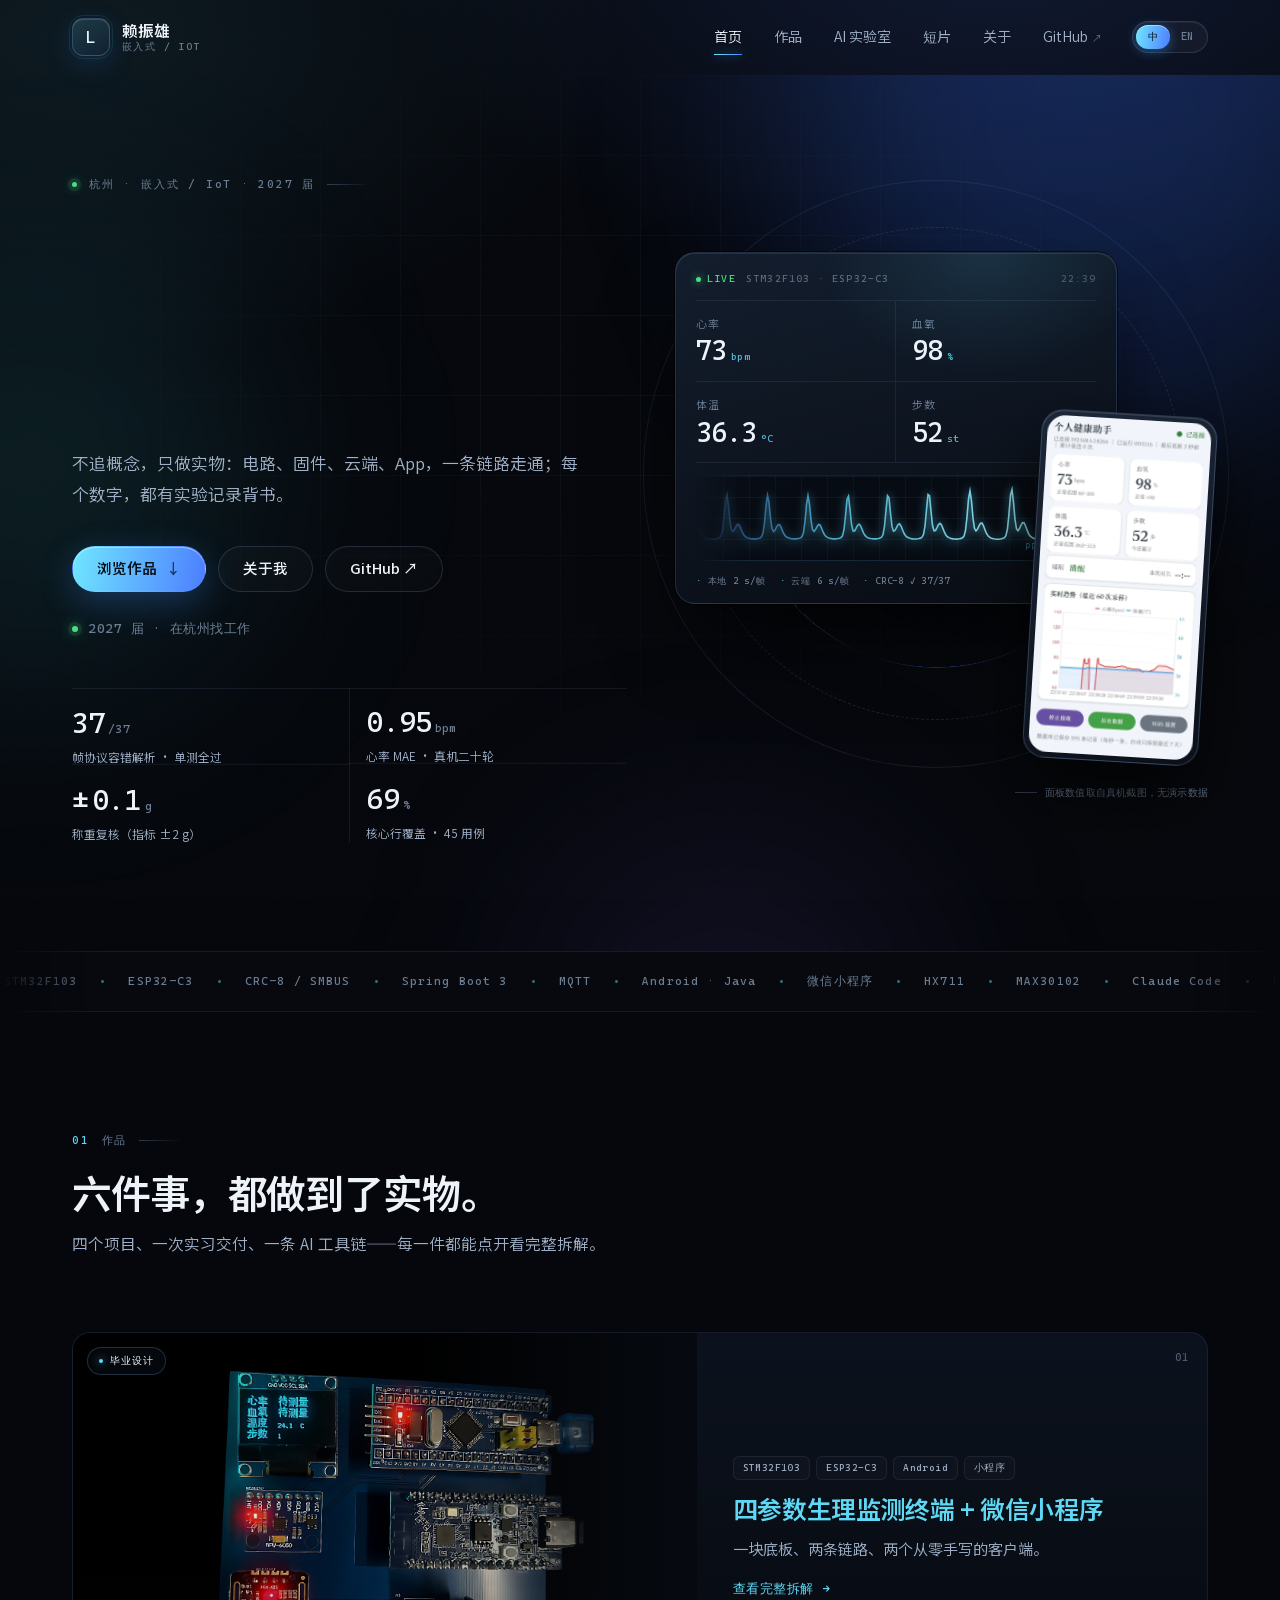
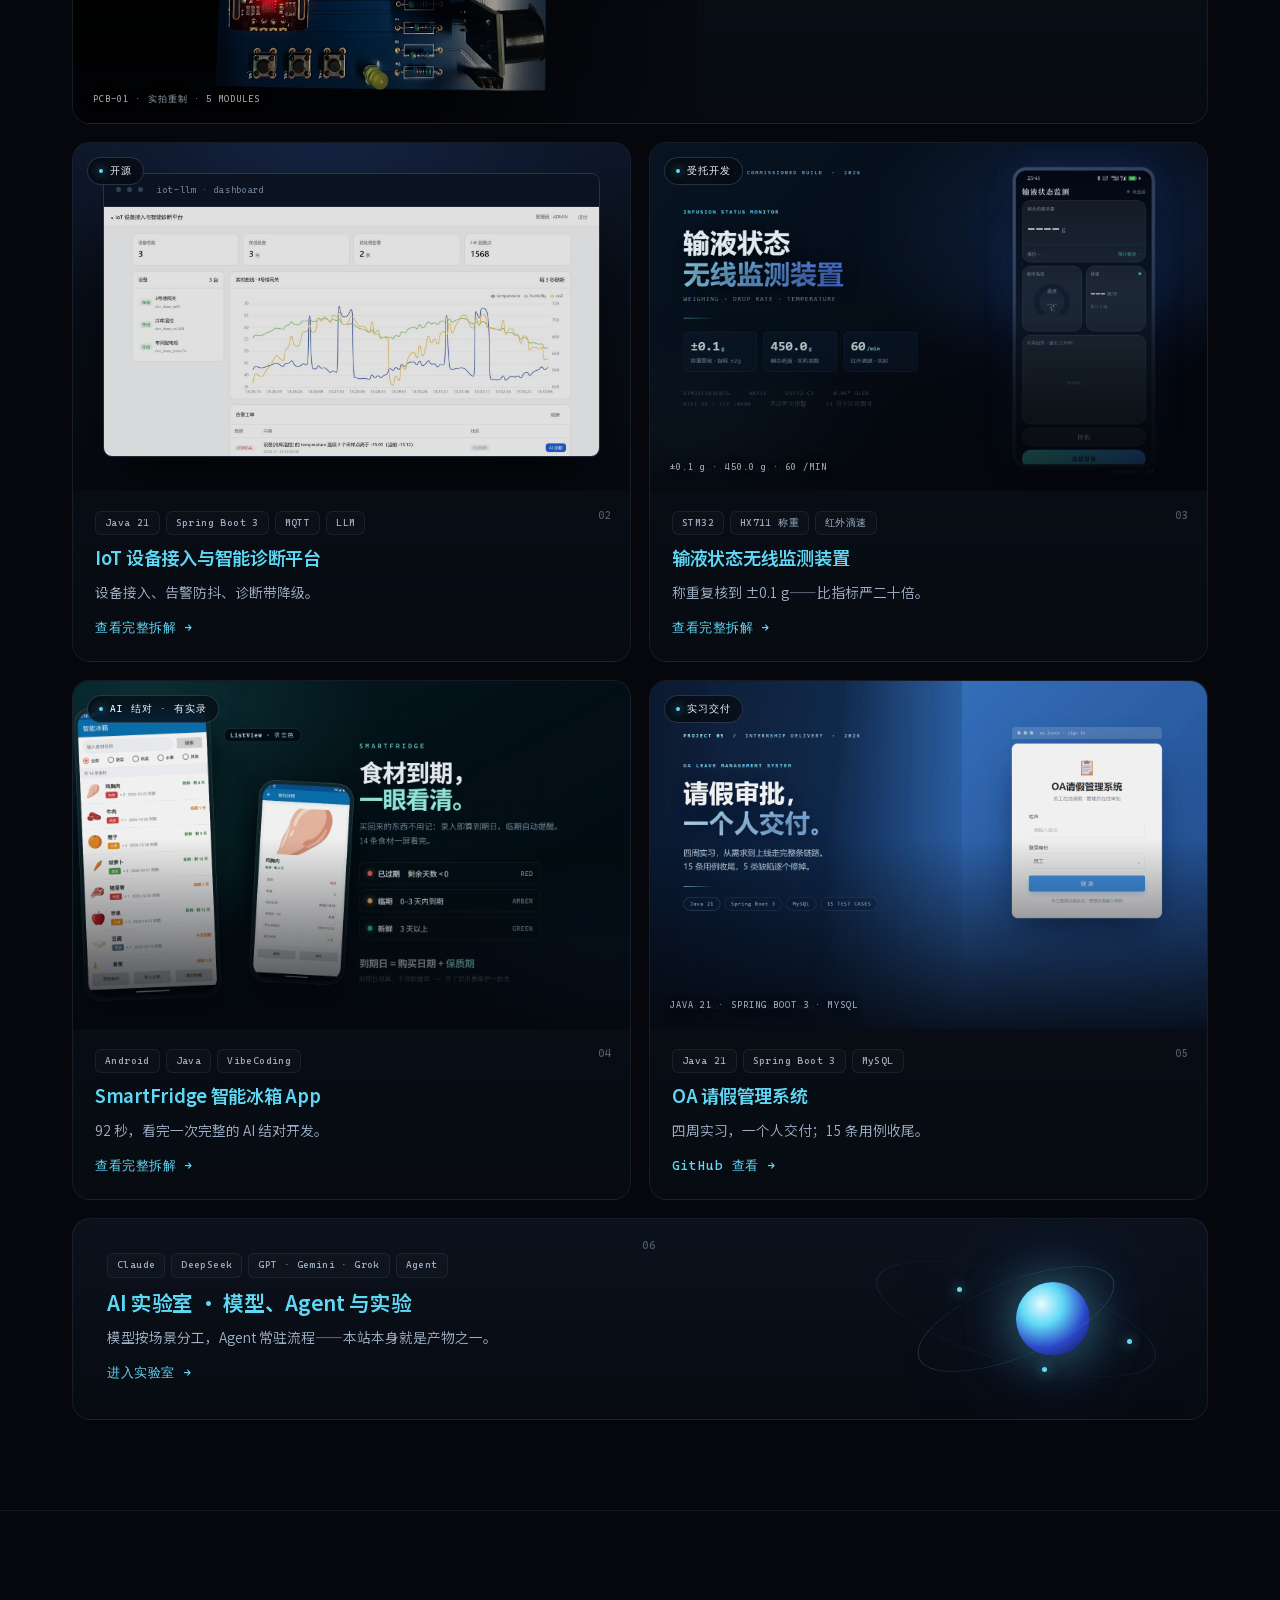
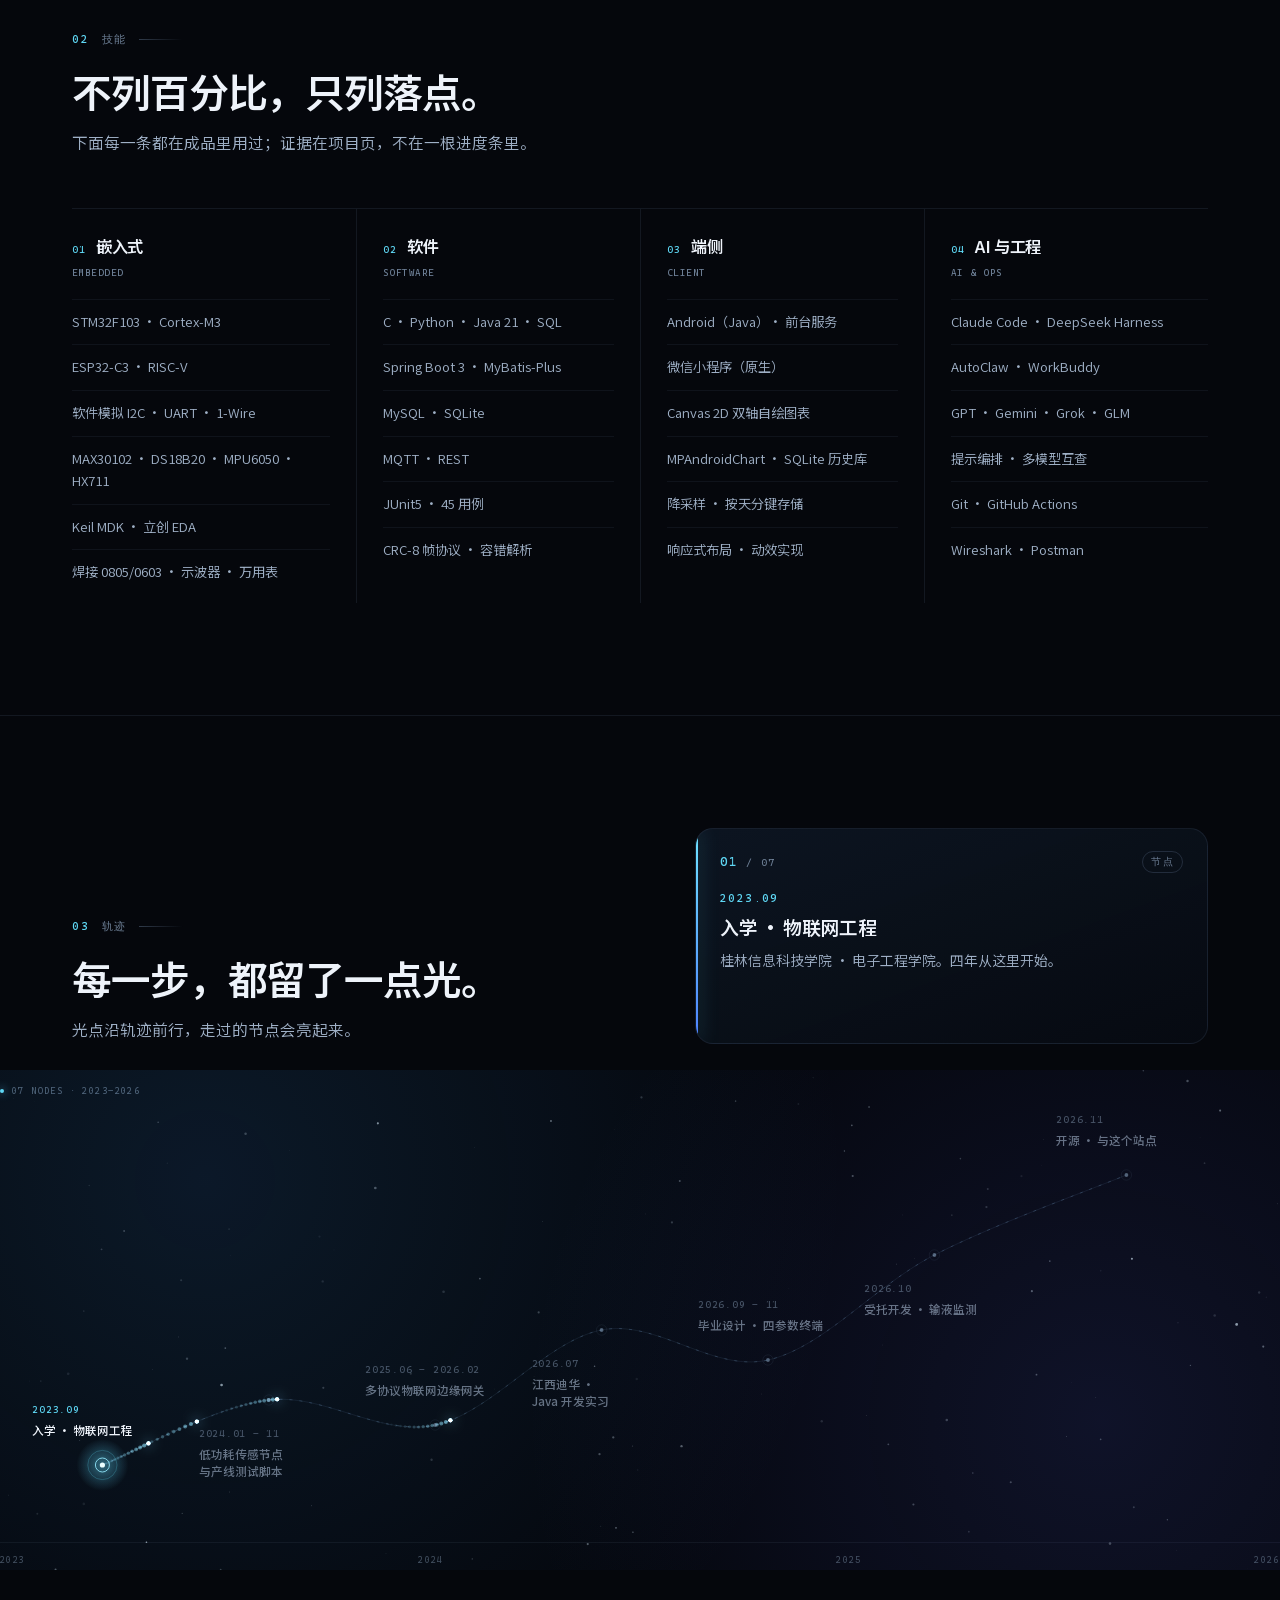
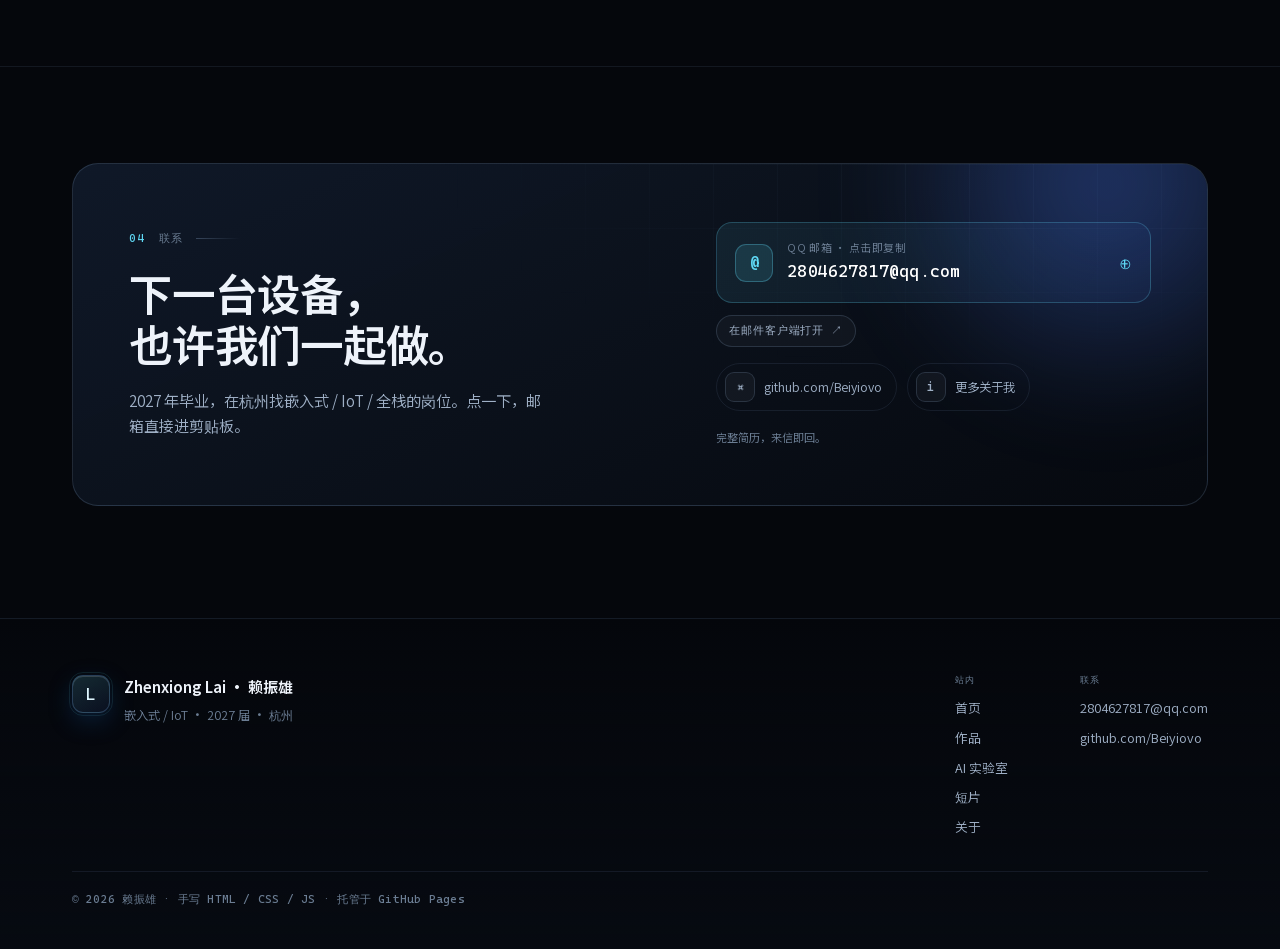
<file: index.html>
<!DOCTYPE html>
<html lang="zh-CN" data-lang="zh">
<head>
<meta charset="utf-8">
<meta name="viewport" content="width=device-width, initial-scale=1">
<title>赖振雄 · 嵌入式 / IoT 全栈作品集</title>
<meta name="description" content="赖振雄的个人作品集：四参数生理监测终端、IoT+LLM 开源平台、输液监测装置、智能冰箱 App。2027 届，求职杭州。从电路与固件到云端与 App，所有数据可溯源。">
<meta property="og:type" content="website">
<meta property="og:site_name" content="Zhenxiong Lai · 赖振雄">
<meta property="og:title" content="赖振雄 · 嵌入式 / IoT 全栈作品集">
<meta property="og:description" content="真实项目 · 可核验数据 · STM32 / ESP32 / Spring Boot / 小程序。四参数生理监测终端、IoT+LLM 平台、输液监测装置、智能冰箱 App。">
<meta property="og:image" content="https://beiyiovo.github.io/assets/media/og.jpg">
<meta name="twitter:card" content="summary_large_image">
<meta name="twitter:image" content="https://beiyiovo.github.io/assets/media/og.jpg">
<link rel="canonical" href="https://beiyiovo.github.io/">
<meta property="og:url" content="https://beiyiovo.github.io/">
<link rel="icon" href="assets/favicon.svg" type="image/svg+xml">
<meta name="theme-color" content="#05070c">
<link rel="preload" as="font" type="font/woff2" href="assets/fonts/noto-sans-sc-vf.woff2" crossorigin>
<link rel="stylesheet" href="assets/css/main.css?v=25">
<script>document.documentElement.classList.add('js');try{var l=localStorage.getItem('site-lang');if(l){document.documentElement.dataset.lang=l;}}catch(e){}</script>
<script>
var _hmt = _hmt || [];
(function() {
var hm = document.createElement("script");
hm.src = "https://hm.baidu.com/hm.js?393ff6473192b2e45f8393059de52e67";
var s = document.getElementsByTagName("script")[0];
s.parentNode.insertBefore(hm, s);
})();
</script>
</head>
<body>

<header class="nav">
  <div class="container nav-inner">
    <a class="logo" href="index.html" aria-label="赖振雄 · 首页">
      <span class="logo-mark">L</span>
      <span class="logo-text"><b data-i18n data-en="Zhenxiong Lai">赖振雄</b><i data-i18n data-en="Embedded / IoT">嵌入式 / IoT</i></span>
    </a>
    <nav class="nav-links" id="menu">
      <a href="index.html" class="active" data-i18n data-en="Home">首页</a>
      <a href="#projects" data-i18n data-en="Work">作品</a>
      <a href="lab.html" data-i18n data-en="AI Lab">AI 实验室</a>
      <a href="shorts.html" data-i18n data-en="Shorts">短片</a>
      <a href="about.html" data-i18n data-en="About">关于</a>
      <a href="https://github.com/Beiyiovo" target="_blank" rel="noopener" class="nav-ext">GitHub<i>↗</i></a>
      <div class="lang-switch" role="group" aria-label="Language / 语言">
        <button class="ls-btn" type="button" data-lang-set="zh" aria-pressed="true">中</button>
        <button class="ls-btn" type="button" data-lang-set="en" aria-pressed="false">EN</button>
        <span class="ls-pill" aria-hidden="true"></span>
      </div>
    </nav>
    <button class="burger" aria-label="Menu" aria-expanded="false"><span></span><span></span></button>
  </div>
</header>

<main>
  <!-- ================= HERO ================= -->
  <section class="hero">
    <div class="hero-bg" aria-hidden="true">
      <span class="glow g1"></span><span class="glow g2"></span><span class="glow g3"></span>
      <span class="hero-grid-lines"></span>
    </div>

    <div class="container hero-grid">
      <div class="hero-copy">
        <p class="kicker reveal"><span class="k-dot"></span><span data-i18n data-en="Hangzhou · Embedded / IoT · Class of 2027">杭州 · 嵌入式 / IoT · 2027 届</span></p>
        <h1 class="reveal" data-delay="0.04s" data-i18n data-en='Measured.<br>Delivered.<br><span class="grad-text">Reproducible.</span>'>测得准。<br>传得稳。<br><span class="grad-text">可复现。</span></h1>
        <p class="lead reveal" data-delay="0.1s" data-i18n data-en="No buzzwords — just working devices. One person carries the pipeline from schematic to app, with lab records behind every number.">不追概念，只做实物：电路、固件、云端、App，一条链路走通；每个数字，都有实验记录背书。</p>
        <div class="cta-row reveal" data-delay="0.16s">
          <a class="btn primary" href="#projects"><span data-i18n data-en="Browse work">浏览作品</span><i>↓</i></a>
          <a class="btn ghost" href="about.html" data-i18n data-en="About me">关于我</a>
          <a class="btn ghost" href="https://github.com/Beiyiovo" target="_blank" rel="noopener" data-i18n data-en="GitHub ↗">GitHub ↗</a>
        </div>
        <p class="status reveal" data-delay="0.2s"><span class="dot"></span><span data-i18n data-en="Class of 2027 — job hunting in Hangzhou">2027 届 · 在杭州找工作</span></p>

        <div class="stats reveal" data-delay="0.24s">
          <div class="stat">
            <div class="num"><span data-count="37">37</span><small>/37</small></div>
            <div class="lbl" data-i18n data-en="Frame-parser unit tests, all passing">帧协议容错解析 · 单测全过</div>
          </div>
          <div class="stat">
            <div class="num"><span data-count="0.95" data-dec="2">0.95</span><small>bpm</small></div>
            <div class="lbl" data-i18n data-en="Heart-rate MAE, 20 real trials">心率 MAE · 真机二十轮</div>
          </div>
          <div class="stat">
            <div class="num">±<span data-count="0.1" data-dec="1">0.1</span><small>g</small></div>
            <div class="lbl" data-i18n data-en="Weighing re-check vs ±2 g spec">称重复核（指标 ±2 g）</div>
          </div>
          <div class="stat">
            <div class="num"><span data-count="69">69</span><small>%</small></div>
            <div class="lbl" data-i18n data-en="Core line coverage, 45 tests">核心行覆盖 · 45 用例</div>
          </div>
        </div>
      </div>

      <!-- 主视觉：实机仪表 -->
      <div class="hero-visual reveal" data-delay="0.14s">
        <div class="hv-stage" id="hvStage">
          <div class="hv-rings" aria-hidden="true">
            <span class="ring r1"></span>
            <span class="ring r2"></span>
            <span class="ring r3"></span>
            <span class="ring-tick"></span>
          </div>
          <div class="hv-panel" id="hvPanel">
            <div class="hp-top">
              <span class="hp-live"><i></i>LIVE</span>
              <span class="hp-id">STM32F103 · ESP32-C3</span>
              <span class="hp-time">22:39</span>
            </div>
            <div class="hp-metrics">
              <div class="hp-m"><span class="hp-k" data-i18n data-en="Heart rate">心率</span><span class="hp-v">73<em>bpm</em></span></div>
              <div class="hp-m"><span class="hp-k" data-i18n data-en="SpO₂">血氧</span><span class="hp-v">98<em>%</em></span></div>
              <div class="hp-m"><span class="hp-k" data-i18n data-en="Temp">体温</span><span class="hp-v">36.3<em>°C</em></span></div>
              <div class="hp-m"><span class="hp-k" data-i18n data-en="Steps">步数</span><span class="hp-v">52<em>st</em></span></div>
            </div>
            <div class="hp-wave">
              <canvas id="hvWave" aria-hidden="true"></canvas>
              <span class="hp-wave-lbl">PPG · 60 s</span>
            </div>
            <div class="hp-foot">
              <span data-i18n data-en="Local 2 s/frame">本地 2 s/帧</span>
              <span data-i18n data-en="Cloud 6 s/frame">云端 6 s/帧</span>
              <span>CRC-8 ✓ 37/37</span>
            </div>
          </div>

          <div class="hv-phone"><img src="assets/media/p1-app-hero.webp" alt="个人健康助手 Android App 实机界面" width="480" height="1067"></div>
        </div>
        <p class="hv-cap"><i></i><span data-i18n data-en="Panel values from the real device screenshots — no mock data.">面板数值取自真机截图，无演示数据</span></p>
      </div>
    </div>
  </section>

  <!-- ================= 技术带 ================= -->
  <div class="ticker" aria-hidden="true">
    <div class="ticker-track">
      <span>STM32F103</span><i>·</i><span>ESP32-C3</span><i>·</i><span>CRC-8 / SMBUS</span><i>·</i><span>Spring Boot 3</span><i>·</i><span>MQTT</span><i>·</i><span>Android · Java</span><i>·</i><span data-i18n data-en="WeChat Mini Program">微信小程序</span><i>·</i><span>HX711</span><i>·</i><span>MAX30102</span><i>·</i><span>Claude Code</span><i>·</i><span>DeepSeek</span><i>·</i><span>GitHub Actions</span><i>·</i>
      <span>STM32F103</span><i>·</i><span>ESP32-C3</span><i>·</i><span>CRC-8 / SMBUS</span><i>·</i><span>Spring Boot 3</span><i>·</i><span>MQTT</span><i>·</i><span>Android · Java</span><i>·</i><span data-i18n data-en="WeChat Mini Program">微信小程序</span><i>·</i><span>HX711</span><i>·</i><span>MAX30102</span><i>·</i><span>Claude Code</span><i>·</i><span>DeepSeek</span><i>·</i><span>GitHub Actions</span><i>·</i>
    </div>
  </div>

  <!-- ================= 作品 ================= -->
  <section class="sec" id="projects">
    <div class="container">
      <div class="sec-head reveal">
        <p class="kicker"><b>01</b><span data-i18n data-en="Selected work">作品</span></p>
        <h2 data-i18n data-en="Six things, built end to end.">六件事，都做到了实物。</h2>
        <p class="sub" data-i18n data-en="Four projects, one internship delivery, one AI toolchain — each opens into a full breakdown.">四个项目、一次实习交付、一条 AI 工具链——每一件都能点开看完整拆解。</p>
      </div>

      <div class="cards">
        <a class="pcard featured reveal" href="projects/health-assistant.html">
          <div class="pcard-media photo">
            <img class="pcard-cover" src="assets/media/p1-device-hero.jpg" alt="四参数生理监测终端整机产品图（基于实拍重制）" loading="lazy">
            <span class="plate-cap on-photo">PCB-01 · 实拍重制 · 5 MODULES</span>
            <span class="pc-badge"><i></i><span data-i18n data-en="Thesis project">毕业设计</span></span>
          </div>
          <div class="pcard-body">
            <div class="pc-index">01</div>
            <div class="tags"><span class="tag">STM32F103</span><span class="tag">ESP32-C3</span><span class="tag">Android</span><span class="tag" data-i18n data-en="Mini Program">小程序</span></div>
            <h3 data-i18n data-en="Four-parameter Health Monitor + WeChat Mini Program">四参数生理监测终端 + 微信小程序</h3>
            <p data-i18n data-en="One carrier board, two uplinks, two clients written from scratch.">一块底板、两条链路、两个从零手写的客户端。</p>
            <span class="more" data-i18n data-en="Read the breakdown"><span>查看完整拆解</span><i>→</i></span>
          </div>
        </a>

        <a class="pcard reveal" href="projects/iot-llm-platform.html">
          <div class="pcard-media frame">
            <div class="browser">
              <div class="browser-bar"><i></i><i></i><i></i><span>iot-llm · dashboard</span></div>
              <img class="pcard-cover" src="assets/media/iot-dashboard.jpg" alt="IoT 平台仪表盘" loading="lazy">
            </div>
            <span class="pc-badge"><i></i><span data-i18n data-en="Open source">开源</span></span>
          </div>
          <div class="pcard-body">
            <div class="pc-index">02</div>
            <div class="tags"><span class="tag">Java 21</span><span class="tag">Spring Boot 3</span><span class="tag">MQTT</span><span class="tag">LLM</span></div>
            <h3 data-i18n data-en="IoT Access and AI Diagnosis Platform">IoT 设备接入与智能诊断平台</h3>
            <p data-i18n data-en="Devices onboard, debounced alerts, diagnosis with a graceful fallback.">设备接入、告警防抖、诊断带降级。</p>
            <span class="more" data-i18n data-en="Read the breakdown"><span>查看完整拆解</span><i>→</i></span>
          </div>
        </a>

        <a class="pcard reveal" href="projects/infusion-monitor.html">
          <div class="pcard-media photo">
            <img class="pcard-cover" src="assets/media/p2-cover.jpg" alt="输液状态无线监测装置 · 真机 App 界面与实测指标" loading="lazy">
            <span class="plate-cap on-photo">±0.1 g · 450.0 g · 60 /MIN</span>
            <span class="pc-badge"><i></i><span data-i18n data-en="Commissioned">受托开发</span></span>
          </div>
          <div class="pcard-body">
            <div class="pc-index">03</div>
            <div class="tags"><span class="tag">STM32</span><span class="tag" data-i18n data-en="HX711 weighing">HX711 称重</span><span class="tag" data-i18n data-en="IR drop rate">红外滴速</span></div>
            <h3 data-i18n data-en="Infusion Status Monitor">输液状态无线监测装置</h3>
            <p data-i18n data-en="Weighing re-checked to ±0.1 g — twenty times tighter than spec.">称重复核到 ±0.1 g——比指标严二十倍。</p>
            <span class="more" data-i18n data-en="Read the breakdown"><span>查看完整拆解</span><i>→</i></span>
          </div>
        </a>

        <a class="pcard reveal" href="projects/smart-fridge.html">
          <div class="pcard-media">
            <img class="pcard-cover" src="assets/media/sf-cover.jpg" alt="SmartFridge App" loading="lazy">
            <span class="pc-badge"><i></i><span data-i18n data-en="AI pairing · video">AI 结对 · 有实录</span></span>
          </div>
          <div class="pcard-body">
            <div class="pc-index">04</div>
            <div class="tags"><span class="tag">Android</span><span class="tag">Java</span><span class="tag">VibeCoding</span></div>
            <h3 data-i18n data-en="SmartFridge — Food Management App">SmartFridge 智能冰箱 App</h3>
            <p data-i18n data-en="Ninety-two seconds to watch a full AI pair-programming session.">92 秒，看完一次完整的 AI 结对开发。</p>
            <span class="more" data-i18n data-en="Read the breakdown"><span>查看完整拆解</span><i>→</i></span>
          </div>
        </a>

        <a class="pcard reveal" href="https://github.com/Beiyiovo/leave-management" target="_blank" rel="noopener">
          <div class="pcard-media photo">
            <img class="pcard-cover" src="assets/media/oa-cover.jpg" alt="OA 请假管理系统 · 登录页与项目概览" loading="lazy">
            <span class="plate-cap on-photo">JAVA 21 · SPRING BOOT 3 · MYSQL</span>
            <span class="pc-badge"><i></i><span data-i18n data-en="Internship">实习交付</span></span>
          </div>
          <div class="pcard-body">
            <div class="pc-index">05</div>
            <div class="tags"><span class="tag">Java 21</span><span class="tag">Spring Boot 3</span><span class="tag">MySQL</span></div>
            <h3 data-i18n data-en="OA Leave Management System">OA 请假管理系统</h3>
            <p data-i18n data-en="Four weeks, one person, end to end — verified by 15 test cases.">四周实习，一个人交付；15 条用例收尾。</p>
            <span class="more" data-i18n data-en="View on GitHub"><span>GitHub 查看</span><i>→</i></span>
          </div>
        </a>

        <a class="pcard wide lab-card reveal" href="lab.html">
          <div class="pcard-body">
            <div class="pc-index">06</div>
            <div class="tags"><span class="tag">Claude</span><span class="tag">DeepSeek</span><span class="tag">GPT · Gemini · Grok</span><span class="tag">Agent</span></div>
            <h3 data-i18n data-en="AI Lab — models, agents, experiments">AI 实验室 · 模型、Agent 与实验</h3>
            <p data-i18n data-en="Models split by strength, agents in the pipeline — this site itself is one of the artifacts.">模型按场景分工，Agent 常驻流程——本站本身就是产物之一。</p>
            <span class="more" data-i18n data-en="Enter the lab"><span>进入实验室</span><i>→</i></span>
          </div>
          <div class="lab-visual" aria-hidden="true">
            <span class="lv-core"></span><span class="lv-ring a"></span><span class="lv-ring b"></span>
            <span class="lv-dot d1"></span><span class="lv-dot d2"></span><span class="lv-dot d3"></span>
          </div>
        </a>
      </div>
    </div>
  </section>

  <!-- ================= 技能 ================= -->
  <section class="sec sec-skills" id="skills">
    <div class="container">
      <div class="sec-head reveal">
        <p class="kicker"><b>02</b><span data-i18n data-en="Skills">技能</span></p>
        <h2 data-i18n data-en="No percentages. Point at the project.">不列百分比，只列落点。</h2>
        <p class="sub" data-i18n data-en="Every line below appears in a shipped project — the links are the proof, not a bar chart.">下面每一条都在成品里用过；证据在项目页，不在一根进度条里。</p>
      </div>

      <div class="skill-matrix">
        <div class="sk-col reveal">
          <div class="sk-head"><span class="sk-no">01</span><h3 data-i18n data-en="Embedded">嵌入式</h3><span class="sk-en">Embedded</span></div>
          <ul>
            <li><span>STM32F103 · Cortex-M3</span></li>
            <li><span>ESP32-C3 · RISC-V</span></li>
            <li data-i18n data-en="Bit-banged I2C · UART · 1-Wire"><span>软件模拟 I2C · UART · 1-Wire</span></li>
            <li><span>MAX30102 · DS18B20 · MPU6050 · HX711</span></li>
            <li><span>Keil MDK · <span data-i18n data-en="EasyEDA">立创 EDA</span></span></li>
            <li data-i18n data-en="Soldering 0805/0603 · scope · multimeter"><span>焊接 0805/0603 · 示波器 · 万用表</span></li>
          </ul>
        </div>
        <div class="sk-col reveal" data-delay="0.06s">
          <div class="sk-head"><span class="sk-no">02</span><h3 data-i18n data-en="Software">软件</h3><span class="sk-en">Software</span></div>
          <ul>
            <li><span>C · Python · Java 21 · SQL</span></li>
            <li><span>Spring Boot 3 · MyBatis-Plus</span></li>
            <li><span>MySQL · SQLite</span></li>
            <li><span>MQTT · REST</span></li>
            <li><span>JUnit5 · 45 <span data-i18n data-en="test cases">用例</span></span></li>
            <li data-i18n data-en="CRC-8 framing · protocol tolerance"><span>CRC-8 帧协议 · 容错解析</span></li>
          </ul>
        </div>
        <div class="sk-col reveal" data-delay="0.12s">
          <div class="sk-head"><span class="sk-no">03</span><h3 data-i18n data-en="Client">端侧</h3><span class="sk-en">Client</span></div>
          <ul>
            <li data-i18n data-en="Android (Java) · foreground service"><span>Android（Java）· 前台服务</span></li>
            <li data-i18n data-en="Native WeChat Mini Program"><span>微信小程序（原生）</span></li>
            <li data-i18n data-en="Canvas 2D dual-axis charts"><span>Canvas 2D 双轴自绘图表</span></li>
            <li data-i18n data-en="MPAndroidChart · SQLite history"><span>MPAndroidChart · SQLite 历史库</span></li>
            <li data-i18n data-en="Downsampling · day-keyed storage"><span>降采样 · 按天分键存储</span></li>
            <li data-i18n data-en="Responsive layout · motion"><span>响应式布局 · 动效实现</span></li>
          </ul>
        </div>
        <div class="sk-col reveal" data-delay="0.18s">
          <div class="sk-head"><span class="sk-no">04</span><h3 data-i18n data-en="AI &amp; Ops">AI 与工程</h3><span class="sk-en">AI &amp; Ops</span></div>
          <ul>
            <li><span>Claude Code · DeepSeek Harness</span></li>
            <li><span>AutoClaw · WorkBuddy</span></li>
            <li><span>GPT · Gemini · Grok · GLM</span></li>
            <li data-i18n data-en="Prompt orchestration · review loop"><span>提示编排 · 多模型互查</span></li>
            <li><span>Git · GitHub Actions</span></li>
            <li><span>Wireshark · Postman</span></li>
          </ul>
        </div>
      </div>
    </div>
  </section>

  <!-- ================= 轨迹 ================= -->
  <section class="sec sec-trace" id="trace">
    <div class="container">
      <div class="trace-head">
        <div class="sec-head reveal">
          <p class="kicker"><b>03</b><span data-i18n data-en="Trace">轨迹</span></p>
          <h2 data-i18n data-en="Every point left a light.">每一步，都留了一点光。</h2>
          <p class="sub" data-i18n data-en="A light runs the path — each milestone lights up as it passes.">光点沿轨迹前行，走过的节点会亮起来。</p>
        </div>

        <div class="trace-reader reveal" data-delay="0.08s" id="traceReader">
          <div class="tr-meta"><span class="tr-count"><b>01</b> / 07</span><span class="tr-flag" data-i18n data-en="Milestone">节点</span></div>
          <div class="tr-panel">
            <span class="tr-date">2023.09</span>
            <h3 data-i18n data-en="Enrolled — IoT Engineering">入学 · 物联网工程</h3>
            <p data-i18n data-en="Guilin University of Information Technology, School of Electronic Engineering. Four years begin here.">桂林信息科技学院 · 电子工程学院。四年从这里开始。</p>
          </div>
        </div>
      </div>
    </div>

    <div class="trace-stage" id="traceStage">
      <canvas id="traceCanvas" aria-hidden="true"></canvas>
      <div class="trace-nodes" id="traceNodes">
        <article class="tr-node" style="left:8%;top:79%" data-t="0.045" data-x="8" data-y="79" data-side="up">
          <span class="tr-year">2023.09</span>
          <h3 data-i18n data-en="Enrolled — IoT Engineering">入学 · 物联网工程</h3>
          <p data-i18n data-en="Guilin University of Information Technology, School of Electronic Engineering. Four years begin here.">桂林信息科技学院 · 电子工程学院。四年从这里开始。</p>
        </article>
        <article class="tr-node" style="left:21%;top:66%" data-t="0.19" data-x="21" data-y="66" data-side="down">
          <span class="tr-year">2024.01 – 11</span>
          <h3 data-i18n data-en="Sensor nodes &amp; line-test scripts">低功耗传感节点与产线测试脚本</h3>
          <p data-i18n data-en="Python/PySerial automated test scripts; MQTT uplink frames verified packet by packet in Wireshark.">Python/PySerial 自动化测试脚本；用 Wireshark 逐包核对 MQTT 上行报文。</p>
        </article>
        <article class="tr-node" style="left:34%;top:71%" data-t="0.33" data-x="34" data-y="71" data-side="up">
          <span class="tr-year">2025.06 – 2026.02</span>
          <h3 data-i18n data-en="Multi-protocol edge gateway">多协议物联网边缘网关</h3>
          <p data-i18n data-en="ESP8266 and ZigBee CC2530 access, power design and bring-up on embedded Linux.">ESP8266 与 ZigBee CC2530 接入、供电设计，在嵌入式 Linux 上跑通。</p>
        </article>
        <article class="tr-node" style="left:47%;top:52%" data-t="0.47" data-x="47" data-y="52" data-side="down">
          <span class="tr-year">2026.07</span>
          <h3 data-i18n data-en="Java intern — Dihua, 4 weeks">江西迪华 · Java 开发实习</h3>
          <p data-i18n data-en="Delivered an OA leave-management system solo; fixed 5 defect classes; 15 test cases executed.">独立交付 OA 请假系统；修 5 类缺陷；15 条用例全部执行。</p>
        </article>
        <article class="tr-node" style="left:60%;top:58%" data-t="0.61" data-x="60" data-y="58" data-side="up">
          <span class="tr-year">2026.09 – 11</span>
          <h3 data-i18n data-en="Thesis — health monitor">毕业设计 · 四参数终端</h3>
          <p data-i18n data-en="Hardware, firmware, cloud link, Android app and mini program — all verified on real devices.">硬件 → 固件 → 云端 → Android + 小程序，全部实机跑通并实测验证。</p>
        </article>
        <article class="tr-node" style="left:73%;top:37%" data-t="0.75" data-x="73" data-y="37" data-side="down">
          <span class="tr-year">2026.10</span>
          <h3 data-i18n data-en="Commissioned — infusion monitor">受托开发 · 输液监测</h3>
          <p data-i18n data-en="Weighing plus drop-rate sensing; calibration re-checked to ±0.1 g across 13 firmware builds.">称重加滴速检测；13 段固件迭代后，标定复核到 ±0.1 g。</p>
        </article>
        <article class="tr-node" style="left:88%;top:21%" data-t="0.9" data-x="88" data-y="21" data-side="up">
          <span class="tr-year">2026.11</span>
          <h3 data-i18n data-en="Open source &amp; this site">开源 · 与这个站点</h3>
          <p data-i18n data-en="iot-llm-platform goes open source; the portfolio you are reading ships in the same session.">iot-llm-platform 开源；你正在读的这个站点，也在同一条流水线里上线。</p>
        </article>
      </div>
      <span class="trace-tag" aria-hidden="true"><i></i>07 NODES · 2023—2026</span>
      <div class="trace-axis" aria-hidden="true"><span>2023</span><span>2024</span><span>2025</span><span>2026</span></div>
    </div>
  </section>

  <!-- ================= 联系 ================= -->
  <section class="sec sec-contact" id="contact">
    <div class="container">
      <div class="contact-card reveal">
        <span class="cc-glow" aria-hidden="true"></span>
        <div class="cc-main">
          <p class="kicker"><b>04</b><span data-i18n data-en="Contact">联系</span></p>
          <h2 data-i18n data-en="The next device could be ours.">下一台设备，<br>也许我们一起做。</h2>
          <p class="sub" data-i18n data-en="Graduating in 2027, looking for embedded / IoT / full-stack roles in Hangzhou. One click copies my mail address.">2027 年毕业，在杭州找嵌入式 / IoT / 全栈的岗位。点一下，邮箱直接进剪贴板。</p>
        </div>
        <div class="cc-links">
          <button class="cc-mail" type="button" data-copy="2804627817@qq.com">
            <span class="cc-ico" aria-hidden="true">@</span>
            <span class="cc-txt"><i data-i18n data-en="QQ Mail — click to copy">QQ 邮箱 · 点击即复制</i><b>2804627817@qq.com</b></span>
            <span class="cc-arrow" aria-hidden="true">⊕</span>
          </button>
          <a class="cc-copy" href="mailto:2804627817@qq.com?subject=Hello%20from%20your%20portfolio" data-i18n data-en="Open in mail app ↗">在邮件客户端打开 ↗</a>
          <div class="cc-alt">
            <a href="https://github.com/Beiyiovo" target="_blank" rel="noopener"><span class="cc-ico sm" aria-hidden="true">⌘</span><span>github.com/Beiyiovo</span></a>
            <a href="about.html"><span class="cc-ico sm" aria-hidden="true">i</span><span data-i18n data-en="More about me">更多关于我</span></a>
          </div>
          <p class="cc-note" data-i18n data-en="A full resume is one reply away — just say hello.">完整简历，来信即回。</p>
        </div>
      </div>
    </div>
  </section>
</main>

<footer class="footer">
  <div class="container footer-inner">
    <div class="f-brand">
      <span class="logo-mark">L</span>
      <div>
        <strong>Zhenxiong Lai · 赖振雄</strong>
        <p data-i18n data-en="Embedded / IoT · Class of 2027 · Hangzhou, China">嵌入式 / IoT · 2027 届 · 杭州</p>
      </div>
    </div>
    <nav class="f-col">
      <h4 data-i18n data-en="Site">站内</h4>
      <a href="index.html" data-i18n data-en="Home">首页</a>
      <a href="index.html#projects" data-i18n data-en="Work">作品</a>
      <a href="lab.html" data-i18n data-en="AI Lab">AI 实验室</a>
      <a href="shorts.html" data-i18n data-en="Shorts">短片</a>
      <a href="about.html" data-i18n data-en="About">关于</a>
    </nav>
    <nav class="f-col">
      <h4 data-i18n data-en="Contact">联系</h4>
      <a href="mailto:2804627817@qq.com">2804627817@qq.com</a>
      <a href="https://github.com/Beiyiovo" target="_blank" rel="noopener">github.com/Beiyiovo</a>
    </nav>
    <p class="fine">© <span class="year">2026</span> 赖振雄 · <span data-i18n data-en="Hand-written HTML / CSS / JS · Hosted on GitHub Pages">手写 HTML / CSS / JS · 托管于 GitHub Pages</span></p>
  </div>
</footer>

<script src="assets/vendor/gsap/gsap.min.js?v=25"></script>
<script src="assets/vendor/gsap/ScrollTrigger.min.js?v=25"></script>
<script src="assets/js/app.js?v=25"></script>
<script src="assets/js/visuals.js?v=25"></script>
<script src="assets/js/analytics.js?v=25"></script>
</body>
</html>
</file>
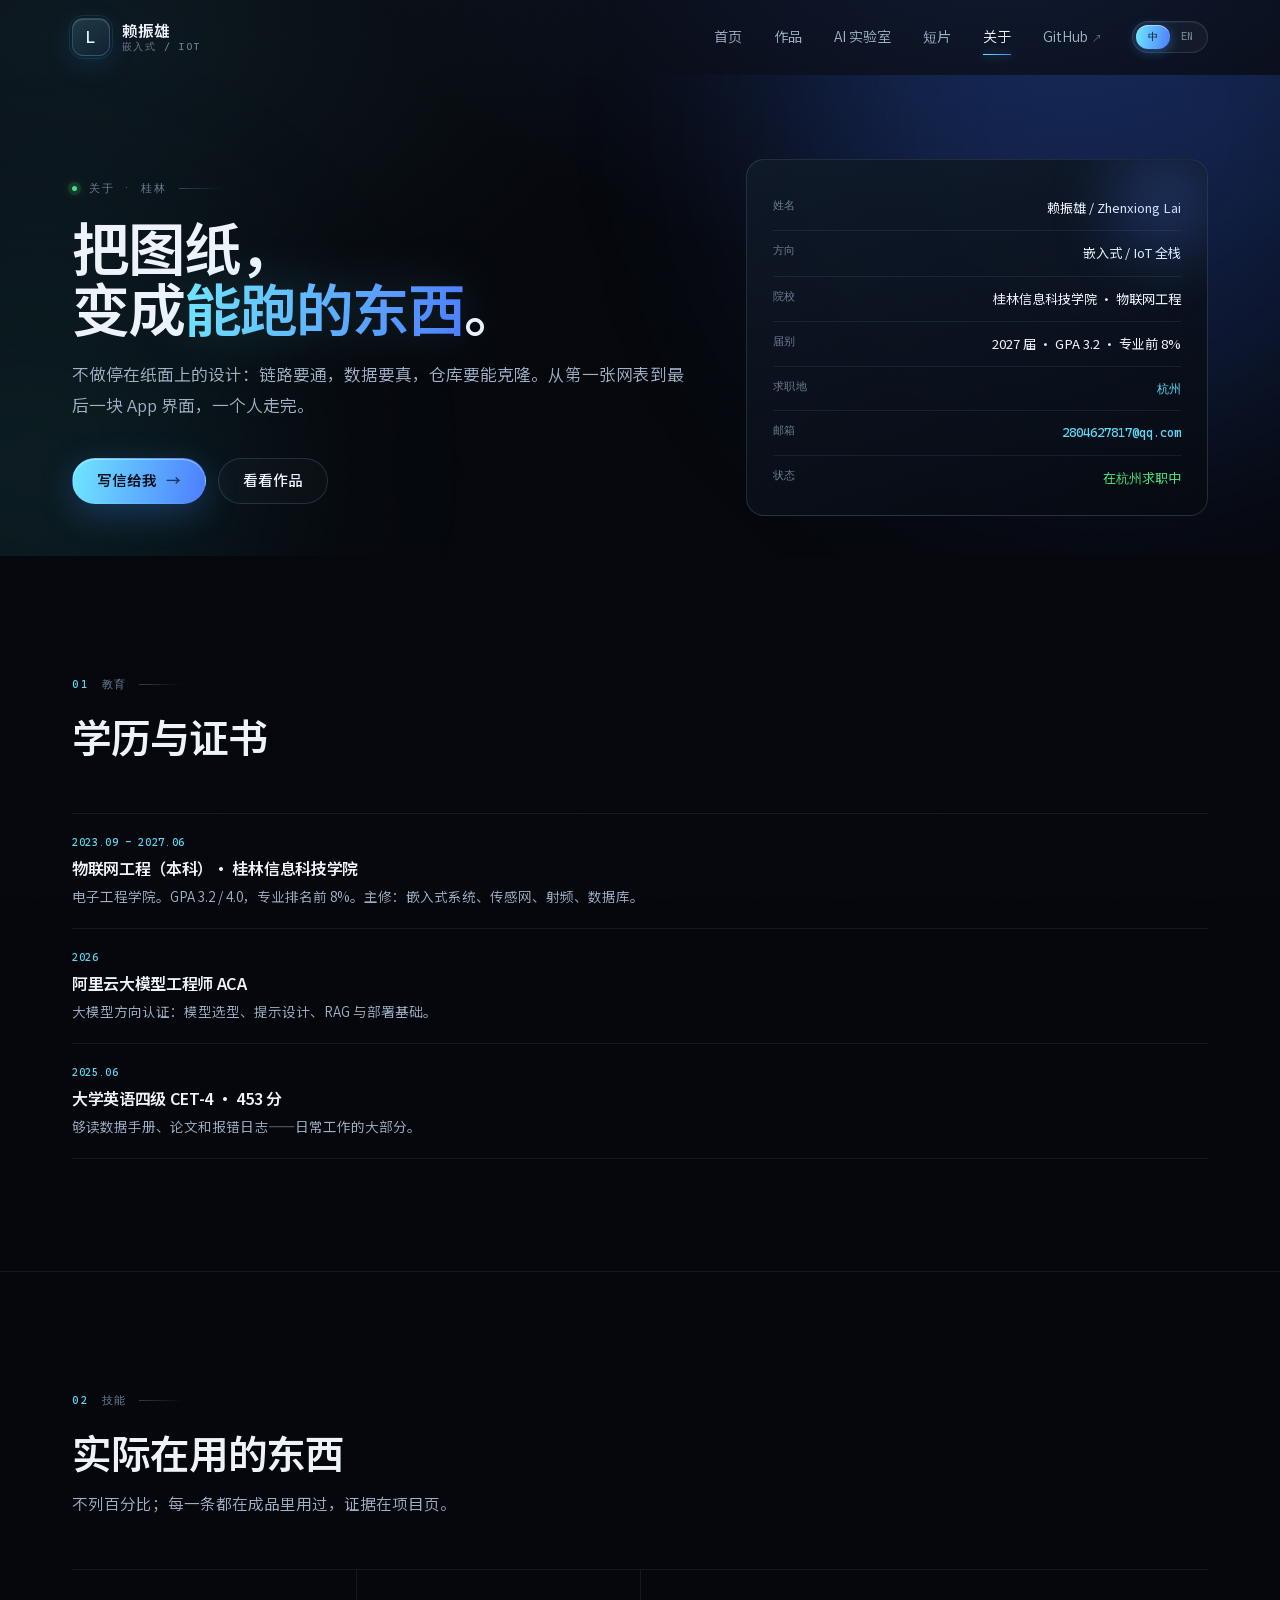
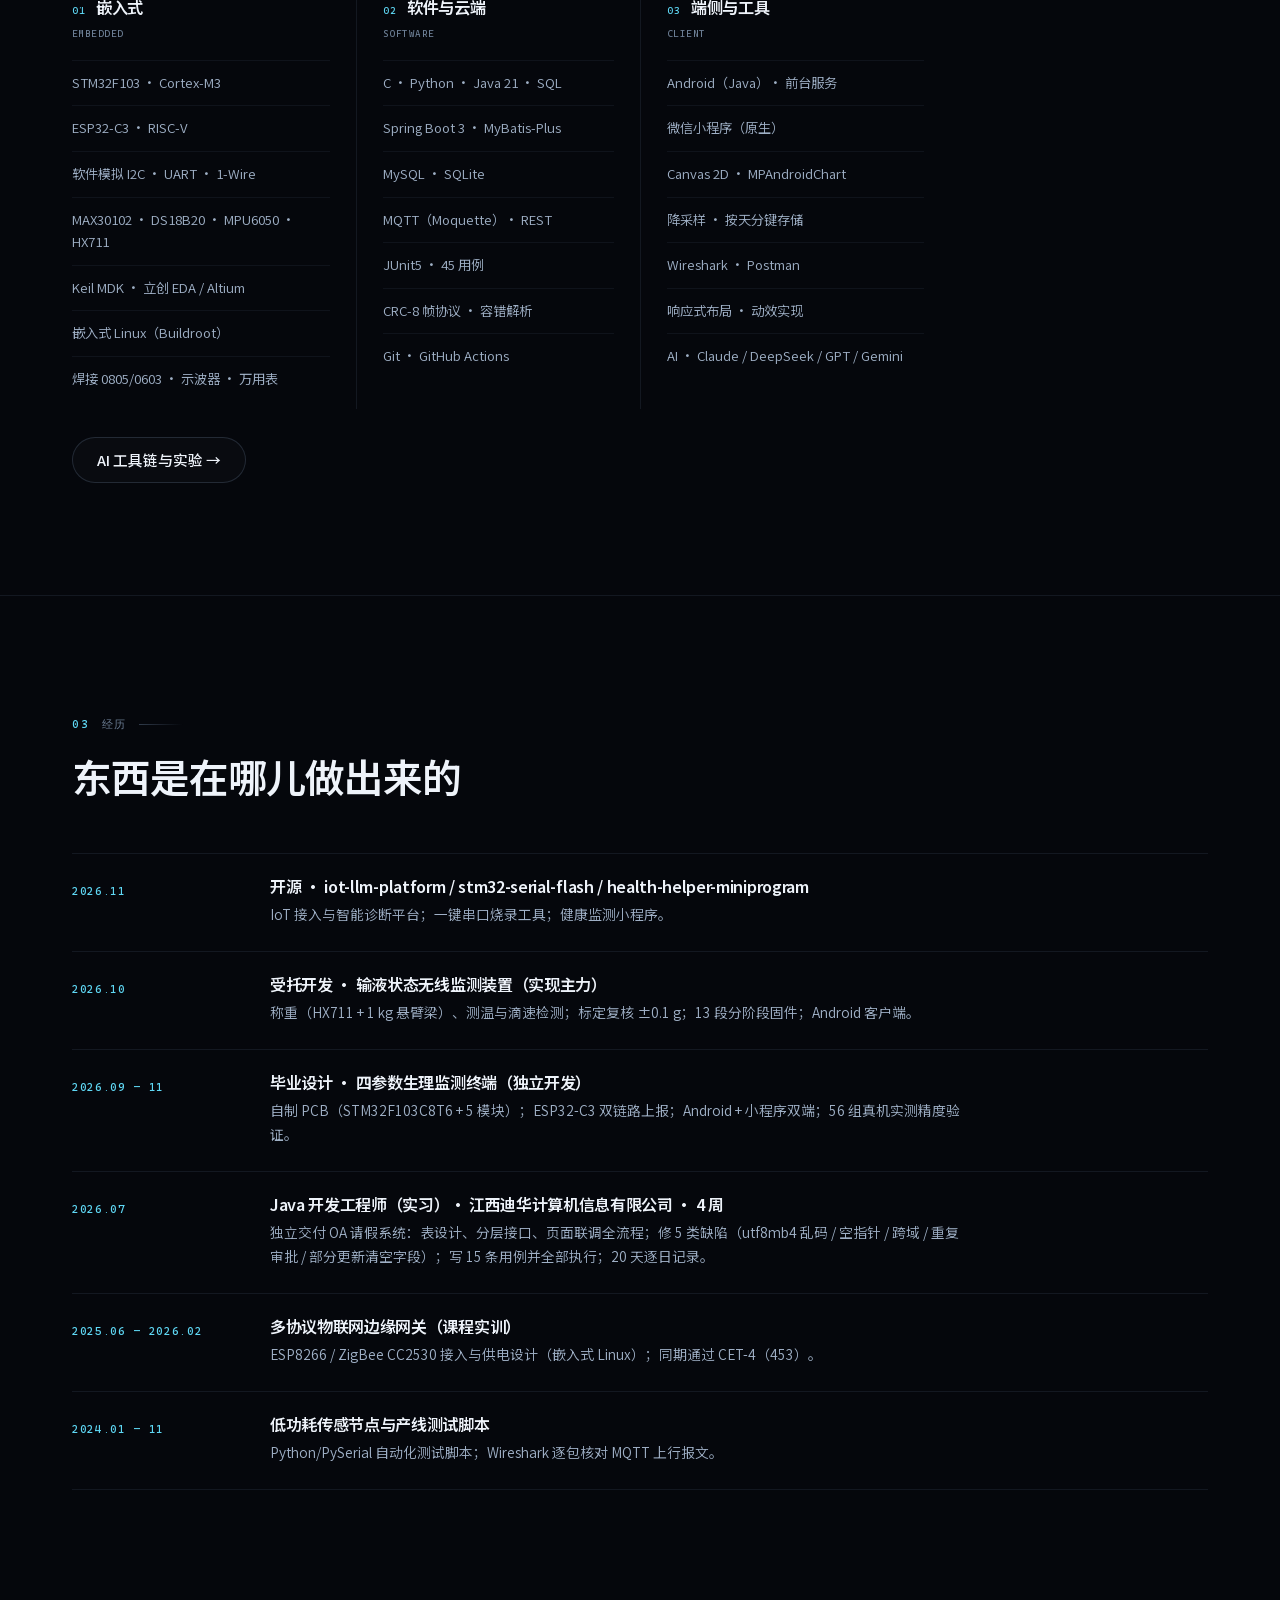
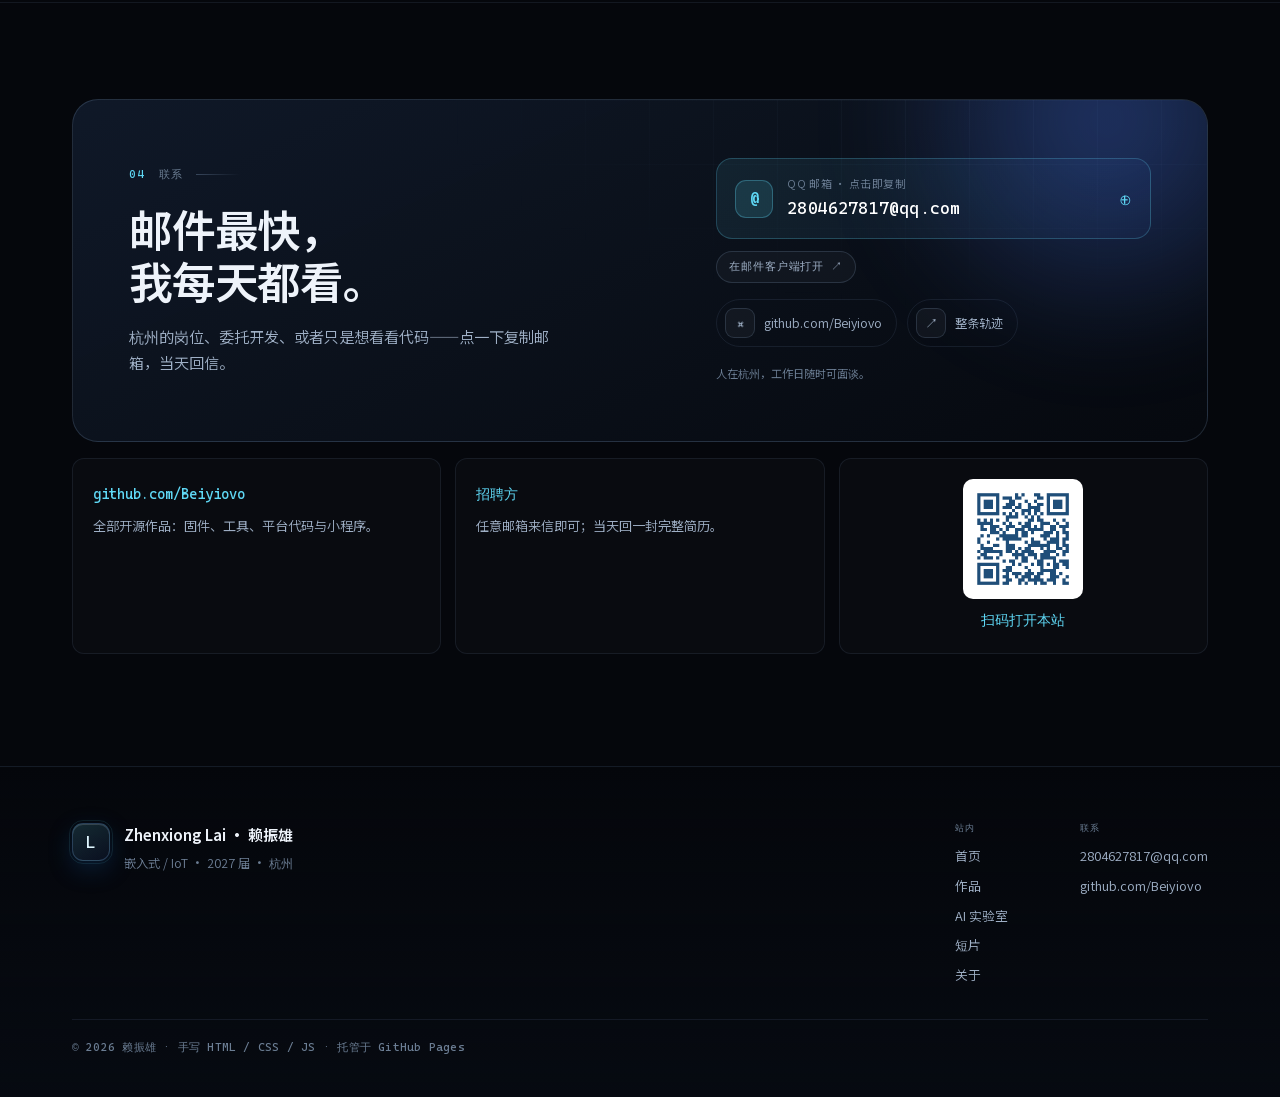
<file: about.html>
<!DOCTYPE html>
<html lang="zh-CN" data-lang="zh">
<head>
<meta charset="utf-8">
<meta name="viewport" content="width=device-width, initial-scale=1">
<title>关于我 · 赖振雄</title>
<meta name="description" content="赖振雄：桂林信息科技学院物联网工程 2027 届，嵌入式 / IoT 全栈方向，求职杭州。教育、技能、实习经历、证书与联系方式（QQ 邮箱 2804627817@qq.com）。">
<meta property="og:type" content="website">
<meta property="og:site_name" content="Zhenxiong Lai · 赖振雄">
<meta property="og:title" content="关于我 · 赖振雄">
<meta property="og:description" content="桂林信息科技学院物联网工程 2027 届，嵌入式 / IoT 全栈方向，求职杭州。教育、技能、实习经历与联系方式。">
<meta property="og:image" content="https://beiyiovo.github.io/assets/media/og.jpg">
<meta name="twitter:card" content="summary_large_image">
<meta name="twitter:image" content="https://beiyiovo.github.io/assets/media/og.jpg">
<link rel="canonical" href="https://beiyiovo.github.io/about.html">
<meta property="og:url" content="https://beiyiovo.github.io/about.html">
<link rel="icon" href="assets/favicon.svg" type="image/svg+xml">
<meta name="theme-color" content="#05070c">
<link rel="preload" as="font" type="font/woff2" href="assets/fonts/noto-sans-sc-vf.woff2" crossorigin>
<link rel="stylesheet" href="assets/css/main.css?v=25">
<script>document.documentElement.classList.add('js');try{var l=localStorage.getItem('site-lang');if(l){document.documentElement.dataset.lang=l;}}catch(e){}</script>
<script>
var _hmt = _hmt || [];
(function() {
var hm = document.createElement("script");
hm.src = "https://hm.baidu.com/hm.js?393ff6473192b2e45f8393059de52e67";
var s = document.getElementsByTagName("script")[0];
s.parentNode.insertBefore(hm, s);
})();
</script>
</head>
<body>

<header class="nav">
  <div class="container nav-inner">
    <a class="logo" href="index.html" aria-label="赖振雄 · 首页">
      <span class="logo-mark">L</span>
      <span class="logo-text"><b data-i18n data-en="Zhenxiong Lai">赖振雄</b><i data-i18n data-en="Embedded / IoT">嵌入式 / IoT</i></span>
    </a>
    <nav class="nav-links" id="menu">
      <a href="index.html" data-i18n data-en="Home">首页</a>
      <a href="index.html#projects" data-i18n data-en="Work">作品</a>
      <a href="lab.html" data-i18n data-en="AI Lab">AI 实验室</a>
      <a href="shorts.html" data-i18n data-en="Shorts">短片</a>
      <a href="about.html" class="active" data-i18n data-en="About">关于</a>
      <a href="https://github.com/Beiyiovo" target="_blank" rel="noopener" class="nav-ext">GitHub<i>↗</i></a>
      <div class="lang-switch" role="group" aria-label="Language / 语言">
        <button class="ls-btn" type="button" data-lang-set="zh" aria-pressed="true">中</button>
        <button class="ls-btn" type="button" data-lang-set="en" aria-pressed="false">EN</button>
        <span class="ls-pill" aria-hidden="true"></span>
      </div>
    </nav>
    <button class="burger" aria-label="Menu" aria-expanded="false"><span></span><span></span></button>
  </div>
</header>

<main>
  <!-- ============ Hero ============ -->
  <section class="ab-hero">
    <div class="hero-bg" aria-hidden="true"><span class="glow g1"></span><span class="glow g2"></span></div>
    <div class="container ab-grid">
      <div>
        <p class="kicker reveal"><span class="k-dot"></span><span data-i18n data-en="About — Guilin, China">关于 · 桂林</span></p>
        <h1 class="reveal" data-delay="0.04s" data-i18n data-en='Turning schematics into<br><span class="grad-text">things that run.</span>'>把图纸，<br>变成<span class="grad-text">能跑的东西</span>。</h1>
        <p class="lead reveal" data-delay="0.1s" data-i18n data-en="Nothing stays on paper: the pipeline must connect, the numbers must be real, the repos must clone. One person, from the first netlist to the last app screen.">不做停在纸面上的设计：链路要通，数据要真，仓库要能克隆。从第一张网表到最后一块 App 界面，一个人走完。</p>
        <div class="cta-row reveal" data-delay="0.16s">
          <button class="btn primary" type="button" data-copy="2804627817@qq.com"><span data-i18n data-en="Write to me">写信给我</span><i>→</i></button>
          <a class="btn ghost" href="index.html#projects" data-i18n data-en="See the work">看看作品</a>
        </div>
      </div>

      <div class="profile-card reveal" data-delay="0.12s">
        <div class="pc-row"><span data-i18n data-en="NAME">姓名</span><b>赖振雄 / Zhenxiong Lai</b></div>
        <div class="pc-row"><span data-i18n data-en="FOCUS">方向</span><b data-i18n data-en="Embedded / IoT full-stack">嵌入式 / IoT 全栈</b></div>
        <div class="pc-row"><span data-i18n data-en="SCHOOL">院校</span><b data-i18n data-en="GUIT · IoT Engineering">桂林信息科技学院 · 物联网工程</b></div>
        <div class="pc-row"><span data-i18n data-en="YEAR">届别</span><b data-i18n data-en="Class of 2027 · GPA 3.2, top 8%">2027 届 · GPA 3.2 · 专业前 8%</b></div>
        <div class="pc-row"><span data-i18n data-en="BASED IN">求职地</span><b class="acc" data-i18n data-en="Hangzhou, China">杭州</b></div>
        <div class="pc-row"><span data-i18n data-en="MAIL">邮箱</span><b class="acc"><a href="mailto:2804627817@qq.com" style="color:inherit">2804627817@qq.com</a></b></div>
        <div class="pc-row"><span data-i18n data-en="STATUS">状态</span><b style="color:var(--green)" data-i18n data-en="Open to roles in Hangzhou">在杭州求职中</b></div>
      </div>
    </div>
  </section>

  <!-- ============ 01 教育 ============ -->
  <section class="sec">
    <div class="container">
      <div class="sec-head reveal">
        <p class="kicker"><b>01</b><span data-i18n data-en="Education">教育</span></p>
        <h2 data-i18n data-en="Education and credentials">学历与证书</h2>
      </div>
      <ul class="edu-list">
        <li class="reveal">
          <span class="meta">2023.09 – 2027.06</span>
          <h3 data-i18n data-en="B.Eng. in IoT Engineering — Guilin University of Information Technology">物联网工程（本科）· 桂林信息科技学院</h3>
          <p data-i18n data-en="School of Electronic Engineering. GPA 3.2 / 4.0, top 8% of the major. Coursework: embedded systems, sensor networks, RF, database systems.">电子工程学院。GPA 3.2 / 4.0，专业排名前 8%。主修：嵌入式系统、传感网、射频、数据库。</p>
        </li>
        <li class="reveal" data-delay="0.06s">
          <span class="meta">2026</span>
          <h3 data-i18n data-en="Alibaba Cloud ACA — LLM Engineer">阿里云大模型工程师 ACA</h3>
          <p data-i18n data-en="Cloud LLM certification — model selection, prompt design, RAG and deployment basics.">大模型方向认证：模型选型、提示设计、RAG 与部署基础。</p>
        </li>
        <li class="reveal" data-delay="0.12s">
          <span class="meta">2025.06</span>
          <h3 data-i18n data-en="CET-4 — 453">大学英语四级 CET-4 · 453 分</h3>
          <p data-i18n data-en="Enough to read datasheets, papers and error logs in English — which is most of the job.">够读数据手册、论文和报错日志——日常工作的大部分。</p>
        </li>
      </ul>
    </div>
  </section>

  <!-- ============ 02 技能 ============ -->
  <section class="sec">
    <div class="container">
      <div class="sec-head reveal">
        <p class="kicker"><b>02</b><span data-i18n data-en="Skills">技能</span></p>
        <h2 data-i18n data-en="What I actually use">实际在用的东西</h2>
        <p class="sub" data-i18n data-en="No percentages. Each line has been used in a shipped project — the project pages are the proof.">不列百分比；每一条都在成品里用过，证据在项目页。</p>
      </div>

      <div class="skill-matrix">
        <div class="sk-col reveal">
          <div class="sk-head"><span class="sk-no">01</span><h3 data-i18n data-en="Embedded">嵌入式</h3><span class="sk-en">Embedded</span></div>
          <ul>
            <li><span>STM32F103 · Cortex-M3</span></li>
            <li><span>ESP32-C3 · RISC-V</span></li>
            <li data-i18n data-en="Bit-banged I2C · UART · 1-Wire"><span>软件模拟 I2C · UART · 1-Wire</span></li>
            <li><span>MAX30102 · DS18B20 · MPU6050 · HX711</span></li>
            <li><span>Keil MDK · <span data-i18n data-en="EasyEDA / Altium">立创 EDA / Altium</span></span></li>
            <li data-i18n data-en="Embedded Linux (Buildroot)"><span>嵌入式 Linux（Buildroot）</span></li>
            <li data-i18n data-en="Soldering 0805/0603 · scope · multimeter"><span>焊接 0805/0603 · 示波器 · 万用表</span></li>
          </ul>
        </div>
        <div class="sk-col reveal" data-delay="0.06s">
          <div class="sk-head"><span class="sk-no">02</span><h3 data-i18n data-en="Software &amp; cloud">软件与云端</h3><span class="sk-en">Software</span></div>
          <ul>
            <li><span>C · Python · Java 21 · SQL</span></li>
            <li><span>Spring Boot 3 · MyBatis-Plus</span></li>
            <li><span>MySQL · SQLite</span></li>
            <li><span>MQTT（Moquette）· REST</span></li>
            <li><span>JUnit5 · 45 <span data-i18n data-en="test cases">用例</span></span></li>
            <li data-i18n data-en="CRC-8 framing · tolerant parsing"><span>CRC-8 帧协议 · 容错解析</span></li>
            <li data-i18n data-en="Git · GitHub Actions"><span>Git · GitHub Actions</span></li>
          </ul>
        </div>
        <div class="sk-col reveal" data-delay="0.12s">
          <div class="sk-head"><span class="sk-no">03</span><h3 data-i18n data-en="Client &amp; tools">端侧与工具</h3><span class="sk-en">Client</span></div>
          <ul>
            <li data-i18n data-en="Android (Java) · foreground service"><span>Android（Java）· 前台服务</span></li>
            <li data-i18n data-en="Native WeChat Mini Program"><span>微信小程序（原生）</span></li>
            <li data-i18n data-en="Canvas 2D · MPAndroidChart"><span>Canvas 2D · MPAndroidChart</span></li>
            <li data-i18n data-en="Downsampling · day-keyed storage"><span>降采样 · 按天分键存储</span></li>
            <li><span>Wireshark · Postman</span></li>
            <li data-i18n data-en="Responsive layout · motion"><span>响应式布局 · 动效实现</span></li>
            <li><span>AI · Claude / DeepSeek / GPT / Gemini</span></li>
          </ul>
        </div>
      </div>
      <p class="reveal" style="margin-top:28px;">
        <a class="btn ghost" href="lab.html" data-i18n data-en="AI toolchain and experiments →">AI 工具链与实验 →</a>
      </p>
    </div>
  </section>

  <!-- ============ 03 经历 ============ -->
  <section class="sec">
    <div class="container">
      <div class="sec-head reveal">
        <p class="kicker"><b>03</b><span data-i18n data-en="Experience">经历</span></p>
        <h2 data-i18n data-en="Where the work happened">东西是在哪儿做出来的</h2>
      </div>
      <div class="timeline">
        <div class="tl-item reveal">
          <span class="tl-date">2026.11</span>
          <div>
            <h3 data-i18n data-en="Open source — iot-llm-platform, stm32-serial-flash, health-helper-miniprogram">开源 · iot-llm-platform / stm32-serial-flash / health-helper-miniprogram</h3>
            <p data-i18n data-en="IoT access and LLM diagnosis platform; one-click serial ISP flash tool; WeChat mini program for the health monitor.">IoT 接入与智能诊断平台；一键串口烧录工具；健康监测小程序。</p>
          </div>
        </div>
        <div class="tl-item reveal">
          <span class="tl-date">2026.10</span>
          <div>
            <h3 data-i18n data-en="Commissioned build — infusion status monitor (implementation lead)">受托开发 · 输液状态无线监测装置（实现主力）</h3>
            <p data-i18n data-en="Weighing (HX711 + 1 kg load cell), temperature and drop-rate sensing; calibration re-checked to ±0.1 g; 13 staged firmware builds; Android client.">称重（HX711 + 1 kg 悬臂梁）、测温与滴速检测；标定复核 ±0.1 g；13 段分阶段固件；Android 客户端。</p>
          </div>
        </div>
        <div class="tl-item reveal">
          <span class="tl-date">2026.09 – 11</span>
          <div>
            <h3 data-i18n data-en="Graduation project — four-parameter health monitor (solo)">毕业设计 · 四参数生理监测终端（独立开发）</h3>
            <p data-i18n data-en="Custom PCB with STM32F103C8T6 and five modules; ESP32-C3 dual-link uplink; Android app + WeChat mini program; accuracy measured over 56 real trials.">自制 PCB（STM32F103C8T6 + 5 模块）；ESP32-C3 双链路上报；Android + 小程序双端；56 组真机实测精度验证。</p>
          </div>
        </div>
        <div class="tl-item reveal">
          <span class="tl-date">2026.07</span>
          <div>
            <h3 data-i18n data-en="Java developer intern — Jiangxi Dihua Computer, 4 weeks">Java 开发工程师（实习）· 江西迪华计算机信息有限公司 · 4 周</h3>
            <p data-i18n data-en="Delivered an OA leave-management system solo: schema design, layered APIs, page integration; fixed 5 defect classes (utf8mb4, NPE, CORS, duplicate approval, partial-update field loss); wrote and ran 15 test cases; kept a 20-day daily log.">独立交付 OA 请假系统：表设计、分层接口、页面联调全流程；修 5 类缺陷（utf8mb4 乱码 / 空指针 / 跨域 / 重复审批 / 部分更新清空字段）；写 15 条用例并全部执行；20 天逐日记录。</p>
          </div>
        </div>
        <div class="tl-item reveal">
          <span class="tl-date">2025.06 – 2026.02</span>
          <div>
            <h3 data-i18n data-en="Multi-protocol IoT edge gateway (course practicum)">多协议物联网边缘网关（课程实训）</h3>
            <p data-i18n data-en="ESP8266 / ZigBee CC2530 access and power design on embedded Linux; CET-4 passed in the same window (453).">ESP8266 / ZigBee CC2530 接入与供电设计（嵌入式 Linux）；同期通过 CET-4（453）。</p>
          </div>
        </div>
        <div class="tl-item reveal">
          <span class="tl-date">2024.01 – 11</span>
          <div>
            <h3 data-i18n data-en="Low-power sensor nodes and production-line test scripts">低功耗传感节点与产线测试脚本</h3>
            <p data-i18n data-en="Python/PySerial automated test scripts; MQTT packet verification with Wireshark.">Python/PySerial 自动化测试脚本；Wireshark 逐包核对 MQTT 上行报文。</p>
          </div>
        </div>
      </div>
    </div>
  </section>

  <!-- ============ 04 联系 ============ -->
  <section class="sec sec-contact" id="contact">
    <div class="container">
      <div class="contact-card reveal">
        <span class="cc-glow" aria-hidden="true"></span>
        <div class="cc-main">
          <p class="kicker"><b>04</b><span data-i18n data-en="Contact">联系</span></p>
          <h2 data-i18n data-en="Mail works best.">邮件最快，<br>我每天都看。</h2>
          <p class="sub" data-i18n data-en="For roles in Hangzhou, commissions or a code review — one click copies my address, and I reply the same day.">杭州的岗位、委托开发、或者只是想看看代码——点一下复制邮箱，当天回信。</p>
        </div>
        <div class="cc-links">
          <button class="cc-mail" type="button" data-copy="2804627817@qq.com">
            <span class="cc-ico" aria-hidden="true">@</span>
            <span class="cc-txt"><i data-i18n data-en="QQ Mail — click to copy">QQ 邮箱 · 点击即复制</i><b>2804627817@qq.com</b></span>
            <span class="cc-arrow" aria-hidden="true">⊕</span>
          </button>
          <a class="cc-copy" href="mailto:2804627817@qq.com?subject=Hello%20from%20your%20portfolio" data-i18n data-en="Open in mail app ↗">在邮件客户端打开 ↗</a>
          <div class="cc-alt">
            <a href="https://github.com/Beiyiovo" target="_blank" rel="noopener"><span class="cc-ico sm" aria-hidden="true">⌘</span><span>github.com/Beiyiovo</span></a>
            <a href="index.html#trace"><span class="cc-ico sm" aria-hidden="true">↗</span><span data-i18n data-en="The whole trace">整条轨迹</span></a>
          </div>
          <p class="cc-note" data-i18n data-en="Based in Hangzhou — on-site interviews any weekday.">人在杭州，工作日随时可面谈。</p>
        </div>
      </div>

      <div class="repos reveal" style="margin-top:16px;">
        <a class="repo-card" href="https://github.com/Beiyiovo" target="_blank" rel="noopener">
          <span class="name">github.com/Beiyiovo</span>
          <p data-i18n data-en="All open-source work: firmware, tools, platform code and mini program.">全部开源作品：固件、工具、平台代码与小程序。</p>
        </a>
        <div class="repo-card">
          <span class="name" data-i18n data-en="Recruiters">招聘方</span>
          <p data-i18n data-en="Write from any mailbox; a full resume goes back the same day.">任意邮箱来信即可；当天回一封完整简历。</p>
        </div>
        <div class="repo-card" style="text-align:center;">
          <img src="assets/media/qr-home.png" alt="本站二维码" width="120" height="120" loading="lazy" style="background:#fff;padding:8px;border-radius:10px;margin:0 auto 10px;">
          <p><span class="name" data-i18n data-en="Scan to open">扫码打开本站</span></p>
        </div>
      </div>
    </div>
  </section>
</main>

<footer class="footer">
  <div class="container footer-inner">
    <div class="f-brand">
      <span class="logo-mark">L</span>
      <div>
        <strong>Zhenxiong Lai · 赖振雄</strong>
        <p data-i18n data-en="Embedded / IoT · Class of 2027 · Hangzhou, China">嵌入式 / IoT · 2027 届 · 杭州</p>
      </div>
    </div>
    <nav class="f-col">
      <h4 data-i18n data-en="Site">站内</h4>
      <a href="index.html" data-i18n data-en="Home">首页</a>
      <a href="index.html#projects" data-i18n data-en="Work">作品</a>
      <a href="lab.html" data-i18n data-en="AI Lab">AI 实验室</a>
      <a href="shorts.html" data-i18n data-en="Shorts">短片</a>
      <a href="about.html" data-i18n data-en="About">关于</a>
    </nav>
    <nav class="f-col">
      <h4 data-i18n data-en="Contact">联系</h4>
      <a href="mailto:2804627817@qq.com">2804627817@qq.com</a>
      <a href="https://github.com/Beiyiovo" target="_blank" rel="noopener">github.com/Beiyiovo</a>
    </nav>
    <p class="fine">© <span class="year">2026</span> 赖振雄 · <span data-i18n data-en="Hand-written HTML / CSS / JS · Hosted on GitHub Pages">手写 HTML / CSS / JS · 托管于 GitHub Pages</span></p>
  </div>
</footer>

<script src="assets/vendor/gsap/gsap.min.js?v=25"></script>
<script src="assets/vendor/gsap/ScrollTrigger.min.js?v=25"></script>
<script src="assets/js/app.js?v=25"></script>
<script src="assets/js/analytics.js?v=25"></script>
</body>
</html>
</file>
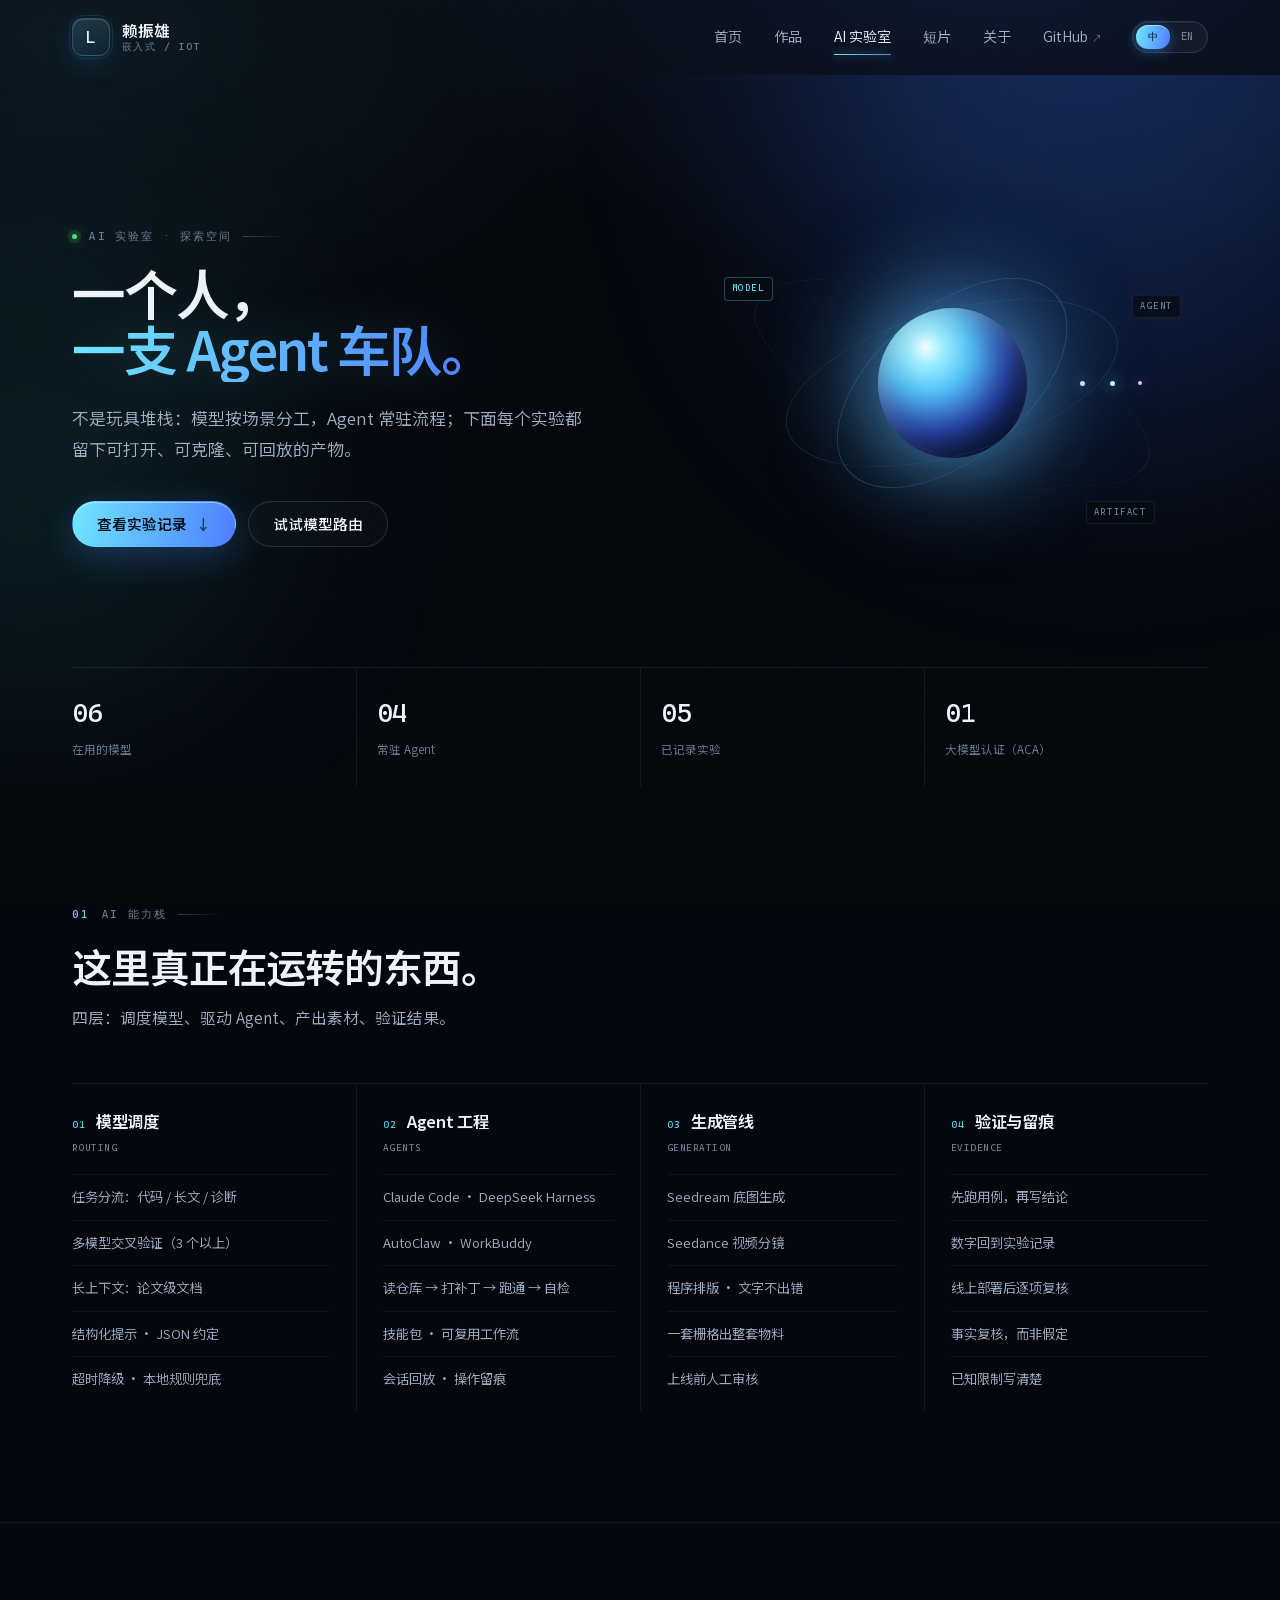
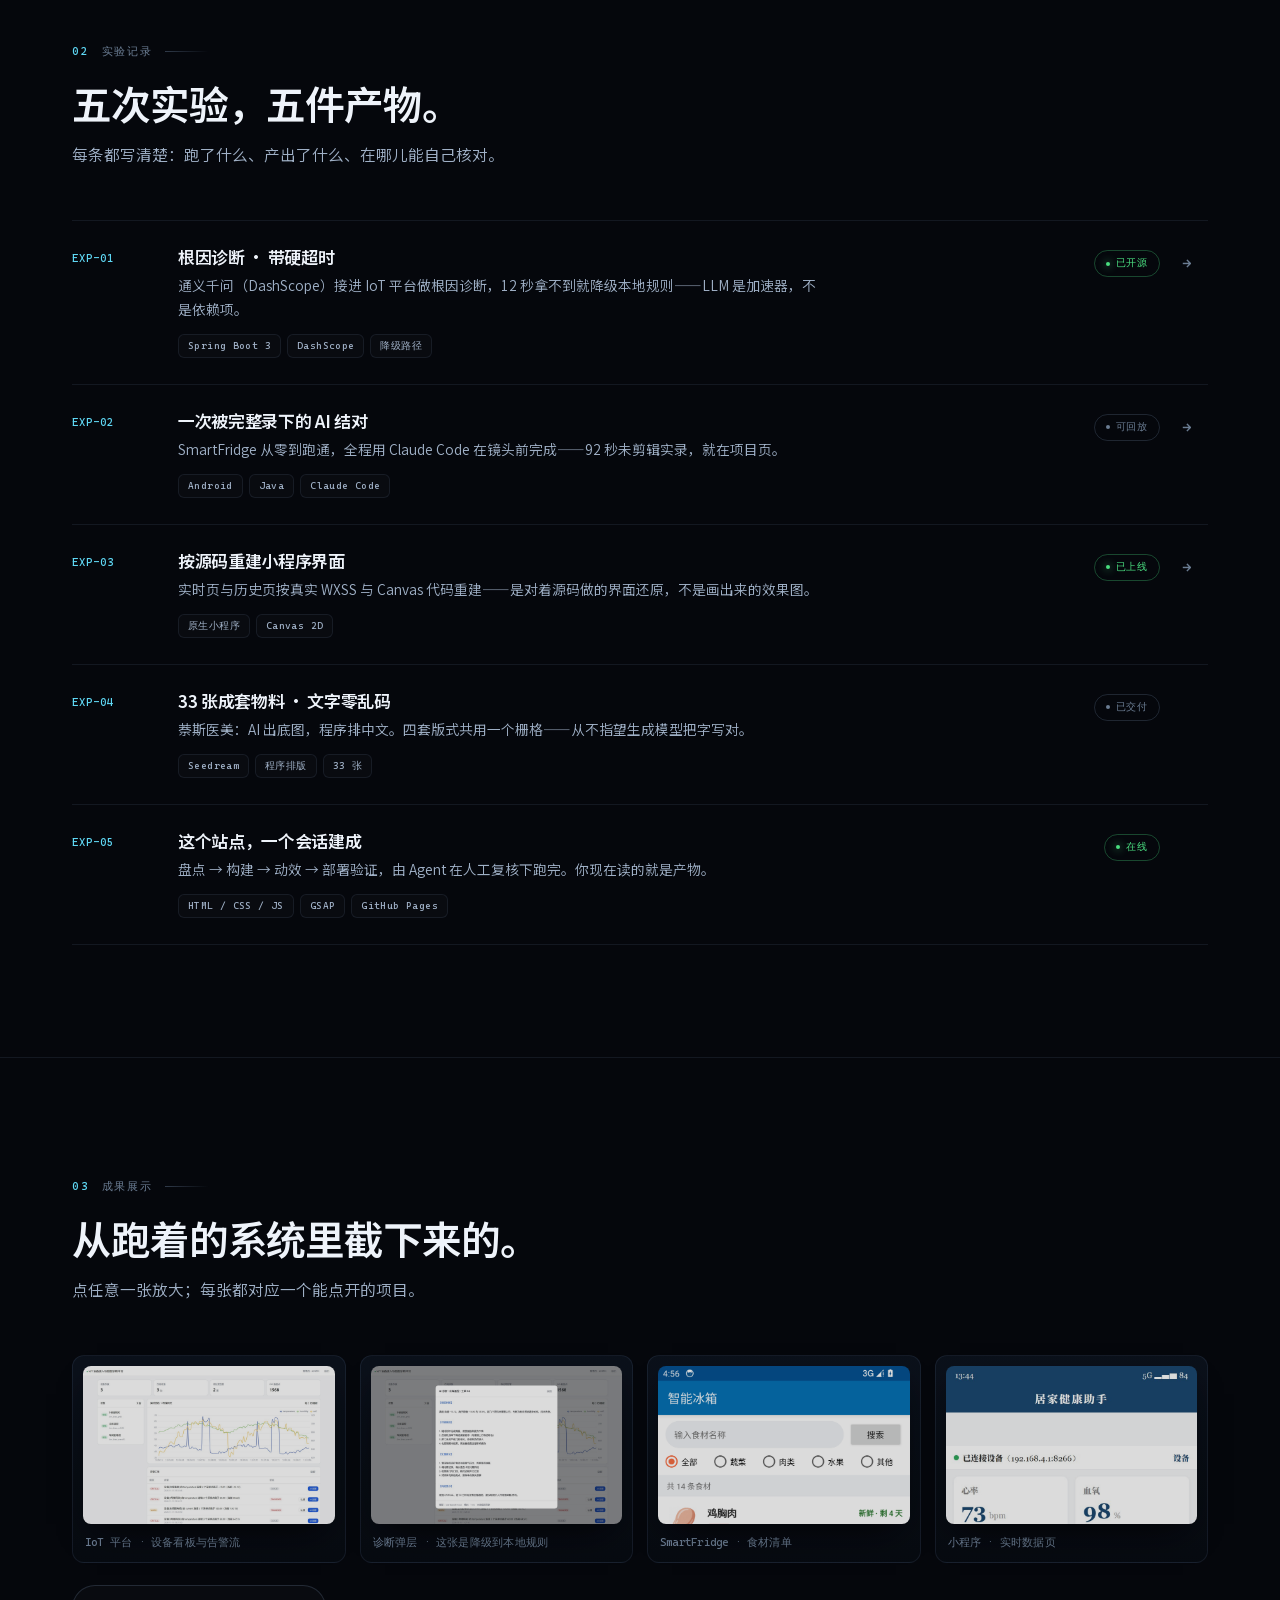
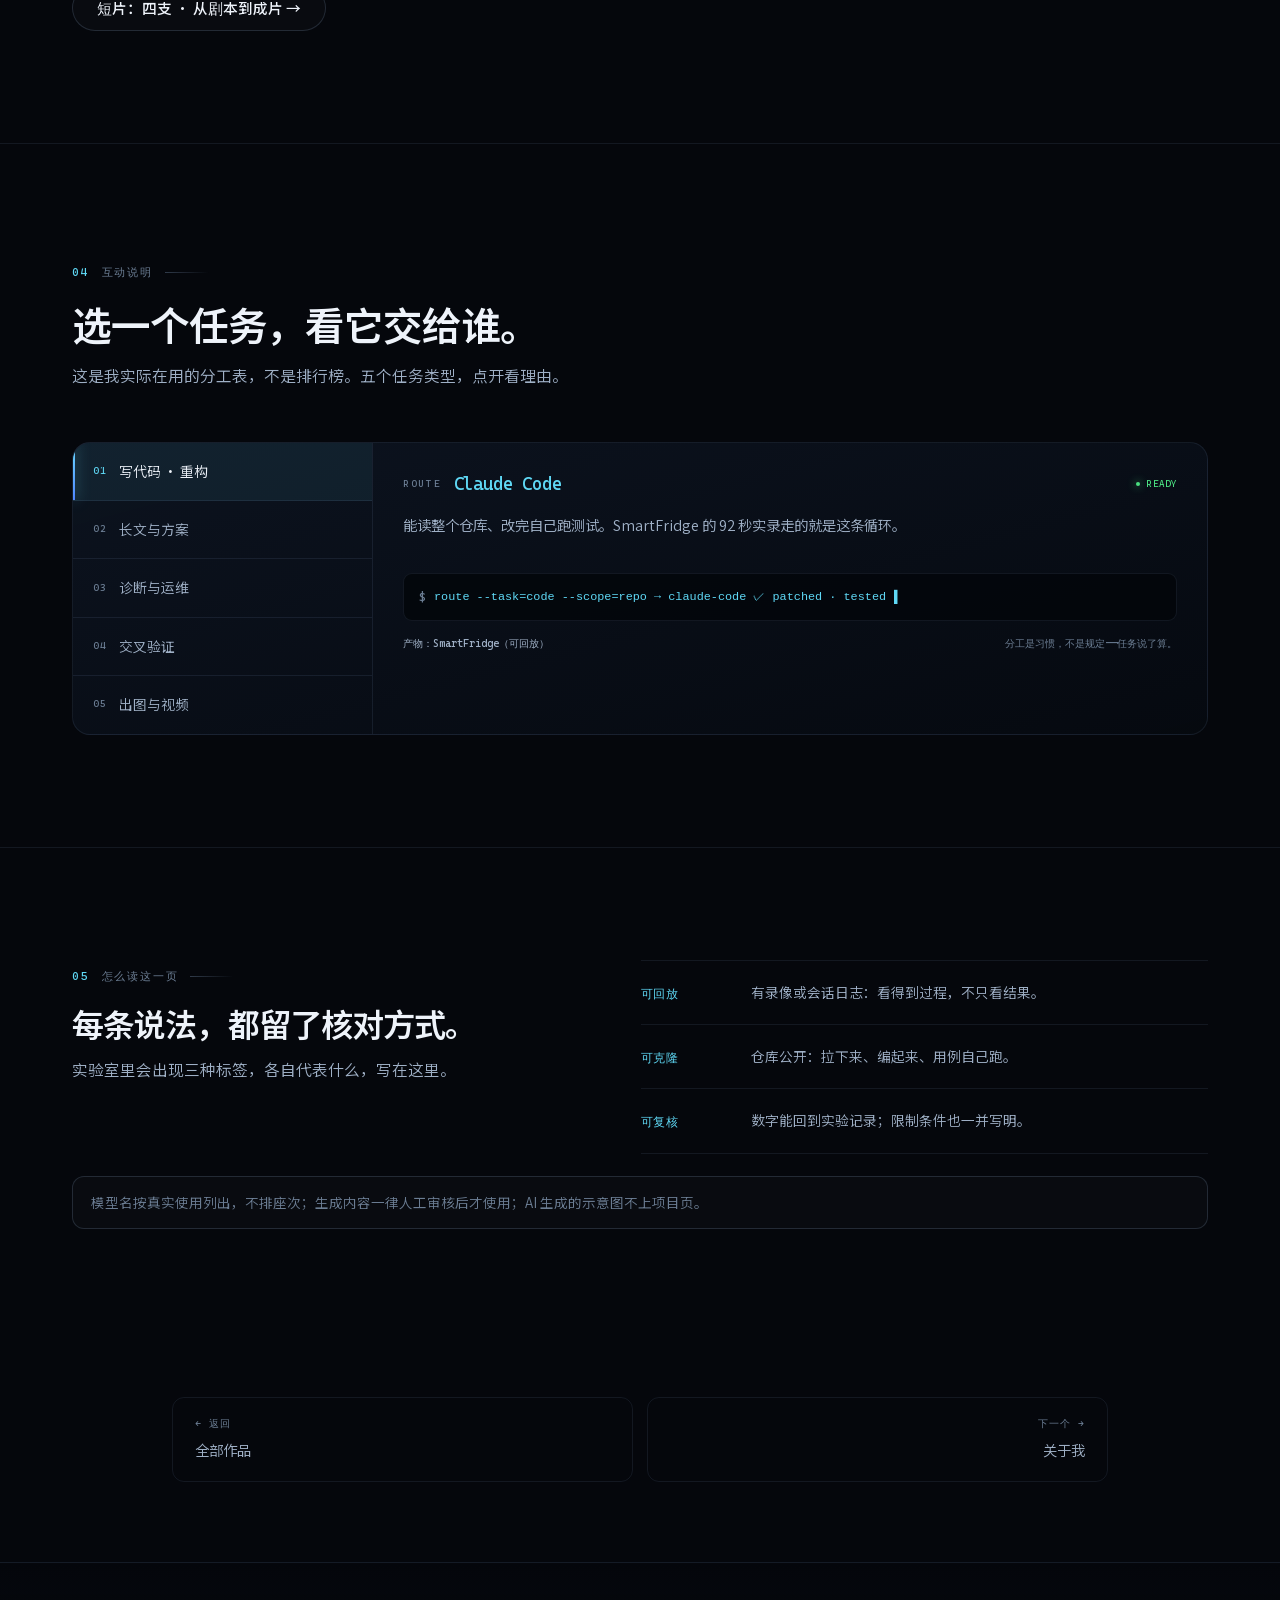
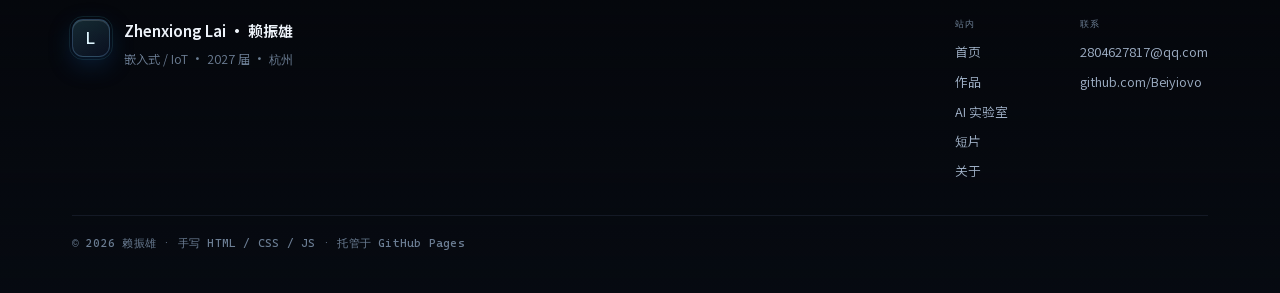
<file: lab.html>
<!DOCTYPE html>
<html lang="zh-CN" data-lang="zh">
<head>
<meta charset="utf-8">
<meta name="viewport" content="width=device-width, initial-scale=1">
<title>AI 实验室 · 模型、Agent 与实验 · 赖振雄</title>
<meta name="description" content="赖振雄的 AI 实验室：Claude、DeepSeek、GPT、Grok、Gemini、GLM·通义千问按场景分工；Claude Code、DeepSeek Harness、AutoClaw 常驻流程；五项实验记录与可查产物。">
<link rel="canonical" href="https://beiyiovo.github.io/lab.html">
<meta property="og:url" content="https://beiyiovo.github.io/lab.html">
<meta property="og:type" content="website">
<meta property="og:site_name" content="Zhenxiong Lai · 赖振雄">
<meta property="og:title" content="AI 实验室 · 模型、Agent 与实验 · 赖振雄">
<meta property="og:description" content="模型按场景分工，Agent 常驻流程——每一步都有产物可查，包括这个网站本身。">
<meta property="og:image" content="https://beiyiovo.github.io/assets/media/og.jpg">
<meta name="twitter:card" content="summary_large_image">
<meta name="twitter:image" content="https://beiyiovo.github.io/assets/media/og.jpg">
<link rel="icon" href="assets/favicon.svg" type="image/svg+xml">
<meta name="theme-color" content="#05070c">
<link rel="preload" as="font" type="font/woff2" href="assets/fonts/noto-sans-sc-vf.woff2" crossorigin>
<link rel="stylesheet" href="assets/css/main.css?v=25">
<script>document.documentElement.classList.add('js');try{var l=localStorage.getItem('site-lang');if(l){document.documentElement.dataset.lang=l;}}catch(e){}</script>
<script>
var _hmt = _hmt || [];
(function() {
var hm = document.createElement("script");
hm.src = "https://hm.baidu.com/hm.js?393ff6473192b2e45f8393059de52e67";
var s = document.getElementsByTagName("script")[0];
s.parentNode.insertBefore(hm, s);
})();
</script>
</head>
<body>

<header class="nav">
  <div class="container nav-inner">
    <a class="logo" href="index.html" aria-label="赖振雄 · 首页">
      <span class="logo-mark">L</span>
      <span class="logo-text"><b data-i18n data-en="Zhenxiong Lai">赖振雄</b><i data-i18n data-en="Embedded / IoT">嵌入式 / IoT</i></span>
    </a>
    <nav class="nav-links" id="menu">
      <a href="index.html" data-i18n data-en="Home">首页</a>
      <a href="index.html#projects" data-i18n data-en="Work">作品</a>
      <a href="lab.html" class="active" data-i18n data-en="AI Lab">AI 实验室</a>
      <a href="shorts.html" data-i18n data-en="Shorts">短片</a>
      <a href="about.html" data-i18n data-en="About">关于</a>
      <a href="https://github.com/Beiyiovo" target="_blank" rel="noopener" class="nav-ext">GitHub<i>↗</i></a>
      <div class="lang-switch" role="group" aria-label="Language / 语言">
        <button class="ls-btn" type="button" data-lang-set="zh" aria-pressed="true">中</button>
        <button class="ls-btn" type="button" data-lang-set="en" aria-pressed="false">EN</button>
        <span class="ls-pill" aria-hidden="true"></span>
      </div>
    </nav>
    <button class="burger" aria-label="Menu" aria-expanded="false"><span></span><span></span></button>
  </div>
</header>

<main>
  <!-- ============ 实验室 Hero ============ -->
  <section class="lab-hero">
    <div class="hero-bg" aria-hidden="true"><span class="glow g1"></span><span class="glow g2"></span></div>
    <div class="container lab-hero-grid">
      <div class="lab-copy">
        <p class="kicker reveal"><span class="k-dot"></span><span data-i18n data-en="AI Lab — exploration space">AI 实验室 · 探索空间</span></p>
        <h1 class="reveal" data-delay="0.04s" data-i18n data-en='One person,<br><span class="grad-text">a fleet of agents.</span>'>一个人，<br><span class="grad-text">一支 Agent 车队。</span></h1>
        <p class="lead reveal" data-delay="0.1s" data-i18n data-en="Not a toy stack: models split by strength, agents sit in the pipeline, and every experiment below leaves an artifact you can open, clone or replay.">不是玩具堆栈：模型按场景分工，Agent 常驻流程；下面每个实验都留下可打开、可克隆、可回放的产物。</p>
        <div class="cta-row reveal" data-delay="0.16s">
          <a class="btn primary" href="#experiments"><span data-i18n data-en="See the experiments">查看实验记录</span><i>↓</i></a>
          <a class="btn ghost" href="#router"><span data-i18n data-en="Try the router">试试模型路由</span></a>
        </div>
      </div>

      <div class="orb-stage reveal" data-delay="0.12s" aria-hidden="true">
        <span class="orb-glow"></span>
        <span class="orb-core"></span>
        <span class="orb-ring r1"></span>
        <span class="orb-ring r2"></span>
        <span class="orb-ring r3"></span>
        <span class="orb-sat s1"></span>
        <span class="orb-sat s2"></span>
        <span class="orb-sat s3"></span>
        <span class="orb-label l1">MODEL</span>
        <span class="orb-label l2">AGENT</span>
        <span class="orb-label l3">ARTIFACT</span>
      </div>
    </div>

    <div class="container">
      <div class="lab-stats reveal" data-delay="0.2s">
        <div class="ls"><b>06</b><span data-i18n data-en="Models in rotation">在用的模型</span></div>
        <div class="ls"><b>04</b><span data-i18n data-en="Agents in the pipeline">常驻 Agent</span></div>
        <div class="ls"><b>05</b><span data-i18n data-en="Logged experiments">已记录实验</span></div>
        <div class="ls"><b>01</b><span data-i18n data-en="Cloud LLM certification">大模型认证（ACA）</span></div>
      </div>
    </div>
  </section>

  <!-- ============ 01 能力栈 ============ -->
  <section class="sec" id="skills">
    <div class="container">
      <div class="sec-head reveal">
        <p class="kicker"><b>01</b><span data-i18n data-en="AI skills">AI 能力栈</span></p>
        <h2 data-i18n data-en="What is actually being operated here.">这里真正在运转的东西。</h2>
        <p class="sub" data-i18n data-en="Four layers: route the models, run the agents, produce the assets, verify the output.">四层：调度模型、驱动 Agent、产出素材、验证结果。</p>
      </div>

      <div class="skill-matrix">
        <div class="sk-col reveal">
          <div class="sk-head"><span class="sk-no">01</span><h3 data-i18n data-en="Model routing">模型调度</h3><span class="sk-en">Routing</span></div>
          <ul>
            <li data-i18n data-en="Task split: code / long-form / diagnosis"><span>任务分流：代码 / 长文 / 诊断</span></li>
            <li data-i18n data-en="Cross-checking across 3+ models"><span>多模型交叉验证（3 个以上）</span></li>
            <li data-i18n data-en="Long context: thesis-level documents"><span>长上下文：论文级文档</span></li>
            <li data-i18n data-en="Structured prompts · JSON contracts"><span>结构化提示 · JSON 约定</span></li>
            <li data-i18n data-en="Timeout + local-rule fallback"><span>超时降级 · 本地规则兜底</span></li>
          </ul>
        </div>
        <div class="sk-col reveal" data-delay="0.06s">
          <div class="sk-head"><span class="sk-no">02</span><h3 data-i18n data-en="Agent engineering">Agent 工程</h3><span class="sk-en">Agents</span></div>
          <ul>
            <li><span>Claude Code · DeepSeek Harness</span></li>
            <li><span>AutoClaw · WorkBuddy</span></li>
            <li data-i18n data-en="Repo reading, patch, run, verify"><span>读仓库 → 打补丁 → 跑通 → 自检</span></li>
            <li data-i18n data-en="Skill packs · reusable workflows"><span>技能包 · 可复用工作流</span></li>
            <li data-i18n data-en="Session replay and audit trail"><span>会话回放 · 操作留痕</span></li>
          </ul>
        </div>
        <div class="sk-col reveal" data-delay="0.12s">
          <div class="sk-head"><span class="sk-no">03</span><h3 data-i18n data-en="Generation">生成管线</h3><span class="sk-en">Generation</span></div>
          <ul>
            <li data-i18n data-en="Seedream base imagery"><span>Seedream 底图生成</span></li>
            <li data-i18n data-en="Seedance video, shot by shot"><span>Seedance 视频分镜</span></li>
            <li data-i18n data-en="Program-drawn typography"><span>程序排版 · 文字不出错</span></li>
            <li data-i18n data-en="Brand sets from one grid system"><span>一套栅格出整套物料</span></li>
            <li data-i18n data-en="Human review before it ships"><span>上线前人工审核</span></li>
          </ul>
        </div>
        <div class="sk-col reveal" data-delay="0.18s">
          <div class="sk-head"><span class="sk-no">04</span><h3 data-i18n data-en="Verification">验证与留痕</h3><span class="sk-en">Evidence</span></div>
          <ul>
            <li data-i18n data-en="Unit tests before claims"><span>先跑用例，再写结论</span></li>
            <li data-i18n data-en="Numbers traced to lab records"><span>数字回到实验记录</span></li>
            <li data-i18n data-en="Deploy check on the live site"><span>线上部署后逐项复核</span></li>
            <li data-i18n data-en="Facts double-checked, not assumed"><span>事实复核，而非假定</span></li>
            <li data-i18n data-en="Known limits written down"><span>已知限制写清楚</span></li>
          </ul>
        </div>
      </div>
    </div>
  </section>

  <!-- ============ 02 实验记录 ============ -->
  <section class="sec" id="experiments">
    <div class="container">
      <div class="sec-head reveal">
        <p class="kicker"><b>02</b><span data-i18n data-en="Experiment log">实验记录</span></p>
        <h2 data-i18n data-en="Five runs, five artifacts.">五次实验，五件产物。</h2>
        <p class="sub" data-i18n data-en="Each entry states what was run, what came out, and where you can check it yourself.">每条都写清楚：跑了什么、产出了什么、在哪儿能自己核对。</p>
      </div>

      <div class="exp-list">
        <a class="exp reveal" href="projects/iot-llm-platform.html">
          <span class="exp-id">EXP-01</span>
          <div class="exp-main">
            <h3 data-i18n data-en="Root-cause diagnosis with a hard timeout">根因诊断 · 带硬超时</h3>
            <p data-i18n data-en="Tongyi Qianwen (DashScope) is wired into the IoT platform; after 12 s it degrades to local rules. The LLM accelerates, it never blocks.">通义千问（DashScope）接进 IoT 平台做根因诊断，12 秒拿不到就降级本地规则——LLM 是加速器，不是依赖项。</p>
            <div class="tags"><span class="tag">Spring Boot 3</span><span class="tag">DashScope</span><span class="tag" data-i18n data-en="Fallback path">降级路径</span></div>
          </div>
          <span class="exp-state live" data-i18n data-en="Open source">已开源</span>
          <span class="exp-go">→</span>
        </a>

        <a class="exp reveal" href="projects/smart-fridge.html">
          <span class="exp-id">EXP-02</span>
          <div class="exp-main">
            <h3 data-i18n data-en="A recorded AI pairing session">一次被完整录下的 AI 结对</h3>
            <p data-i18n data-en="SmartFridge was built end to end with Claude Code in front of the camera — 92 seconds of unedited session, on the project page.">SmartFridge 从零到跑通，全程用 Claude Code 在镜头前完成——92 秒未剪辑实录，就在项目页。</p>
            <div class="tags"><span class="tag">Android</span><span class="tag">Java</span><span class="tag">Claude Code</span></div>
          </div>
          <span class="exp-state" data-i18n data-en="Replayable">可回放</span>
          <span class="exp-go">→</span>
        </a>

        <a class="exp reveal" href="projects/health-assistant.html">
          <span class="exp-id">EXP-03</span>
          <div class="exp-main">
            <h3 data-i18n data-en="Rebuilding a mini-program UI from source">按源码重建小程序界面</h3>
            <p data-i18n data-en="The live and history screens were rebuilt pixel-first from the actual WXSS and Canvas code — a UI study, not a mockup.">实时页与历史页按真实 WXSS 与 Canvas 代码重建——是对着源码做的界面还原，不是画出来的效果图。</p>
            <div class="tags"><span class="tag" data-i18n data-en="Native mini program">原生小程序</span><span class="tag">Canvas 2D</span></div>
          </div>
          <span class="exp-state live" data-i18n data-en="Shipped">已上线</span>
          <span class="exp-go">→</span>
        </a>

        <div class="exp reveal">
          <span class="exp-id">EXP-04</span>
          <div class="exp-main">
            <h3 data-i18n data-en="A 33-piece brand set, zero garbled type">33 张成套物料 · 文字零乱码</h3>
            <p data-i18n data-en="Naisi Medical: AI base imagery plus program-drawn Chinese type. Four layout systems, one grid — generated images are never asked to spell anything.">萘斯医美：AI 出底图，程序排中文。四套版式共用一个栅格——从不指望生成模型把字写对。</p>
            <div class="tags"><span class="tag">Seedream</span><span class="tag" data-i18n data-en="Program layout">程序排版</span><span class="tag" data-i18n data-en="33 pieces">33 张</span></div>
          </div>
          <span class="exp-state" data-i18n data-en="Delivered">已交付</span>
        </div>

        <div class="exp reveal">
          <span class="exp-id">EXP-05</span>
          <div class="exp-main">
            <h3 data-i18n data-en="This site, built in one session">这个站点，一个会话建成</h3>
            <p data-i18n data-en="Inventory → build → motion → deploy verification, run by an agent under review. You are reading the output right now.">盘点 → 构建 → 动效 → 部署验证，由 Agent 在人工复核下跑完。你现在读的就是产物。</p>
            <div class="tags"><span class="tag">HTML / CSS / JS</span><span class="tag">GSAP</span><span class="tag">GitHub Pages</span></div>
          </div>
          <span class="exp-state live" data-i18n data-en="Live">在线</span>
        </div>
      </div>
    </div>
  </section>

  <!-- ============ 03 产物 ============ -->
  <section class="sec" id="artifacts">
    <div class="container">
      <div class="sec-head reveal">
        <p class="kicker"><b>03</b><span data-i18n data-en="Artifacts">成果展示</span></p>
        <h2 data-i18n data-en="Pictures taken from running systems.">从跑着的系统里截下来的。</h2>
        <p class="sub" data-i18n data-en="Click any frame to enlarge. Each one maps to a project you can open.">点任意一张放大；每张都对应一个能点开的项目。</p>
      </div>

      <div class="gallery artifact-gallery reveal">
        <figure>
          <img src="assets/media/iot-dashboard.jpg" alt="IoT 平台仪表盘实机界面" loading="lazy">
          <figcaption data-i18n data-en="IoT platform — device board and alert stream">IoT 平台 · 设备看板与告警流</figcaption>
        </figure>
        <figure>
          <img src="assets/media/iot-ai.jpg" alt="IoT 平台 AI 诊断结果界面" loading="lazy">
          <figcaption data-i18n data-en="Diagnosis panel — here it fell back to local rules">诊断弹层 · 这张是降级到本地规则</figcaption>
        </figure>
        <figure>
          <img src="assets/media/sf-1.png" alt="SmartFridge 应用界面" loading="lazy">
          <figcaption data-i18n data-en="SmartFridge — inventory screen">SmartFridge · 食材清单</figcaption>
        </figure>
        <figure>
          <img src="assets/media/mp-live.jpg" alt="健康助手小程序实时页面" loading="lazy">
          <figcaption data-i18n data-en="Mini program — live data page">小程序 · 实时数据页</figcaption>
        </figure>
      </div>
      <p class="reveal" style="margin-top:22px;"><a class="btn ghost" href="shorts.html" data-i18n data-en="Shorts: four clips, script to screen →">短片：四支 · 从剧本到成片 →</a></p>
    </div>
  </section>

  <!-- ============ 04 互动：模型路由 ============ -->
  <section class="sec" id="router">
    <div class="container">
      <div class="sec-head reveal">
        <p class="kicker"><b>04</b><span data-i18n data-en="Interactive">互动说明</span></p>
        <h2 data-i18n data-en="Pick a task. See who gets it.">选一个任务，看它交给谁。</h2>
        <p class="sub" data-i18n data-en="This is the routing table I actually work by — not a leaderboard. Click through the five task types.">这是我实际在用的分工表，不是排行榜。五个任务类型，点开看理由。</p>
      </div>

      <div class="router reveal" id="routerBox">
        <div class="router-tasks" role="tablist" aria-label="Task types">
          <button class="rt-btn active" type="button" role="tab" aria-selected="true" data-task="code"><span class="rt-i">01</span><span data-i18n data-en="Write / refactor code">写代码 · 重构</span></button>
          <button class="rt-btn" type="button" role="tab" aria-selected="false" data-task="long"><span class="rt-i">02</span><span data-i18n data-en="Long documents">长文与方案</span></button>
          <button class="rt-btn" type="button" role="tab" aria-selected="false" data-task="diag"><span class="rt-i">03</span><span data-i18n data-en="Diagnosis / ops">诊断与运维</span></button>
          <button class="rt-btn" type="button" role="tab" aria-selected="false" data-task="check"><span class="rt-i">04</span><span data-i18n data-en="Cross-checking">交叉验证</span></button>
          <button class="rt-btn" type="button" role="tab" aria-selected="false" data-task="gen"><span class="rt-i">05</span><span data-i18n data-en="Image / video">出图与视频</span></button>
        </div>

        <div class="router-out">
          <div class="ro-top">
            <span class="ro-k">ROUTE</span>
            <b class="ro-model" id="roModel">Claude Code</b>
            <span class="ro-live"><i></i>READY</span>
          </div>
          <p class="ro-why" id="roWhy"></p>
          <div class="ro-log"><span class="ro-prompt">$</span><code id="roLog"></code><span class="ro-caret">▌</span></div>
          <div class="ro-meta">
            <span id="roArt"></span>
            <span class="ro-note" data-i18n data-en="Routing is a habit, not a rule — the task decides.">分工是习惯，不是规定——任务说了算。</span>
          </div>
        </div>
      </div>
    </div>
  </section>

  <!-- ============ 05 怎么读这一页 ============ -->
  <section class="sec" id="howto">
    <div class="container">
      <div class="howto-grid">
        <div class="sec-head reveal">
          <p class="kicker"><b>05</b><span data-i18n data-en="How to read this">怎么读这一页</span></p>
          <h2 data-i18n data-en="Claims come with a way to check them.">每条说法，都留了核对方式。</h2>
          <p class="sub" data-i18n data-en="Three labels appear across the lab. Here is what each one promises.">实验室里会出现三种标签，各自代表什么，写在这里。</p>
        </div>
        <ul class="legend reveal" data-delay="0.08s">
          <li><b data-i18n data-en="Replayable">可回放</b><span data-i18n data-en="There is a recording or a session log — watch the work happen, not just the result.">有录像或会话日志：看得到过程，不只看结果。</span></li>
          <li><b data-i18n data-en="Clonable">可克隆</b><span data-i18n data-en="The repo is public — pull it, build it, run the tests yourself.">仓库公开：拉下来、编起来、用例自己跑。</span></li>
          <li><b data-i18n data-en="Checkable">可复核</b><span data-i18n data-en="Numbers trace back to lab records, and the limits are written down too.">数字能回到实验记录；限制条件也一并写明。</span></li>
        </ul>
      </div>
      <div class="note neutral reveal" data-i18n data-en="Model names are listed as actually used, in no particular ranking. Generated content is human-reviewed before it ships — and AI-generated imagery is kept off the project pages on purpose.">模型名按真实使用列出，不排座次；生成内容一律人工审核后才使用；AI 生成的示意图不上项目页。</div>
    </div>
  </section>

  <nav class="p-nav">
    <a href="index.html#projects"><span class="dir">← <span data-i18n data-en="Back">返回</span></span><span data-i18n data-en="All work">全部作品</span></a>
    <a class="next" href="about.html"><span class="dir"><span data-i18n data-en="Next">下一个</span> →</span><span data-i18n data-en="About me">关于我</span></a>
  </nav>
</main>

<footer class="footer">
  <div class="container footer-inner">
    <div class="f-brand">
      <span class="logo-mark">L</span>
      <div>
        <strong>Zhenxiong Lai · 赖振雄</strong>
        <p data-i18n data-en="Embedded / IoT · Class of 2027 · Hangzhou, China">嵌入式 / IoT · 2027 届 · 杭州</p>
      </div>
    </div>
    <nav class="f-col">
      <h4 data-i18n data-en="Site">站内</h4>
      <a href="index.html" data-i18n data-en="Home">首页</a>
      <a href="index.html#projects" data-i18n data-en="Work">作品</a>
      <a href="lab.html" data-i18n data-en="AI Lab">AI 实验室</a>
      <a href="shorts.html" data-i18n data-en="Shorts">短片</a>
      <a href="about.html" data-i18n data-en="About">关于</a>
    </nav>
    <nav class="f-col">
      <h4 data-i18n data-en="Contact">联系</h4>
      <a href="mailto:2804627817@qq.com">2804627817@qq.com</a>
      <a href="https://github.com/Beiyiovo" target="_blank" rel="noopener">github.com/Beiyiovo</a>
    </nav>
    <p class="fine">© <span class="year">2026</span> 赖振雄 · <span data-i18n data-en="Hand-written HTML / CSS / JS · Hosted on GitHub Pages">手写 HTML / CSS / JS · 托管于 GitHub Pages</span></p>
  </div>
</footer>

<script src="assets/vendor/gsap/gsap.min.js?v=25"></script>
<script src="assets/vendor/gsap/ScrollTrigger.min.js?v=25"></script>
<script src="assets/js/app.js?v=25"></script>
<script src="assets/js/lab.js?v=25"></script>
<script src="assets/js/analytics.js?v=25"></script>
</body>
</html>
</file>
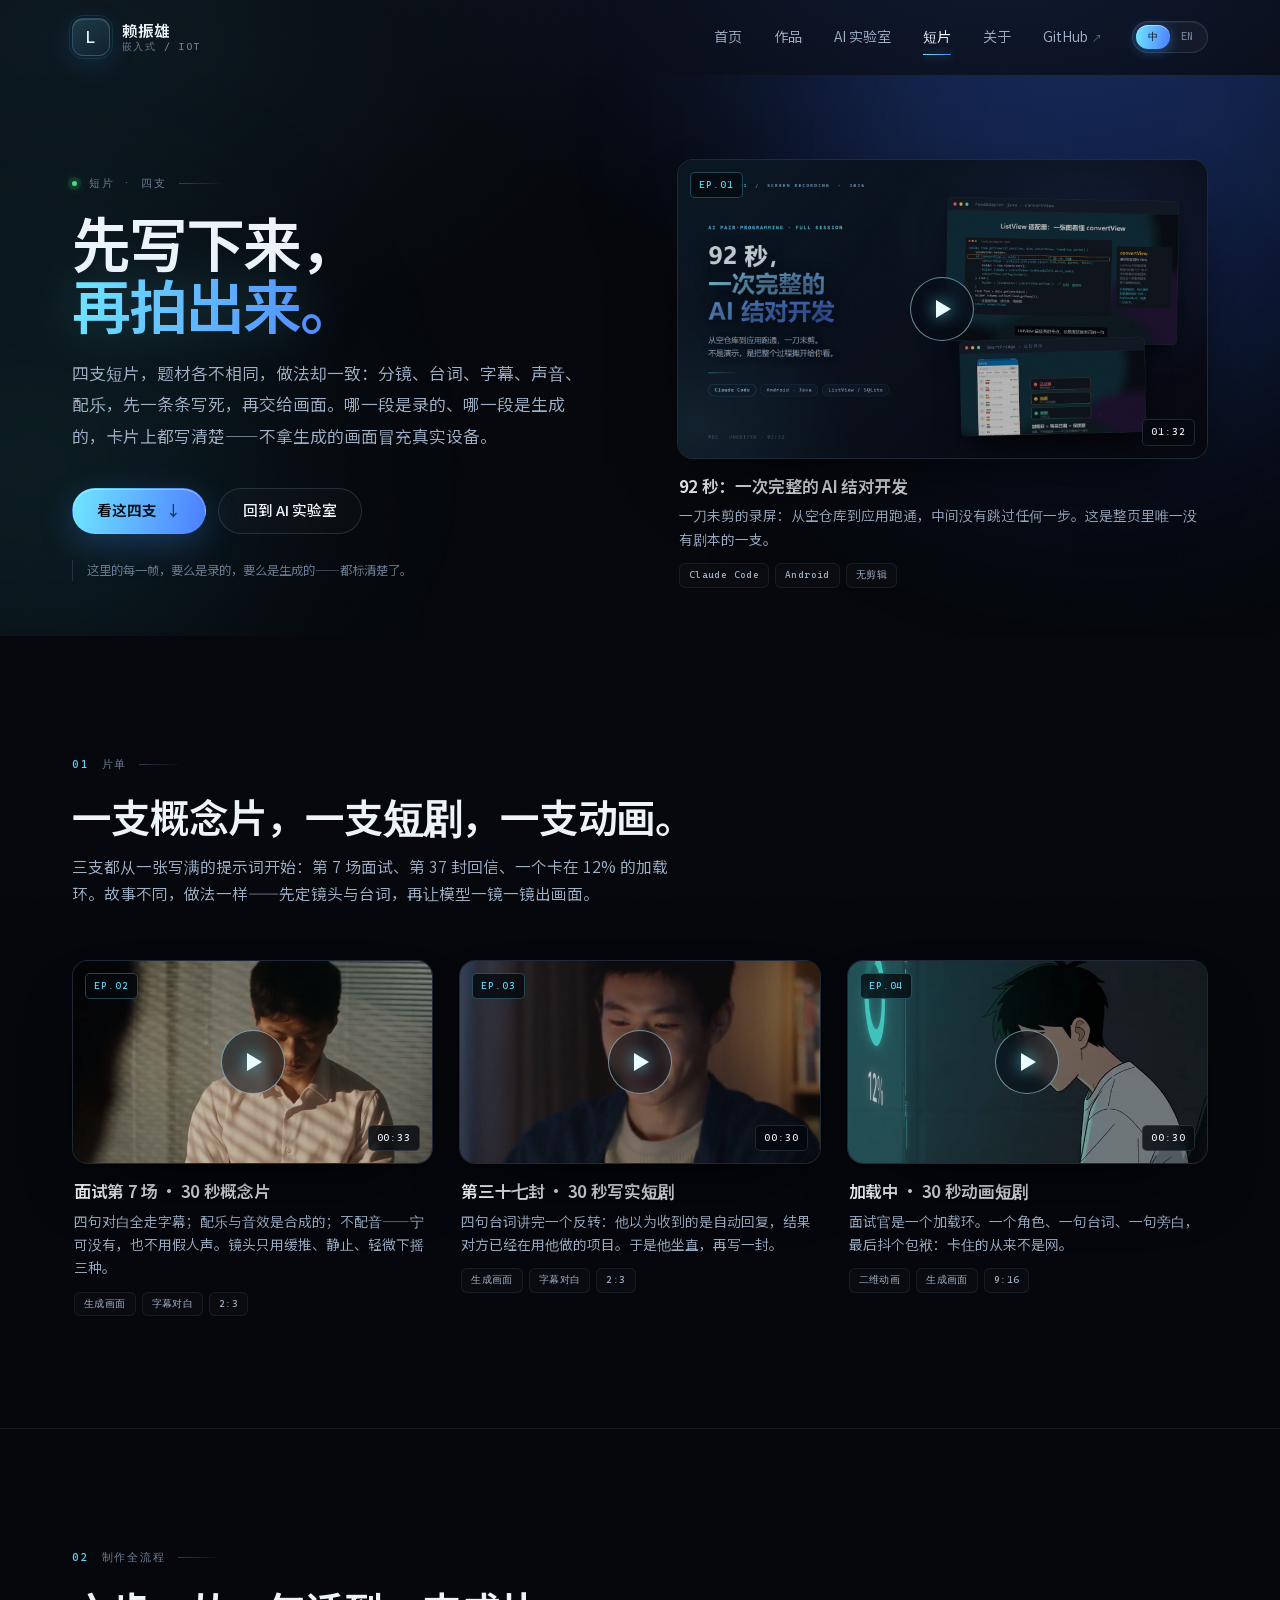
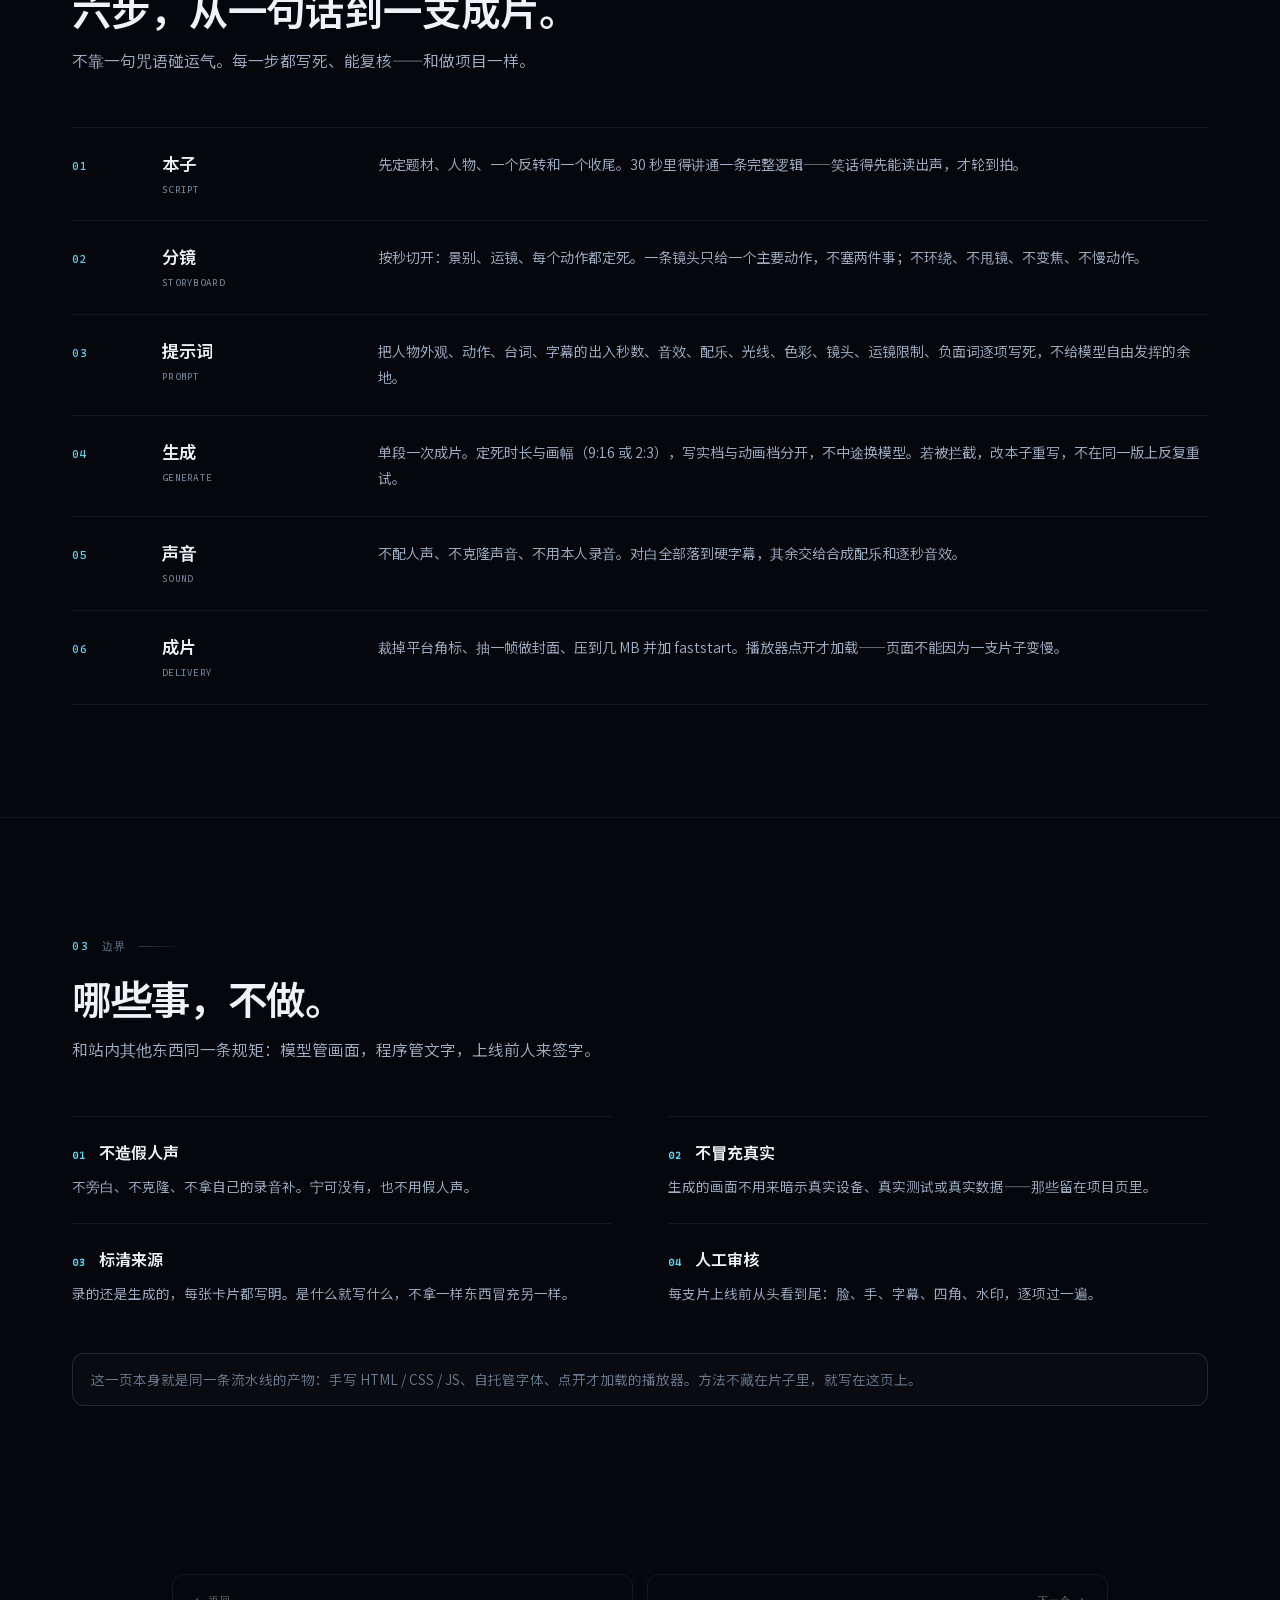
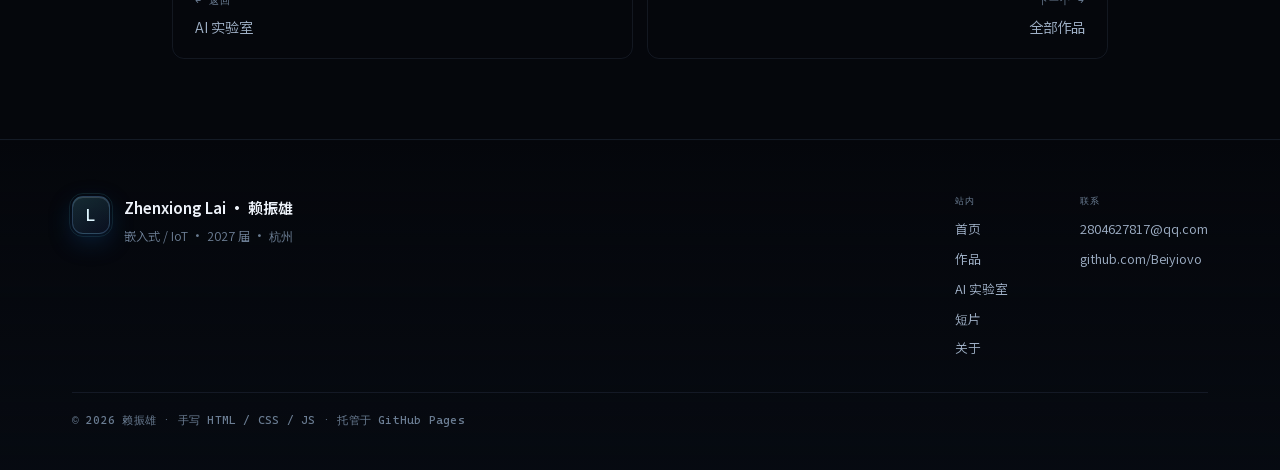
<file: shorts.html>
<!DOCTYPE html>
<html lang="zh-CN" data-lang="zh">
<head>
<meta charset="utf-8">
<meta name="viewport" content="width=device-width, initial-scale=1">
<title>短片 · 四支 · 赖振雄</title>
<meta name="description" content="赖振雄的影像页：四支短片，四种做法，外加一条从剧本到成片的完整制作流程。分镜、台词、字幕、声音逐项写死，每一帧的来源都标得清楚。">
<link rel="canonical" href="https://beiyiovo.github.io/shorts.html">
<meta property="og:url" content="https://beiyiovo.github.io/shorts.html">
<meta property="og:type" content="website">
<meta property="og:site_name" content="Zhenxiong Lai · 赖振雄">
<meta property="og:title" content="短片 · 四支 · 赖振雄">
<meta property="og:description" content="四支短片，四种做法，以及一条从剧本到成片的完整制作流程。">
<meta property="og:image" content="https://beiyiovo.github.io/assets/media/og.jpg">
<meta name="twitter:card" content="summary_large_image">
<meta name="twitter:image" content="https://beiyiovo.github.io/assets/media/og.jpg">
<link rel="icon" href="assets/favicon.svg" type="image/svg+xml">
<meta name="theme-color" content="#05070c">
<link rel="preload" as="font" type="font/woff2" href="assets/fonts/noto-sans-sc-vf.woff2" crossorigin>
<link rel="stylesheet" href="assets/css/main.css?v=25">
<script>document.documentElement.classList.add('js');try{var l=localStorage.getItem('site-lang');if(l){document.documentElement.dataset.lang=l;}}catch(e){}</script>
<script>
var _hmt = _hmt || [];
(function() {
var hm = document.createElement("script");
hm.src = "https://hm.baidu.com/hm.js?393ff6473192b2e45f8393059de52e67";
var s = document.getElementsByTagName("script")[0];
s.parentNode.insertBefore(hm, s);
})();
</script>
</head>
<body>

<header class="nav">
  <div class="container nav-inner">
    <a class="logo" href="index.html" aria-label="赖振雄 · 首页">
      <span class="logo-mark">L</span>
      <span class="logo-text"><b data-i18n data-en="Zhenxiong Lai">赖振雄</b><i data-i18n data-en="Embedded / IoT">嵌入式 / IoT</i></span>
    </a>
    <nav class="nav-links" id="menu">
      <a href="index.html" data-i18n data-en="Home">首页</a>
      <a href="index.html#projects" data-i18n data-en="Work">作品</a>
      <a href="lab.html" data-i18n data-en="AI Lab">AI 实验室</a>
      <a href="shorts.html" class="active" data-i18n data-en="Shorts">短片</a>
      <a href="about.html" data-i18n data-en="About">关于</a>
      <a href="https://github.com/Beiyiovo" target="_blank" rel="noopener" class="nav-ext">GitHub<i>↗</i></a>
      <div class="lang-switch" role="group" aria-label="Language / 语言">
        <button class="ls-btn" type="button" data-lang-set="zh" aria-pressed="true">中</button>
        <button class="ls-btn" type="button" data-lang-set="en" aria-pressed="false">EN</button>
        <span class="ls-pill" aria-hidden="true"></span>
      </div>
    </nav>
    <button class="burger" aria-label="Menu" aria-expanded="false"><span></span><span></span></button>
  </div>
</header>

<main>
  <!-- ============ HERO：左文案 右主推片 ============ -->
  <section class="sh-hero">
    <div class="hero-bg" aria-hidden="true"><span class="glow g1"></span><span class="glow g2"></span></div>
    <div class="container sh-grid">
      <div class="sh-copy">
        <p class="kicker reveal"><span class="k-dot"></span><span data-i18n data-en="Shorts — four clips, four methods">短片 · 四支</span></p>
        <h1 class="reveal" data-delay="0.04s" data-i18n data-en='Write it down.<br><span class="grad-text">Then shoot it.</span>'>先写下来，<br><span class="grad-text">再拍出来。</span></h1>
        <p class="lead reveal" data-delay="0.1s" data-i18n data-en="Four clips, four subjects, one method: shots, dialogue, captions, sound and score are written down before a single frame exists. Each one is labelled — recorded or generated — and generated footage never stands in for a real device.">四支短片，题材各不相同，做法却一致：分镜、台词、字幕、声音、配乐，先一条条写死，再交给画面。哪一段是录的、哪一段是生成的，卡片上都写清楚——不拿生成的画面冒充真实设备。</p>
        <div class="cta-row reveal" data-delay="0.16s">
          <a class="btn primary" href="#screening"><span data-i18n data-en="Watch all four">看这四支</span><i>↓</i></a>
          <a class="btn ghost" href="lab.html" data-i18n data-en="Back to the lab">回到 AI 实验室</a>
        </div>
        <p class="sh-note reveal" data-delay="0.2s" data-i18n data-en="Every frame here is either recorded or generated — and labelled as such.">这里的每一帧，要么是录的，要么是生成的——都标清楚了。</p>
      </div>

      <article class="vcard featured reveal" data-delay="0.12s" data-src="assets/media/sf-demo.mp4" data-dur="01:32">
        <button class="vcard-hit" type="button" aria-label="播放：92 秒完整 AI 结对开发实录">
          <img src="assets/media/ep01-cover.jpg" alt="92 秒完整 AI 结对开发实录：代码窗口与运行界面" loading="lazy">
          <span class="vplay" aria-hidden="true"><i></i></span>
          <span class="vdur">01:32</span>
          <span class="vep">EP.01</span>
        </button>
        <div class="vmeta">
          <h3 data-i18n data-en="92 seconds: one complete AI pairing session">92 秒：一次完整的 AI 结对开发</h3>
          <p data-i18n data-en="An unedited screen recording — from an empty repo to a running app, with nothing cut out. The one clip here without a script.">一刀未剪的录屏：从空仓库到应用跑通，中间没有跳过任何一步。这是整页里唯一没有剧本的一支。</p>
          <div class="tags"><span class="tag">Claude Code</span><span class="tag">Android</span><span class="tag" data-i18n data-en="No cuts">无剪辑</span></div>
        </div>
      </article>
    </div>
  </section>

  <!-- ============ 01 片单：另外三支，分别介绍 ============ -->
  <section class="sec" id="screening">
    <div class="container">
      <div class="sec-head reveal">
        <p class="kicker"><b>01</b><span data-i18n data-en="The other three">片单</span></p>
        <h2 data-i18n data-en="A concept film, a short, an anime.">一支概念片，一支短剧，一支动画。</h2>
        <p class="sub" data-i18n data-en="All three start from a fully written prompt: a seventh interview, a 37th reply, a loading ring stuck at 12%. Different stories, the same method — shots and lines first, then the model renders them one by one.">三支都从一张写满的提示词开始：第 7 场面试、第 37 封回信、一个卡在 12% 的加载环。故事不同，做法一样——先定镜头与台词，再让模型一镜一镜出画面。</p>
      </div>

      <div class="vwall">
        <article class="vcard reveal" data-src="assets/media/interview-30.mp4" data-dur="00:33" data-ratio="2/3">
          <button class="vcard-hit" type="button" aria-label="播放：面试第 7 场 · 30 秒概念片">
            <img src="assets/media/interview-30.jpg" alt="概念片封面：面试桌前的男生，百叶窗光斑" loading="lazy">
            <span class="vplay" aria-hidden="true"><i></i></span>
            <span class="vdur">00:33</span>
            <span class="vep">EP.02</span>
          </button>
          <div class="vmeta">
            <h3 data-i18n data-en="Interview No.7 — a 30-second concept film">面试第 7 场 · 30 秒概念片</h3>
            <p data-i18n data-en="Four lines of dialogue, all as captions. Score and effects are synthesized; no voice-over — better none than a fake voice. Only three camera moves: a slow push, a locked-off shot, a slight tilt.">四句对白全走字幕；配乐与音效是合成的；不配音——宁可没有，也不用假人声。镜头只用缓推、静止、轻微下摇三种。</p>
            <div class="tags"><span class="tag" data-i18n data-en="Generated">生成画面</span><span class="tag" data-i18n data-en="Captions only">字幕对白</span><span class="tag">2:3</span></div>
          </div>
        </article>
        <article class="vcard reveal" data-src="assets/media/letter-30.mp4" data-dur="00:30" data-ratio="2/3">
          <button class="vcard-hit" type="button" aria-label="播放：第三十七封 · 30 秒写实短剧">
            <img src="assets/media/letter-30.jpg" alt="短剧封面：傍晚书桌前，他收到回信后抬头的笑" loading="lazy">
            <span class="vplay" aria-hidden="true"><i></i></span>
            <span class="vdur">00:30</span>
            <span class="vep">EP.03</span>
          </button>
          <div class="vmeta">
            <h3 data-i18n data-en="The 37th Letter — a 30-second short">第三十七封 · 30 秒写实短剧</h3>
            <p data-i18n data-en="Four lines and one turn: he expects an auto-reply, but the team is already using the project he built. So he sits up and writes one more.">四句台词讲完一个反转：他以为收到的是自动回复，结果对方已经在用他做的项目。于是他坐直，再写一封。</p>
            <div class="tags"><span class="tag" data-i18n data-en="Generated">生成画面</span><span class="tag" data-i18n data-en="Captions only">字幕对白</span><span class="tag">2:3</span></div>
          </div>
        </article>
        <article class="vcard reveal" data-src="assets/media/loading-30.mp4" data-dur="00:30" data-ratio="720/1140">
          <button class="vcard-hit" type="button" aria-label="播放：加载中 · 30 秒动画短剧">
            <img src="assets/media/loading-30.jpg" alt="动画短剧封面：面试间里，全息屏上的加载环停在 12%" loading="lazy">
            <span class="vplay" aria-hidden="true"><i></i></span>
            <span class="vdur">00:30</span>
            <span class="vep">EP.04</span>
          </button>
          <div class="vmeta">
            <h3 data-i18n data-en="Loading — a 30-second anime short">加载中 · 30 秒动画短剧</h3>
            <p data-i18n data-en="The interviewer is a loading ring. One character, one line, one punchline: the network was never the problem.">面试官是一个加载环。一个角色、一句台词、一句旁白，最后抖个包袱：卡住的从来不是网。</p>
            <div class="tags"><span class="tag" data-i18n data-en="2D anime">二维动画</span><span class="tag" data-i18n data-en="Generated">生成画面</span><span class="tag">9:16</span></div>
          </div>
        </article>
      </div>
    </div>
  </section>

  <!-- ============ 02 制作全流程 ============ -->
  <section class="sec">
    <div class="container">
      <div class="sec-head reveal">
        <p class="kicker"><b>02</b><span data-i18n data-en="The pipeline">制作全流程</span></p>
        <h2 data-i18n data-en="Six steps, from one line to a finished clip.">六步，从一句话到一支成片。</h2>
        <p class="sub" data-i18n data-en="No lucky prompt, no guessing. Every step is written down and checkable — the same way a project is built.">不靠一句咒语碰运气。每一步都写死、能复核——和做项目一样。</p>
      </div>

      <ol class="steps reveal">
        <li>
          <span class="st-no">01</span>
          <b data-i18n data-en="Script">本子<em>SCRIPT</em></b>
          <span class="st-d" data-i18n data-en="Settle the subject, the character, one reversal and one ending first. Thirty seconds have to carry a complete logic — a joke has to survive being read out loud before it is shot.">先定题材、人物、一个反转和一个收尾。30 秒里得讲通一条完整逻辑——笑话得先能读出声，才轮到拍。</span>
        </li>
        <li>
          <span class="st-no">02</span>
          <b data-i18n data-en="Storyboard">分镜<em>STORYBOARD</em></b>
          <span class="st-d" data-i18n data-en="Cut the timeline second by second: framing, camera move, one action per shot. No shot carries two events; no orbit, no whip pan, no zoom, no slow motion.">按秒切开：景别、运镜、每个动作都定死。一条镜头只给一个主要动作，不塞两件事；不环绕、不甩镜、不变焦、不慢动作。</span>
        </li>
        <li>
          <span class="st-no">03</span>
          <b data-i18n data-en="Prompt">提示词<em>PROMPT</em></b>
          <span class="st-d" data-i18n data-en="Write out every item: appearance, action, dialogue, captions with in/out seconds, sound effects, score, light, colour, lens, camera limits and negative words. Leave the model no room to improvise.">把人物外观、动作、台词、字幕的出入秒数、音效、配乐、光线、色彩、镜头、运镜限制、负面词逐项写死，不给模型自由发挥的余地。</span>
        </li>
        <li>
          <span class="st-no">04</span>
          <b data-i18n data-en="Generate">生成<em>GENERATE</em></b>
          <span class="st-d" data-i18n data-en="One pass, one continuous clip. Lock duration and aspect (9:16 or 2:3), keep live-action and anime styles separate, never swap models mid-clip. If it gets blocked, rewrite the script — do not retry the same one.">单段一次成片。定死时长与画幅（9:16 或 2:3），写实档与动画档分开，不中途换模型。若被拦截，改本子重写，不在同一版上反复重试。</span>
        </li>
        <li>
          <span class="st-no">05</span>
          <b data-i18n data-en="Sound">声音<em>SOUND</em></b>
          <span class="st-d" data-i18n data-en="No voice-over, no cloned voice, no personal recording. Dialogue lives in hard captions; everything else is a synthesized score and second-by-second effects.">不配人声、不克隆声音、不用本人录音。对白全部落到硬字幕，其余交给合成配乐和逐秒音效。</span>
        </li>
        <li>
          <span class="st-no">06</span>
          <b data-i18n data-en="Delivery">成片<em>DELIVERY</em></b>
          <span class="st-d" data-i18n data-en="Trim the platform watermark, pull one clean frame for the cover, compress to a few MB with faststart. The player loads the file only on click — a clip must never slow the page down.">裁掉平台角标、抽一帧做封面、压到几 MB 并加 faststart。播放器点开才加载——页面不能因为一支片子变慢。</span>
        </li>
      </ol>
    </div>
  </section>

  <!-- ============ 03 边界 ============ -->
  <section class="sec">
    <div class="container">
      <div class="sec-head reveal">
        <p class="kicker"><b>03</b><span data-i18n data-en="The rules">边界</span></p>
        <h2 data-i18n data-en="What we don't do.">哪些事，不做。</h2>
        <p class="sub" data-i18n data-en="Same rule as everywhere else on this site: models handle pixels, code handles type, and a human signs off before publishing.">和站内其他东西同一条规矩：模型管画面，程序管文字，上线前人来签字。</p>
      </div>

      <div class="rule-grid reveal">
        <div class="rule">
          <b><i>01</i><span data-i18n data-en="No fake voice">不造假人声</span></b>
          <p data-i18n data-en="No voice-over, no cloned voice, no recording of my own. Better to have none than a fake one.">不旁白、不克隆、不拿自己的录音补。宁可没有，也不用假人声。</p>
        </div>
        <div class="rule">
          <b><i>02</i><span data-i18n data-en="No fake evidence">不冒充真实</span></b>
          <p data-i18n data-en="Generated footage never implies a real device, a real test or a real measurement — those stay in the project pages.">生成的画面不用来暗示真实设备、真实测试或真实数据——那些留在项目页里。</p>
        </div>
        <div class="rule">
          <b><i>03</i><span data-i18n data-en="Label the source">标清来源</span></b>
          <p data-i18n data-en="Recorded or generated, every card says which. Nothing is presented as something it is not.">录的还是生成的，每张卡片都写明。是什么就写什么，不拿一样东西冒充另一样。</p>
        </div>
        <div class="rule">
          <b><i>04</i><span data-i18n data-en="Human review">人工审核</span></b>
          <p data-i18n data-en="Every clip is watched end to end before it goes live: faces, hands, captions, corners, watermarks.">每支片上线前从头看到尾：脸、手、字幕、四角、水印，逐项过一遍。</p>
        </div>
      </div>

      <div class="note neutral reveal" data-i18n data-en="This page is built on the same pipeline: hand-written HTML / CSS / JS, self-hosted fonts, and a player that loads a video only when you click. The method is not hidden in the clips — it is written right here.">这一页本身就是同一条流水线的产物：手写 HTML / CSS / JS、自托管字体、点开才加载的播放器。方法不藏在片子里，就写在这页上。</div>
    </div>
  </section>

  <nav class="p-nav">
    <a href="lab.html"><span class="dir">← <span data-i18n data-en="Back">返回</span></span><span data-i18n data-en="AI Lab">AI 实验室</span></a>
    <a class="next" href="index.html#projects"><span class="dir"><span data-i18n data-en="Next">下一个</span> →</span><span data-i18n data-en="All work">全部作品</span></a>
  </nav>
</main>

<!-- 播放器 -->
<div class="vmodal" id="vmodal" aria-hidden="true" role="dialog" aria-modal="true" aria-label="视频播放器">
  <button class="vm-close" type="button" data-close aria-label="关闭">✕</button>
  <div class="vm-inner">
    <div class="vm-frame"><video id="vmVideo" controls playsinline preload="metadata"></video></div>
    <div class="vm-meta">
      <h3 id="vmTitle"></h3>
      <p id="vmDesc"></p>
    </div>
  </div>
</div>

<footer class="footer">
  <div class="container footer-inner">
    <div class="f-brand">
      <span class="logo-mark">L</span>
      <div>
        <strong>Zhenxiong Lai · 赖振雄</strong>
        <p data-i18n data-en="Embedded / IoT · Class of 2027 · Hangzhou, China">嵌入式 / IoT · 2027 届 · 杭州</p>
      </div>
    </div>
    <nav class="f-col">
      <h4 data-i18n data-en="Site">站内</h4>
      <a href="index.html" data-i18n data-en="Home">首页</a>
      <a href="index.html#projects" data-i18n data-en="Work">作品</a>
      <a href="lab.html" data-i18n data-en="AI Lab">AI 实验室</a>
      <a href="shorts.html" data-i18n data-en="Shorts">短片</a>
      <a href="about.html" data-i18n data-en="About">关于</a>
    </nav>
    <nav class="f-col">
      <h4 data-i18n data-en="Contact">联系</h4>
      <a href="mailto:2804627817@qq.com">2804627817@qq.com</a>
      <a href="https://github.com/Beiyiovo" target="_blank" rel="noopener">github.com/Beiyiovo</a>
    </nav>
    <p class="fine">© <span class="year">2026</span> 赖振雄 · <span data-i18n data-en="Hand-written HTML / CSS / JS · Hosted on GitHub Pages">手写 HTML / CSS / JS · 托管于 GitHub Pages</span></p>
  </div>
</footer>

<script src="assets/vendor/gsap/gsap.min.js?v=25"></script>
<script src="assets/vendor/gsap/ScrollTrigger.min.js?v=25"></script>
<script src="assets/js/app.js?v=25"></script>
<script src="assets/js/shorts.js?v=25"></script>
<script src="assets/js/analytics.js?v=25"></script>
</body>
</html>
</file>
<file: assets/css/main.css>
/* ============================================================
   Zhenxiong Lai — Portfolio · main.css  (v6 "Singularity")
   暗色 / 细线 / 光学质感 · 零构建 · 自托管字体
   ============================================================ */

@font-face {
  font-family: "NotoSC";
  src: url("../fonts/noto-sans-sc-vf.woff2") format("woff2-variations");
  font-weight: 100 900;
  font-style: normal;
  font-display: swap;
}
@font-face {
  font-family: "Cascadia";
  src: url("../fonts/cascadia-code.woff2") format("woff2");
  font-weight: 400;
  font-style: normal;
  font-display: swap;
}

:root {
  /* surfaces */
  --bg: #05070c;
  --bg-2: #070b12;
  --panel: #0a1019;
  --panel-2: #0d1522;
  --panel-3: #111a29;

  /* lines */
  --line: rgba(150, 180, 220, 0.10);
  --line-2: rgba(150, 180, 220, 0.18);
  --line-3: rgba(150, 180, 220, 0.30);

  /* ink */
  --ink: #eef3fa;
  --ink-2: #9fb0c6;
  --ink-3: #6b7d93;

  /* accents */
  --acc: #5fd8f5;
  --acc-2: #4c7dff;
  --acc-3: #a98bff;
  --amber: #ffc46b;
  --green: #4ade80;
  --grad: linear-gradient(100deg, #6fe6ff 0%, #4c7dff 100%);
  --grad-soft: linear-gradient(100deg, rgba(111, 230, 255, 0.16), rgba(76, 125, 255, 0.16));

  --radius: 18px;
  --radius-sm: 12px;
  --max: 1200px;
  --ease: cubic-bezier(0.16, 1, 0.3, 1);

  --font: "NotoSC", -apple-system, BlinkMacSystemFont, "PingFang SC", "Microsoft YaHei", "Segoe UI", sans-serif;
  --mono: "Cascadia", ui-monospace, SFMono-Regular, Menlo, Consolas, monospace;
}

* { box-sizing: border-box; margin: 0; padding: 0; }

html {
  scroll-behavior: smooth;
  -webkit-text-size-adjust: 100%;
}

body {
  font-family: var(--font);
  font-size: 16px;
  line-height: 1.7;
  font-weight: 350;
  color: var(--ink);
  background: var(--bg);
  -webkit-font-smoothing: antialiased;
  -moz-osx-font-smoothing: grayscale;
  overflow-x: hidden;
  text-rendering: optimizeLegibility;
}

/* 顶部与全局的极淡光晕 */
body::before {
  content: "";
  position: fixed;
  inset: 0;
  z-index: -1;
  pointer-events: none;
  background:
    radial-gradient(900px 520px at 78% -8%, rgba(76, 125, 255, 0.16), transparent 70%),
    radial-gradient(760px 460px at 6% 4%, rgba(95, 216, 245, 0.09), transparent 72%),
    var(--bg);
}
/* 颗粒感：压掉「渲染味」 */
body::after {
  content: "";
  position: fixed;
  inset: 0;
  z-index: 95;
  pointer-events: none;
  opacity: 0.028;
  mix-blend-mode: overlay;
  background-image: url("data:image/svg+xml,%3Csvg xmlns='http://www.w3.org/2000/svg' width='180' height='180'%3E%3Cfilter id='n'%3E%3CfeTurbulence type='fractalNoise' baseFrequency='0.85' numOctaves='3'/%3E%3C/filter%3E%3Crect width='100%25' height='100%25' filter='url(%23n)'/%3E%3C/svg%3E");
}

::selection { background: rgba(95, 216, 245, 0.26); color: #fff; }

a { color: var(--acc); text-decoration: none; }
a:hover { text-decoration: none; }
img, svg, canvas { display: block; max-width: 100%; }
button { font: inherit; color: inherit; }

h1, h2, h3, h4 {
  font-weight: 600;
  line-height: 1.18;
  letter-spacing: -0.02em;
  text-wrap: balance;
}

:focus-visible {
  outline: 1px solid var(--acc);
  outline-offset: 3px;
  border-radius: 6px;
}

.container {
  width: 100%;
  max-width: var(--max);
  margin: 0 auto;
  padding: 0 32px;
}

/* ============================================================
   导航
   ============================================================ */
.nav {
  position: sticky;
  top: 0;
  z-index: 60;
  transition: background 0.4s, border-color 0.4s;
  border-bottom: 1px solid transparent;
}
.nav::before {
  content: "";
  position: absolute;
  inset: 0;
  background: rgba(5, 7, 12, 0.58);
  backdrop-filter: blur(18px) saturate(140%);
  -webkit-backdrop-filter: blur(18px) saturate(140%);
  opacity: 0;
  transition: opacity 0.4s;
  pointer-events: none;
}
.nav.scrolled::before { opacity: 1; }
.nav.scrolled { border-bottom-color: var(--line); }

.nav-inner {
  position: relative;
  height: 74px;
  display: flex;
  align-items: center;
  justify-content: space-between;
  gap: 20px;
}

.logo { display: inline-flex; align-items: center; gap: 12px; color: var(--ink); }
.logo-mark {
  position: relative;
  width: 38px; height: 38px;
  display: inline-flex; align-items: center; justify-content: center;
  border-radius: 11px;
  background: linear-gradient(150deg, rgba(111, 230, 255, 0.16), rgba(76, 125, 255, 0.08));
  border: 1px solid rgba(130, 190, 255, 0.24);
  color: #dff6ff;
  font-family: var(--mono);
  font-size: 1.05rem;
  font-weight: 500;
  box-shadow: inset 0 1px 0 rgba(255, 255, 255, 0.14), 0 8px 24px rgba(20, 90, 160, 0.28);
  flex: none;
}
.logo-mark::after {
  content: "";
  position: absolute; inset: -4px;
  border-radius: 14px;
  border: 1px solid rgba(111, 230, 255, 0.10);
}
.logo-text { display: flex; flex-direction: column; line-height: 1.25; }
.logo-text b { font-weight: 600; font-size: 0.98rem; letter-spacing: 0.01em; }
.logo-text i {
  font-style: normal;
  font-family: var(--mono);
  font-size: 0.62rem;
  letter-spacing: 0.14em;
  text-transform: uppercase;
  color: var(--ink-3);
}

.nav-links { display: flex; align-items: center; gap: 4px; }
.nav-links a {
  position: relative;
  color: var(--ink-2);
  font-size: 0.88rem;
  padding: 8px 14px;
  border-radius: 999px;
  transition: color 0.25s, background 0.25s;
}
.nav-links a:hover { color: var(--ink); background: rgba(255, 255, 255, 0.045); }
.nav-links a.active { color: var(--ink); }
.nav-links a.active::after {
  content: "";
  position: absolute;
  left: 14px; right: 14px; bottom: 2px;
  height: 1px;
  background: var(--grad);
  box-shadow: 0 0 10px rgba(95, 216, 245, 0.7);
}
.nav-links a.nav-ext i { font-style: normal; font-size: 0.7em; opacity: 0.6; margin-left: 4px; }

.lang-switch {
  margin-left: 10px;
  font-family: var(--mono);
  font-size: 0.72rem;
  letter-spacing: 0.08em;
  color: var(--ink-2);
  background: rgba(255, 255, 255, 0.03);
  border: 1px solid var(--line-2);
  border-radius: 999px;
  padding: 6px 13px;
  cursor: pointer;
  transition: 0.25s;
}
.lang-switch:hover { color: var(--acc); border-color: rgba(95, 216, 245, 0.5); }

.burger {
  display: none;
  width: 42px; height: 42px;
  background: rgba(255, 255, 255, 0.03);
  border: 1px solid var(--line-2);
  border-radius: 12px;
  cursor: pointer;
  position: relative;
}
.burger span {
  position: absolute; left: 12px; right: 12px; height: 1px;
  background: var(--ink);
  transition: transform 0.3s var(--ease), opacity 0.2s;
}
.burger span:first-child { top: 17px; }
.burger span:last-child { top: 24px; }
.burger[aria-expanded="true"] span:first-child { transform: translateY(3.5px) rotate(45deg); }
.burger[aria-expanded="true"] span:last-child { transform: translateY(-3.5px) rotate(-45deg); }

/* ============================================================
   通用排版
   ============================================================ */
.kicker {
  display: inline-flex;
  align-items: center;
  gap: 12px;
  font-family: var(--mono);
  font-size: 0.7rem;
  letter-spacing: 0.16em;
  color: var(--ink-3);
  margin-bottom: 20px;
}
.kicker b { color: var(--acc); font-weight: 400; }
.kicker::after {
  content: "";
  width: 44px; height: 1px;
  background: linear-gradient(90deg, var(--line-3), transparent);
}
.k-dot {
  width: 5px; height: 5px; border-radius: 50%;
  background: var(--green);
  box-shadow: 0 0 0 4px rgba(74, 222, 128, 0.12), 0 0 12px rgba(74, 222, 128, 0.8);
}

h1 { font-size: clamp(2.6rem, 5.2vw, 4.6rem); letter-spacing: -0.035em; line-height: 1.05; }
h2 { font-size: clamp(1.7rem, 3.1vw, 2.6rem); letter-spacing: -0.028em; }
h3 { font-size: 1.05rem; }

.grad-text {
  background: var(--grad);
  -webkit-background-clip: text;
  background-clip: text;
  color: transparent;
  filter: drop-shadow(0 0 26px rgba(95, 216, 245, 0.22));
}
.lead { color: var(--ink-2); font-size: 1.05rem; line-height: 1.85; font-weight: 350; }

.sec { position: relative; padding: 112px 0; }
.sec + .sec { border-top: 1px solid var(--line); }
.sec-head { max-width: 760px; margin-bottom: 52px; }
.sec-head h2 { margin-bottom: 14px; }
.sec-head .sub { color: var(--ink-2); font-size: 0.98rem; max-width: 620px; }

/* ============================================================
   按钮
   ============================================================ */
.cta-row { display: flex; flex-wrap: wrap; gap: 12px; margin-top: 36px; }

.btn {
  position: relative;
  display: inline-flex;
  align-items: center;
  gap: 9px;
  height: 46px;
  padding: 0 24px;
  border-radius: 999px;
  font-size: 0.92rem;
  font-weight: 500;
  border: 1px solid transparent;
  cursor: pointer;
  transition: transform 0.4s var(--ease), box-shadow 0.4s var(--ease), border-color 0.3s, background 0.3s, color 0.3s;
  white-space: nowrap;
}
.btn i { font-style: normal; opacity: 0.7; transition: transform 0.35s var(--ease); }
.btn:hover i { transform: translate(2px, -1px); }
.btn.primary {
  background: var(--grad);
  color: #041019;
  font-weight: 600;
  box-shadow: 0 10px 34px rgba(60, 140, 255, 0.28), inset 0 1px 0 rgba(255, 255, 255, 0.4);
}
.btn.primary:hover { transform: translateY(-2px); box-shadow: 0 16px 44px rgba(60, 140, 255, 0.4), inset 0 1px 0 rgba(255, 255, 255, 0.5); }
.btn.ghost {
  color: var(--ink);
  border-color: var(--line-2);
  background: rgba(255, 255, 255, 0.02);
}
.btn.ghost:hover {
  border-color: rgba(95, 216, 245, 0.45);
  background: rgba(95, 216, 245, 0.06);
  transform: translateY(-2px);
}

/* ============================================================
   HERO
   ============================================================ */
.hero {
  position: relative;
  padding: 92px 0 104px;
  overflow: hidden;
}
.hero-bg { position: absolute; inset: 0; pointer-events: none; overflow: hidden; }
.hero-bg .glow { position: absolute; border-radius: 50%; filter: blur(110px); }
.hero-bg .g1 { width: 620px; height: 620px; top: -260px; right: -140px; background: rgba(50, 110, 255, 0.22); }
.hero-bg .g2 { width: 460px; height: 460px; top: 160px; left: -200px; background: rgba(70, 220, 235, 0.10); }
.hero-bg .g3 { width: 380px; height: 380px; bottom: -260px; left: 42%; background: rgba(150, 110, 255, 0.10); }
.hero-grid-lines {
  position: absolute; inset: 0;
  background-image:
    linear-gradient(rgba(150, 180, 220, 0.055) 1px, transparent 1px),
    linear-gradient(90deg, rgba(150, 180, 220, 0.055) 1px, transparent 1px);
  background-size: 80px 80px;
  -webkit-mask-image: radial-gradient(ellipse 68% 62% at 50% 34%, #000 10%, transparent 76%);
  mask-image: radial-gradient(ellipse 68% 62% at 50% 34%, #000 10%, transparent 76%);
}

.hero-grid {
  position: relative;
  display: grid;
  grid-template-columns: 1.02fr 0.98fr;
  gap: 48px;
  align-items: center;
}
.hero-copy { position: relative; z-index: 2; }
.hero-copy h1 { margin-bottom: 24px; }
.hero-copy .lead { max-width: 520px; }

.status {
  display: inline-flex;
  align-items: center;
  gap: 10px;
  margin-top: 26px;
  font-size: 0.8rem;
  color: var(--ink-3);
  font-family: var(--mono);
  letter-spacing: 0.04em;
}
.status .dot {
  width: 6px; height: 6px; border-radius: 50%;
  background: var(--green);
  box-shadow: 0 0 0 4px rgba(74, 222, 128, 0.12), 0 0 14px rgba(74, 222, 128, 0.9);
  animation: pulse 2.6s ease-in-out infinite;
}
@keyframes pulse { 50% { opacity: 0.4; box-shadow: 0 0 0 7px rgba(74, 222, 128, 0.04); } }

/* 数据条 */
.stats {
  display: grid;
  grid-template-columns: repeat(4, 1fr);
  gap: 0;
  margin-top: 56px;
  border-top: 1px solid var(--line);
}
.stat {
  padding: 20px 16px 0;
  border-left: 1px solid var(--line);
  transition: border-color 0.3s;
}
.stat:first-child { border-left: 0; padding-left: 0; }
.stat:hover { border-left-color: rgba(95, 216, 245, 0.4); }
.stat .num {
  font-family: var(--mono);
  font-size: 1.82rem;
  font-weight: 500;
  letter-spacing: -0.03em;
  color: var(--ink);
  font-variant-numeric: tabular-nums;
  line-height: 1.2;
  display: flex;
  align-items: baseline;
  gap: 4px;
}
.stat .num small { font-size: 0.72rem; color: var(--ink-3); font-weight: 400; letter-spacing: 0.02em; }
.stat:hover .num { color: var(--acc); }
.stat .lbl { color: var(--ink-3); font-size: 0.72rem; margin-top: 8px; line-height: 1.5; }

/* 首屏数据：2×2，给标签留出宽度 */
.hero-grid .stats { grid-template-columns: 1fr 1fr; margin-top: 48px; }
.hero-grid .stat { padding: 18px 16px 0; }
.hero-grid .stat:nth-child(odd) { border-left: 0; padding-left: 0; }
.hero-grid .stat:nth-child(n + 3) { border-top: 1px solid var(--line); padding-top: 18px; }
.hero-grid .stat .lbl { font-size: 0.74rem; color: var(--ink-2); }

/* ---- 主视觉：实机仪表 ---- */
.hero-visual { position: relative; z-index: 1; }
.hv-stage {
  position: relative;
  width: 100%;
  max-width: 540px;
  margin-left: auto;
  aspect-ratio: 1 / 1.04;
}

.hv-rings { position: absolute; inset: -6% -4% 0 -6%; pointer-events: none; }
.hv-rings .ring {
  position: absolute;
  border-radius: 50%;
  border: 1px solid rgba(140, 185, 255, 0.10);
}
.hv-rings .r1 { inset: 0; }
.hv-rings .r2 {
  inset: 8%;
  border-style: dashed;
  border-color: rgba(140, 185, 255, 0.14);
  animation: spin 90s linear infinite;
}
.hv-rings .r3 {
  inset: 17%;
  border: 0;
  background: conic-gradient(from 200deg, transparent 0deg, rgba(95, 216, 245, 0.5) 40deg, transparent 90deg, transparent 300deg, rgba(76, 125, 255, 0.35) 340deg, transparent 360deg);
  -webkit-mask: radial-gradient(farthest-side, transparent calc(100% - 1px), #000 calc(100% - 1px));
  mask: radial-gradient(farthest-side, transparent calc(100% - 1px), #000 calc(100% - 1px));
  animation: spin 26s linear infinite reverse;
}
@keyframes spin { to { transform: rotate(360deg); } }

.hv-panel {
  position: absolute;
  left: 0; top: 7%;
  width: 83%;
  padding: 18px 20px 14px;
  border-radius: 20px;
  background:
    linear-gradient(165deg, rgba(19, 30, 46, 0.96), rgba(8, 12, 19, 0.98));
  border: 1px solid rgba(140, 190, 255, 0.16);
  box-shadow:
    0 40px 80px -20px rgba(0, 0, 0, 0.9),
    0 0 0 1px rgba(0, 0, 0, 0.6),
    inset 0 1px 0 rgba(255, 255, 255, 0.09);
  transform-style: preserve-3d;
  will-change: transform;
}
.hv-panel::after {
  content: "";
  position: absolute; inset: 0;
  border-radius: inherit;
  background: radial-gradient(240px 180px at var(--mx, 70%) var(--my, 0%), rgba(95, 216, 245, 0.12), transparent 70%);
  pointer-events: none;
}
.hp-top {
  display: flex; align-items: center; gap: 10px;
  font-family: var(--mono); font-size: 0.62rem; letter-spacing: 0.12em;
  color: var(--ink-3);
  padding-bottom: 12px;
  border-bottom: 1px solid var(--line);
}
.hp-live { display: inline-flex; align-items: center; gap: 6px; color: var(--green); }
.hp-live i {
  width: 5px; height: 5px; border-radius: 50%; background: var(--green);
  box-shadow: 0 0 8px rgba(74, 222, 128, 0.9);
  animation: pulse 2s ease-in-out infinite;
}
.hp-id { flex: 1; opacity: 0.8; }
.hp-time { opacity: 0.6; }

.hp-metrics { display: grid; grid-template-columns: 1fr 1fr; }
.hp-m {
  padding: 14px 0 12px;
  border-bottom: 1px solid var(--line);
}
.hp-m:nth-child(odd) { border-right: 1px solid var(--line); padding-right: 14px; }
.hp-m:nth-child(even) { padding-left: 16px; }
.hp-k { display: block; font-size: 0.68rem; color: var(--ink-3); letter-spacing: 0.06em; }
.hp-v {
  display: flex; align-items: baseline; gap: 5px;
  font-family: var(--mono); font-size: 1.72rem; font-weight: 500;
  letter-spacing: -0.04em; color: var(--ink);
  font-variant-numeric: tabular-nums;
  line-height: 1.3;
}
.hp-v em { font-style: normal; font-size: 0.62rem; letter-spacing: 0.04em; color: var(--acc); opacity: 0.85; }

.hp-wave {
  position: relative;
  margin-top: 12px;
  height: 86px;
  border-radius: 10px;
  background:
    linear-gradient(rgba(95, 216, 245, 0.055) 1px, transparent 1px) 0 0 / 100% 21px,
    linear-gradient(90deg, rgba(95, 216, 245, 0.045) 1px, transparent 1px) 0 0 / 26px 100%,
    rgba(4, 8, 14, 0.6);
  border: 1px solid rgba(95, 216, 245, 0.10);
  overflow: hidden;
  -webkit-mask-image: linear-gradient(90deg, transparent, #000 12%, #000 92%, transparent);
  mask-image: linear-gradient(90deg, transparent, #000 12%, #000 92%, transparent);
}
#hvWave { width: 100%; height: 100%; }
.hp-wave-lbl {
  position: absolute; right: 8px; bottom: 5px;
  font-family: var(--mono); font-size: 0.55rem; letter-spacing: 0.14em;
  color: rgba(95, 216, 245, 0.45);
}
.hp-foot {
  display: flex; gap: 14px; flex-wrap: wrap;
  margin-top: 12px;
  font-family: var(--mono); font-size: 0.58rem; letter-spacing: 0.08em;
  color: var(--ink-3);
}
.hp-foot span::before { content: "·"; color: var(--acc); margin-right: 6px; }

.hv-phone {
  position: absolute;
  right: 0; bottom: 1%;
  width: 33%;
  padding: 5px;
  border-radius: 22px;
  background: linear-gradient(160deg, #1b2637, #0a0f18);
  border: 1px solid rgba(160, 200, 255, 0.22);
  box-shadow: 0 34px 70px rgba(0, 0, 0, 0.85), inset 0 1px 0 rgba(255, 255, 255, 0.12);
  transform: rotate(3.5deg);
  transition: transform 0.6s var(--ease);
}
.hv-phone img { border-radius: 18px; width: 100%; height: auto; }
.hv-stage:hover .hv-phone { transform: rotate(1.5deg) translateY(-4px); }

.hv-tag {
  position: absolute;
  display: inline-flex; align-items: center; gap: 7px;
  font-family: var(--mono); font-size: 0.58rem; letter-spacing: 0.12em;
  color: var(--ink-2);
  background: rgba(6, 10, 16, 0.82);
  border: 1px solid var(--line-2);
  border-radius: 999px;
  padding: 6px 11px;
  backdrop-filter: blur(8px);
  white-space: nowrap;
}
.hv-tag.t1 { left: 6%; bottom: 8%; }
.hv-tag.t2 { right: 4%; top: 12%; color: var(--acc); border-color: rgba(95, 216, 245, 0.3); }
.hv-tag i { width: 4px; height: 4px; border-radius: 50%; background: var(--green); box-shadow: 0 0 8px var(--green); }

.hv-cap {
  display: flex;
  align-items: center;
  justify-content: flex-end;
  gap: 8px;
  font-size: 0.64rem;
  color: var(--ink-3);
  margin-top: 16px;
  font-family: var(--mono);
  letter-spacing: 0.02em;
}
.hv-cap i { width: 22px; height: 1px; background: var(--line-3); }

/* ============================================================
   技术带
   ============================================================ */
.ticker {
  position: relative;
  border-top: 1px solid var(--line);
  border-bottom: 1px solid var(--line);
  padding: 16px 0;
  overflow: hidden;
  background: rgba(255, 255, 255, 0.012);
  -webkit-mask-image: linear-gradient(90deg, transparent, #000 8%, #000 92%, transparent);
  mask-image: linear-gradient(90deg, transparent, #000 8%, #000 92%, transparent);
}
.ticker-track {
  display: flex;
  align-items: center;
  gap: 0;
  width: max-content;
  animation: marquee 46s linear infinite;
}
.ticker:hover .ticker-track { animation-play-state: paused; }
.ticker-track span {
  font-family: var(--mono);
  font-size: 0.72rem;
  letter-spacing: 0.1em;
  color: var(--ink-3);
  padding: 0 4px;
  white-space: nowrap;
}
.ticker-track i { color: rgba(95, 216, 245, 0.5); font-style: normal; padding: 0 14px; }
@keyframes marquee { to { transform: translateX(-50%); } }

/* ============================================================
   作品卡片
   ============================================================ */
.cards {
  display: grid;
  grid-template-columns: repeat(2, 1fr);
  gap: 18px;
}

.pcard {
  position: relative;
  display: flex;
  flex-direction: column;
  overflow: hidden;
  border-radius: var(--radius);
  border: 1px solid var(--line);
  background: linear-gradient(180deg, rgba(13, 20, 31, 0.9), rgba(7, 11, 18, 0.95));
  transition: border-color 0.4s, transform 0.5s var(--ease), box-shadow 0.5s var(--ease);
  isolation: isolate;
}
.pcard::after {
  content: "";
  position: absolute;
  inset: 0;
  pointer-events: none;
  opacity: 0;
  transition: opacity 0.4s;
  background: radial-gradient(420px 260px at var(--mx, 50%) var(--my, 0%), rgba(95, 216, 245, 0.10), transparent 65%);
  z-index: 1;
}
.pcard:hover {
  border-color: rgba(140, 190, 255, 0.25);
  transform: translateY(-4px);
  box-shadow: 0 30px 60px -24px rgba(0, 0, 0, 0.9), 0 0 0 1px rgba(95, 216, 245, 0.08);
}
.pcard:hover::after { opacity: 1; }

.pcard-media { position: relative; overflow: hidden; background: #060a10; }
.pcard-cover {
  width: 100%;
  aspect-ratio: 16 / 10;
  object-fit: cover;
  transition: transform 1s var(--ease), filter 0.6s;
  filter: saturate(0.88) contrast(1.04) brightness(0.94);
}
.pcard:hover .pcard-cover { transform: scale(1.05); filter: saturate(1) contrast(1.06) brightness(1); }
.pcard-media::after {
  content: "";
  position: absolute; inset: 0;
  background: linear-gradient(180deg, rgba(5, 7, 12, 0) 45%, rgba(5, 7, 12, 0.85) 100%);
  pointer-events: none;
}

.pc-badge {
  position: absolute;
  left: 14px; top: 14px;
  z-index: 2;
  display: inline-flex; align-items: center; gap: 7px;
  padding: 5px 11px;
  border-radius: 999px;
  font-family: var(--mono); font-size: 0.6rem; letter-spacing: 0.1em;
  color: var(--ink);
  background: rgba(6, 10, 16, 0.72);
  border: 1px solid rgba(160, 200, 255, 0.2);
  backdrop-filter: blur(10px);
}
.pc-badge i { width: 4px; height: 4px; border-radius: 50%; background: var(--acc); box-shadow: 0 0 8px var(--acc); }

.pcard-body {
  position: relative;
  z-index: 2;
  padding: 20px 22px 22px;
  display: flex;
  flex-direction: column;
  gap: 11px;
  flex: 1;
}
.pc-index {
  position: absolute;
  right: 18px; top: 16px;
  font-family: var(--mono);
  font-size: 0.66rem;
  letter-spacing: 0.1em;
  color: var(--ink-3);
  opacity: 0.7;
}
.tags { display: flex; flex-wrap: wrap; gap: 6px; }
.tag {
  font-family: var(--mono);
  font-size: 0.6rem;
  letter-spacing: 0.04em;
  color: var(--ink-2);
  border: 1px solid var(--line);
  background: rgba(255, 255, 255, 0.02);
  padding: 3px 9px;
  border-radius: 6px;
  white-space: nowrap;
}
.pcard:hover .tag { border-color: var(--line-2); color: var(--ink); }
.pcard h3 { font-size: 1.14rem; letter-spacing: -0.015em; margin-top: 2px; }
.pcard p { color: var(--ink-2); font-size: 0.86rem; flex: 1; line-height: 1.7; }

.more {
  display: inline-flex; align-items: center; gap: 8px;
  font-size: 0.8rem;
  color: var(--acc);
  font-family: var(--mono);
  letter-spacing: 0.04em;
  margin-top: 2px;
}
.more i { font-style: normal; transition: transform 0.4s var(--ease); }
.pcard:hover .more i { transform: translateX(5px); }

/* 大卡 */
.pcard.featured { grid-column: span 2; flex-direction: row; align-items: stretch; }
.pcard.featured .pcard-media { width: 55%; flex: none; }
.pcard.featured .pcard-cover { height: 100%; aspect-ratio: auto; min-height: 340px; }
.pcard.featured .pcard-body { padding: 34px 36px; justify-content: center; gap: 13px; }
.pcard.featured h3 { font-size: 1.55rem; }
.pcard.featured p { font-size: 0.94rem; flex: none; }
.pcard.featured .pcard-media::after {
  background: linear-gradient(90deg, rgba(5, 7, 12, 0.05) 55%, rgba(7, 11, 18, 0.9) 100%),
              linear-gradient(180deg, transparent 60%, rgba(5, 7, 12, 0.4));
}

/* 实验室宽卡 */
.pcard.wide { grid-column: span 2; flex-direction: row; align-items: center; }
.pcard.wide .pcard-body { padding: 32px 34px; max-width: 62%; }
.pcard.wide h3 { font-size: 1.3rem; }
.pcard.wide p { flex: none; }
.lab-visual {
  position: relative;
  flex: 1;
  align-self: stretch;
  min-height: 200px;
  overflow: hidden;
}
.lab-visual .lv-core {
  position: absolute;
  right: 22%; top: 50%;
  width: 74px; height: 74px;
  margin-top: -37px;
  border-radius: 50%;
  background: radial-gradient(circle at 35% 30%, #e8fbff, #5fd8f5 30%, #2b46c8 62%, #0a1030 100%);
  box-shadow: 0 0 50px rgba(95, 216, 245, 0.5), 0 0 120px rgba(76, 125, 255, 0.35);
}
.lab-visual .lv-ring {
  position: absolute;
  right: 22%; top: 50%;
  width: 210px; height: 210px;
  margin: -105px -31px 0 0;
  border-radius: 50%;
  border: 1px solid rgba(95, 216, 245, 0.22);
  transform: rotate(-22deg) scaleY(0.36);
}
.lab-visual .lv-ring.b { width: 290px; height: 290px; margin: -145px -71px 0 0; border-color: rgba(76, 125, 255, 0.18); transform: rotate(16deg) scaleY(0.3); }
.lv-dot {
  position: absolute;
  width: 5px; height: 5px; border-radius: 50%;
  background: var(--acc);
  box-shadow: 0 0 12px var(--acc);
}
.lv-dot.d1 { right: 46%; top: 34%; animation: pulse 3s ease-in-out infinite; }
.lv-dot.d2 { right: 14%; top: 60%; animation: pulse 3.8s ease-in-out infinite 0.6s; }
.lv-dot.d3 { right: 30%; top: 74%; animation: pulse 4.4s ease-in-out infinite 1.2s; }

/* 文字封面 */
.pcard-cover.text-cover {
  display: flex;
  align-items: center;
  justify-content: center;
  position: relative;
  background:
    radial-gradient(120% 120% at 20% 0%, rgba(76, 125, 255, 0.16), transparent 60%),
    linear-gradient(150deg, #0c1421, #070b12);
}
.pcard-cover.text-cover span {
  font-family: var(--mono);
  font-size: 1.35rem;
  letter-spacing: 0.16em;
  color: rgba(215, 235, 255, 0.85);
}
.pcard-cover.text-cover .tc-line {
  position: absolute;
  left: 8%; right: 8%; top: 50%;
  height: 1px;
  background: linear-gradient(90deg, transparent, rgba(95, 216, 245, 0.35), transparent);
}

/* ============================================================
   技能矩阵
   ============================================================ */
.skill-matrix {
  display: grid;
  grid-template-columns: repeat(4, 1fr);
  gap: 0;
  border-top: 1px solid var(--line);
}
.sk-col {
  padding: 28px 26px 8px;
  border-left: 1px solid var(--line);
  transition: background 0.4s;
}
.sk-col:first-child { border-left: 0; padding-left: 0; }
.sk-col:last-child { padding-right: 0; }
.sk-col:hover { background: linear-gradient(180deg, rgba(95, 216, 245, 0.035), transparent 60%); }

.sk-head { display: flex; align-items: baseline; gap: 10px; margin-bottom: 18px; flex-wrap: wrap; }
.sk-no { font-family: var(--mono); font-size: 0.62rem; color: var(--acc); letter-spacing: 0.1em; }
.sk-head h3 { font-size: 1.02rem; font-weight: 600; }
.sk-en {
  font-family: var(--mono);
  font-size: 0.58rem;
  letter-spacing: 0.16em;
  text-transform: uppercase;
  color: var(--ink-3);
  width: 100%;
  margin-top: -4px;
}
.sk-col ul { list-style: none; }
.sk-col li {
  position: relative;
  padding: 11px 0 11px 0;
  border-top: 1px solid rgba(150, 180, 220, 0.07);
  font-size: 0.83rem;
  color: var(--ink-2);
  transition: color 0.3s, padding-left 0.35s var(--ease);
}
.sk-col li::before {
  content: "";
  position: absolute;
  left: 0; top: 50%;
  width: 0; height: 1px;
  background: var(--acc);
  box-shadow: 0 0 8px var(--acc);
  transition: width 0.35s var(--ease);
}
.sk-col li:hover { color: var(--ink); padding-left: 14px; }
.sk-col li:hover::before { width: 8px; }

/* ============================================================
   轨迹
   ============================================================ */
.sec-trace { overflow: hidden; padding-bottom: 96px; }
.trace-head {
  display: grid;
  grid-template-columns: 1.05fr 0.95fr;
  gap: 56px;
  align-items: end;
  margin-bottom: 26px;
}
.trace-head .sec-head { margin-bottom: 0; }

.trace-reader {
  position: relative;
  padding: 22px 24px 26px;
  border: 1px solid var(--line);
  border-radius: var(--radius);
  background: linear-gradient(160deg, rgba(15, 24, 38, 0.8), rgba(7, 11, 18, 0.9));
  overflow: hidden;
  min-height: 216px;
}
.trace-reader::before {
  content: "";
  position: absolute;
  left: 0; top: 0; bottom: 0;
  width: 2px;
  background: var(--grad);
  box-shadow: 0 0 18px rgba(95, 216, 245, 0.6);
}
.tr-meta {
  display: flex; align-items: center; justify-content: space-between;
  font-family: var(--mono); font-size: 0.6rem; letter-spacing: 0.14em;
  color: var(--ink-3);
  margin-bottom: 16px;
}
.tr-count b { color: var(--acc); font-weight: 500; font-size: 0.8rem; }
.tr-flag { border: 1px solid var(--line-2); border-radius: 999px; padding: 2px 8px; }
.tr-panel { transition: opacity 0.28s, transform 0.28s var(--ease); }
.tr-panel.swap { opacity: 0; transform: translateY(6px); }
.tr-date {
  display: block;
  font-family: var(--mono);
  font-size: 0.72rem;
  letter-spacing: 0.12em;
  color: var(--acc);
  margin-bottom: 8px;
}
.tr-panel h3 { font-size: 1.18rem; margin-bottom: 10px; }
.tr-panel p { color: var(--ink-2); font-size: 0.87rem; line-height: 1.75; }

.trace-stage {
  position: relative;
  max-width: 1280px;
  margin: 0 auto;
  height: clamp(380px, 40vw, 500px);
}
#traceCanvas { position: absolute; inset: 0; width: 100%; height: 100%; }
.trace-nodes { position: absolute; inset: 0; }

.tr-node {
  position: absolute;
  width: 168px;
  transform: translate(-50%, -50%);
  opacity: 0.55;
  transition: opacity 0.5s, filter 0.5s;
  pointer-events: none;
}
.tr-node[data-side="up"] { transform: translate(-50%, calc(-100% - 16px)); }
.tr-node[data-side="down"] { transform: translate(-50%, 18px); }
.tr-node .tr-year {
  display: block;
  font-family: var(--mono);
  font-size: 0.64rem;
  letter-spacing: 0.08em;
  color: var(--ink-3);
  margin-bottom: 5px;
  transition: color 0.4s;
}
.tr-node h3 {
  font-size: 0.8rem;
  font-weight: 500;
  line-height: 1.45;
  color: var(--ink-2);
  letter-spacing: 0;
  transition: color 0.4s;
}
.tr-node p { display: none; }
.tr-node.on { opacity: 1; }
.tr-node.on .tr-year { color: var(--acc); }
.tr-node.on h3 { color: var(--ink); }
.tr-node.passed { opacity: 0.8; }

.trace-axis {
  position: absolute;
  left: 0; right: 0; bottom: 4px;
  display: flex;
  justify-content: space-between;
  font-family: var(--mono);
  font-size: 0.58rem;
  letter-spacing: 0.16em;
  color: rgba(107, 125, 147, 0.55);
  border-top: 1px solid rgba(150, 180, 220, 0.07);
  padding-top: 10px;
}

/* ============================================================
   联系
   ============================================================ */
.sec-contact { padding-top: 96px; }
.contact-card {
  position: relative;
  display: grid;
  grid-template-columns: 1.1fr 0.9fr;
  gap: 56px;
  padding: 58px 56px;
  border-radius: 26px;
  border: 1px solid var(--line-2);
  background:
    linear-gradient(155deg, rgba(17, 27, 43, 0.9), rgba(6, 9, 15, 0.96));
  overflow: hidden;
}
.contact-card::before {
  content: "";
  position: absolute;
  inset: 0;
  background-image:
    linear-gradient(rgba(150, 180, 220, 0.05) 1px, transparent 1px),
    linear-gradient(90deg, rgba(150, 180, 220, 0.05) 1px, transparent 1px);
  background-size: 64px 64px;
  -webkit-mask-image: radial-gradient(ellipse 70% 90% at 80% 0%, #000, transparent 70%);
  mask-image: radial-gradient(ellipse 70% 90% at 80% 0%, #000, transparent 70%);
  pointer-events: none;
}
.cc-glow {
  position: absolute;
  width: 520px; height: 520px;
  right: -160px; top: -240px;
  border-radius: 50%;
  background: radial-gradient(circle, rgba(76, 125, 255, 0.35), transparent 65%);
  filter: blur(40px);
  pointer-events: none;
}
.cc-main { position: relative; }
.cc-main h2 { font-size: clamp(1.9rem, 3.4vw, 2.9rem); margin-bottom: 18px; }
.cc-main .sub { color: var(--ink-2); font-size: 0.95rem; max-width: 420px; }

.cc-links { position: relative; display: flex; flex-direction: column; gap: 12px; justify-content: center; }
.cc-mail {
  display: flex;
  align-items: center;
  gap: 14px;
  padding: 16px 18px;
  border-radius: 16px;
  border: 1px solid rgba(95, 216, 245, 0.24);
  background: linear-gradient(120deg, rgba(95, 216, 245, 0.09), rgba(76, 125, 255, 0.05));
  color: var(--ink);
  transition: 0.35s var(--ease);
}
.cc-mail:hover {
  border-color: rgba(95, 216, 245, 0.6);
  transform: translateY(-2px);
  box-shadow: 0 18px 40px -18px rgba(60, 160, 255, 0.5);
}
.cc-ico {
  width: 38px; height: 38px;
  display: grid; place-items: center;
  border-radius: 11px;
  background: rgba(95, 216, 245, 0.12);
  border: 1px solid rgba(95, 216, 245, 0.3);
  color: var(--acc);
  font-family: var(--mono);
  font-size: 1rem;
  flex: none;
}
.cc-ico.sm { width: 30px; height: 30px; border-radius: 9px; font-size: 0.8rem; color: var(--ink-2); background: rgba(255, 255, 255, 0.04); border-color: var(--line-2); }
.cc-txt { display: flex; flex-direction: column; flex: 1; min-width: 0; }
.cc-txt i { font-style: normal; font-size: 0.68rem; letter-spacing: 0.06em; color: var(--ink-3); }
.cc-txt b {
  font-family: var(--mono);
  font-size: 1rem;
  font-weight: 500;
  letter-spacing: 0.01em;
  color: var(--ink);
  overflow-wrap: anywhere;
}
.cc-arrow { color: var(--acc); font-size: 1rem; transition: transform 0.35s var(--ease); }
.cc-mail:hover .cc-arrow { transform: translateX(4px); }

.cc-copy {
  align-self: flex-start;
  font-family: var(--mono);
  font-size: 0.66rem;
  letter-spacing: 0.08em;
  color: var(--ink-3);
  background: none;
  border: 0;
  border-bottom: 1px dashed var(--line-3);
  padding: 2px 0;
  cursor: pointer;
  transition: color 0.3s;
}
.cc-copy:hover { color: var(--acc); }

.cc-alt { display: flex; flex-wrap: wrap; gap: 10px; margin-top: 4px; }
.cc-alt a {
  display: inline-flex; align-items: center; gap: 9px;
  padding: 8px 14px 8px 8px;
  border-radius: 999px;
  border: 1px solid var(--line);
  color: var(--ink-2);
  font-size: 0.78rem;
  transition: 0.3s;
}
.cc-alt a:hover { color: var(--ink); border-color: var(--line-3); background: rgba(255, 255, 255, 0.03); }
.cc-note { font-size: 0.7rem; color: var(--ink-3); margin-top: 6px; line-height: 1.6; }

/* ============================================================
   页脚
   ============================================================ */
.footer {
  border-top: 1px solid var(--line);
  padding: 56px 0 40px;
  margin-top: 0;
  background: linear-gradient(180deg, rgba(7, 11, 18, 0), rgba(7, 11, 18, 0.9));
}
.footer-inner {
  display: grid;
  grid-template-columns: 1.5fr 0.8fr 1fr;
  gap: 32px 40px;
  align-items: start;
}
.f-brand { display: flex; gap: 14px; align-items: flex-start; }
.f-brand strong { display: block; font-size: 0.95rem; font-weight: 600; }
.f-brand p { color: var(--ink-3); font-size: 0.78rem; margin-top: 4px; }
.f-col { display: flex; flex-direction: column; gap: 8px; }
.f-col h4 {
  font-family: var(--mono);
  font-size: 0.58rem;
  letter-spacing: 0.16em;
  text-transform: uppercase;
  color: var(--ink-3);
  font-weight: 400;
  margin-bottom: 4px;
}
.f-col a, .f-col span { color: var(--ink-2); font-size: 0.8rem; transition: color 0.25s; }
.f-col a:hover { color: var(--acc); }
.f-note { color: var(--ink-3) !important; font-size: 0.72rem !important; }
.fine {
  grid-column: 1 / -1;
  border-top: 1px solid var(--line);
  padding-top: 18px;
  color: var(--ink-3);
  font-size: 0.7rem;
  font-family: var(--mono);
  letter-spacing: 0.02em;
}

/* ============================================================
   项目详情页
   ============================================================ */
.p-hero { padding: 84px 32px 44px; max-width: 1000px; }
.crumb {
  font-family: var(--mono);
  font-size: 0.68rem;
  letter-spacing: 0.06em;
  color: var(--ink-3);
  margin-bottom: 22px;
  display: flex; flex-wrap: wrap; gap: 6px; align-items: center;
}
.crumb a { color: var(--ink-3); }
.crumb a:hover { color: var(--acc); }
.p-hero h1 { font-size: clamp(2rem, 4.2vw, 3.3rem); letter-spacing: -0.03em; }
.p-hero .lead { margin-top: 18px; max-width: 720px; }
.meta-chips { display: flex; flex-wrap: wrap; gap: 6px; margin-top: 26px; }

.p-cover-wrap { padding: 0 32px 20px; max-width: 1100px; margin: 0 auto; }
.p-cover {
  width: 100%;
  border-radius: var(--radius);
  border: 1px solid var(--line);
  box-shadow: 0 40px 90px -40px rgba(0, 0, 0, 0.9);
  background: var(--panel);
}

.checks { list-style: none; margin-top: 22px; display: grid; gap: 2px; }
.checks li {
  position: relative;
  padding: 13px 0 13px 30px;
  border-top: 1px solid var(--line);
  color: var(--ink-2);
  font-size: 0.92rem;
  line-height: 1.7;
}
.checks li::before {
  content: "→";
  position: absolute;
  left: 0; top: 13px;
  color: var(--acc);
  font-family: var(--mono);
  font-size: 0.8rem;
}
.checks li b { color: var(--ink); }

figure { margin: 28px 0; }
figure img { border-radius: var(--radius-sm); border: 1px solid var(--line); width: 100%; }
figcaption, .figcap {
  color: var(--ink-3);
  font-size: 0.74rem;
  text-align: center;
  margin-top: 12px;
  font-family: var(--mono);
  letter-spacing: 0.02em;
}

.gallery {
  display: grid;
  grid-template-columns: repeat(auto-fill, minmax(250px, 1fr));
  gap: 14px;
  margin-top: 26px;
}
.gallery figure {
  margin: 0;
  padding: 10px;
  border: 1px solid var(--line);
  border-radius: var(--radius-sm);
  background: rgba(255, 255, 255, 0.015);
  transition: 0.35s var(--ease);
}
.gallery figure:hover { border-color: var(--line-3); transform: translateY(-3px); background: rgba(255, 255, 255, 0.03); }
.gallery img { width: 100%; border-radius: 8px; display: block; cursor: zoom-in; }
.gallery.phone { grid-template-columns: repeat(auto-fill, minmax(200px, 1fr)); }

video.demo {
  width: 100%;
  border-radius: var(--radius);
  border: 1px solid var(--line);
  background: #060a10;
  margin-top: 26px;
}

.impl-grid { display: grid; grid-template-columns: repeat(auto-fill, minmax(280px, 1fr)); gap: 14px; margin-top: 26px; }
.impl {
  position: relative;
  padding: 24px;
  border-radius: var(--radius-sm);
  border: 1px solid var(--line);
  background: linear-gradient(165deg, rgba(15, 23, 36, 0.7), rgba(8, 12, 19, 0.8));
  transition: 0.35s var(--ease);
}
.impl:hover { border-color: rgba(140, 190, 255, 0.22); transform: translateY(-3px); }
.impl h3 { font-size: 0.98rem; display: flex; align-items: flex-start; gap: 10px; margin-bottom: 10px; }
.impl h3::before {
  content: "";
  width: 6px; height: 6px; border-radius: 50%;
  margin-top: 8px;
  background: var(--acc);
  box-shadow: 0 0 10px rgba(95, 216, 245, 0.7);
  flex: none;
}
.impl p { color: var(--ink-2); font-size: 0.86rem; line-height: 1.75; }
.impl code, .inline-code {
  font-family: var(--mono);
  font-size: 0.82em;
  color: var(--acc);
  background: rgba(95, 216, 245, 0.08);
  padding: 2px 6px;
  border-radius: 5px;
}

table.data { width: 100%; border-collapse: collapse; margin-top: 24px; font-size: 0.88rem; }
table.data th, table.data td { border-bottom: 1px solid var(--line); padding: 13px 14px; text-align: left; }
table.data th {
  color: var(--ink-3);
  font-family: var(--mono);
  font-size: 0.66rem;
  text-transform: uppercase;
  letter-spacing: 0.1em;
  font-weight: 400;
}
table.data tr:hover td { background: rgba(95, 216, 245, 0.035); }
.ok { color: var(--green); font-family: var(--mono); }
.pending { color: var(--amber); font-family: var(--mono); }

.dbg {
  border-left: 2px solid rgba(95, 216, 245, 0.5);
  background: rgba(255, 255, 255, 0.02);
  border-radius: 0 var(--radius-sm) var(--radius-sm) 0;
  padding: 16px 20px;
  margin: 14px 0;
}
.dbg .step { display: block; color: var(--ink-2); font-size: 0.86rem; margin-top: 4px; }
.dbg .step b { color: var(--ink); font-weight: 600; }
.dbg .step b.t1 { color: var(--amber); }
.dbg .step b.t2 { color: var(--acc); }
.dbg .step b.t3 { color: var(--green); }

.note {
  border: 1px solid rgba(255, 196, 107, 0.24);
  background: rgba(255, 196, 107, 0.05);
  color: #f3cf9a;
  padding: 14px 18px;
  border-radius: var(--radius-sm);
  font-size: 0.85rem;
  margin-top: 22px;
  line-height: 1.7;
}

.repos { display: grid; grid-template-columns: repeat(auto-fill, minmax(280px, 1fr)); gap: 14px; margin-top: 24px; }
.repo-card {
  display: block;
  padding: 20px;
  border-radius: var(--radius-sm);
  border: 1px solid var(--line);
  background: rgba(255, 255, 255, 0.018);
  color: var(--ink);
  transition: 0.35s var(--ease);
}
.repo-card:hover { border-color: rgba(95, 216, 245, 0.4); transform: translateY(-3px); background: rgba(95, 216, 245, 0.04); }
.repo-card .name { font-family: var(--mono); color: var(--acc); font-size: 0.88rem; }
.repo-card p { color: var(--ink-2); font-size: 0.82rem; margin-top: 8px; line-height: 1.7; }

.p-nav { display: flex; gap: 14px; padding: 56px 32px 80px; max-width: 1000px; margin: 0 auto; }
.p-nav a {
  flex: 1;
  padding: 18px 22px;
  border: 1px solid var(--line);
  border-radius: var(--radius-sm);
  color: var(--ink-2);
  transition: 0.35s var(--ease);
  font-size: 0.9rem;
}
.p-nav a:hover { border-color: rgba(95, 216, 245, 0.4); color: var(--ink); transform: translateY(-3px); }
.p-nav .dir {
  display: block;
  font-family: var(--mono);
  font-size: 0.62rem;
  letter-spacing: 0.1em;
  color: var(--ink-3);
  margin-bottom: 6px;
}
.p-nav .next { text-align: right; }

/* 流程动画面板 */
.flow {
  margin-top: 34px;
  padding: 24px;
  border-radius: var(--radius);
  border: 1px solid var(--line);
  background: linear-gradient(165deg, rgba(13, 21, 33, 0.8), rgba(6, 10, 16, 0.9));
}
.flow svg { width: 100%; height: auto; }
.flow text { font-family: var(--font); }
.flow .n-rect { fill: #0c141f; stroke: #24354d; stroke-width: 1; }
.flow .n-title { fill: #e9eef6; font-size: 15px; font-weight: 600; }
.flow .n-sub { fill: #8fa0b8; font-size: 11px; }
.flow .n-path { fill: none; stroke: url(#flowGrad); stroke-width: 1.6; opacity: 0.6; }
.flow .dot { filter: drop-shadow(0 0 6px rgba(95, 216, 245, 0.9)); }
.flow .only-local, .flow .only-cloud { transition: opacity 0.45s; }
.flow.mode-cloud .only-local { opacity: 0.1; }
.flow.mode-local .only-cloud { opacity: 0.1; }
.flow-controls { display: flex; gap: 8px; margin-top: 16px; flex-wrap: wrap; }
.flow-btn {
  font-family: var(--mono);
  font-size: 0.7rem;
  cursor: pointer;
  color: var(--ink-3);
  background: transparent;
  border: 1px solid var(--line-2);
  border-radius: 999px;
  padding: 8px 16px;
  transition: 0.25s;
}
.flow-btn:hover { color: var(--ink); border-color: var(--acc); }
.flow-btn.active { background: var(--grad); color: #041019; border-color: transparent; font-weight: 600; }
.flow-ticker {
  margin-top: 14px;
  font-family: var(--mono);
  background: rgba(4, 8, 14, 0.8);
  border: 1px solid var(--line);
  border-radius: 10px;
  padding: 12px 16px;
  display: flex;
  gap: 14px;
  align-items: center;
  overflow-x: auto;
  scrollbar-width: none;
}
.flow-ticker::-webkit-scrollbar { display: none; }
.flow-ticker code { color: var(--acc); font-size: 0.82rem; white-space: nowrap; }
.flow-crc { color: var(--green); font-size: 0.76rem; white-space: nowrap; }
.flow-crc.flash { animation: crcflash 0.5s ease; }
@keyframes crcflash { 0% { color: #fff; } 100% { color: var(--green); } }
.flow-cap { color: var(--ink-3); font-size: 0.72rem; margin-top: 12px; text-align: center; }

/* ============================================================
   404
   ============================================================ */
.e404 {
  min-height: 64vh;
  display: flex; flex-direction: column;
  align-items: center; justify-content: center;
  text-align: center;
  padding: 80px 24px;
}
.e404 .code {
  font-family: var(--mono);
  font-size: clamp(4rem, 14vw, 7rem);
  font-weight: 500;
  letter-spacing: -0.04em;
  background: var(--grad);
  -webkit-background-clip: text; background-clip: text; color: transparent;
}
.e404 p { color: var(--ink-2); margin-top: 14px; max-width: 480px; font-size: 0.92rem; }

/* ============================================================
   灯箱 / 进度 / toast
   ============================================================ */
.lightbox {
  position: fixed; inset: 0; z-index: 200;
  background: rgba(3, 5, 9, 0.94);
  backdrop-filter: blur(6px);
  display: flex; align-items: center; justify-content: center;
  opacity: 0; pointer-events: none;
  transition: opacity 0.28s;
  cursor: zoom-out;
  padding: 24px;
}
.lightbox.open { opacity: 1; pointer-events: auto; }
.lightbox img { max-width: 92vw; max-height: 88vh; border-radius: 12px; box-shadow: 0 40px 100px rgba(0, 0, 0, 0.9); }

.progress {
  position: fixed; top: 0; left: 0; right: 0;
  height: 2px; z-index: 70;
  background: var(--grad);
  transform-origin: 0 50%;
  transform: scaleX(0);
  pointer-events: none;
  box-shadow: 0 0 12px rgba(95, 216, 245, 0.6);
}

.toast {
  position: fixed;
  left: 50%; bottom: 34px;
  transform: translate(-50%, 12px);
  z-index: 210;
  padding: 10px 18px;
  border-radius: 999px;
  border: 1px solid rgba(95, 216, 245, 0.4);
  background: rgba(8, 14, 22, 0.95);
  color: var(--ink);
  font-size: 0.8rem;
  font-family: var(--mono);
  opacity: 0;
  pointer-events: none;
  transition: 0.35s var(--ease);
  box-shadow: 0 16px 40px rgba(0, 0, 0, 0.6);
}
.toast.show { opacity: 1; transform: translate(-50%, 0); }

/* ============================================================
   进场动画
   ============================================================ */
.js .reveal {
  opacity: 0;
  transform: translateY(22px);
  transition: opacity 0.9s var(--ease), transform 0.9s var(--ease);
}
.js .reveal.in { opacity: 1; transform: none; }
html.static .reveal { opacity: 1 !important; transform: none !important; }
html.static *, html.static *::before, html.static *::after { transition: none !important; animation-play-state: paused !important; }
html.static #traceCanvas { opacity: 1; }

/* 页面切换 */
@view-transition { navigation: auto; }
::view-transition-old(root) { animation: vt-out 0.18s ease both; }
::view-transition-new(root) { animation: vt-in 0.26s ease both; }
@keyframes vt-out { to { opacity: 0; } }
@keyframes vt-in { from { opacity: 0; } }

/* ============================================================
   响应式
   ============================================================ */
@media (max-width: 1100px) {
  .hero-grid { grid-template-columns: 1fr; gap: 56px; }
  .hero-copy { max-width: 640px; }
  .hero-visual { max-width: 560px; margin: 0 auto; width: 100%; }
  .hv-stage { margin: 0 auto; }
  .hv-cap { text-align: center; }
  .skill-matrix { grid-template-columns: repeat(2, 1fr); }
  .sk-col { padding: 26px 22px 6px; }
  .sk-col:nth-child(odd) { border-left: 0; padding-left: 0; }
  .sk-col:nth-child(n + 3) { border-top: 1px solid var(--line); }
  .trace-head { grid-template-columns: 1fr; gap: 28px; align-items: start; }
  .contact-card { grid-template-columns: 1fr; gap: 34px; padding: 42px 36px; }
}

@media (max-width: 900px) {
  .pcard.featured { flex-direction: column; }
  .pcard.featured .pcard-media { width: 100%; }
  .pcard.featured .pcard-cover { min-height: 0; aspect-ratio: 16 / 10; }
  .pcard.featured .pcard-body { padding: 24px; }
  .pcard.wide { flex-direction: column; align-items: stretch; }
  .pcard.wide .pcard-body { max-width: 100%; padding: 24px; }
  .lab-visual { min-height: 160px; order: -1; }
  .cards { grid-template-columns: 1fr; }
  .pcard.featured, .pcard.wide { grid-column: span 1; }

  /* 轨迹：切到纵向列表 */
  .trace-stage { height: auto; padding: 0; }
  #traceCanvas, .trace-axis { display: none; }
  .trace-nodes { position: static; padding: 0; }
  .tr-node {
    position: relative !important;
    left: auto !important; top: auto !important;
    width: auto;
    transform: none !important;
    opacity: 1;
    padding: 0 0 30px 26px;
    border-left: 1px solid rgba(95, 216, 245, 0.22);
    margin-left: 6px;
  }
  .tr-node::before {
    content: "";
    position: absolute;
    left: -3px; top: 6px;
    width: 5px; height: 5px;
    border-radius: 50%;
    background: var(--acc);
    box-shadow: 0 0 10px var(--acc);
  }
  .tr-node p { display: block; color: var(--ink-2); font-size: 0.85rem; margin-top: 8px; }
  .tr-node h3 { font-size: 0.95rem; color: var(--ink); }
  .tr-node .tr-year { color: var(--acc); font-size: 0.68rem; }
}

@media (max-width: 760px) {
  .container { padding: 0 20px; }
  .nav-inner { height: 66px; }
  .nav-links {
    position: absolute;
    top: calc(100% + 10px);
    left: 16px; right: 16px;
    flex-direction: column;
    align-items: stretch;
    gap: 2px;
    padding: 12px;
    border-radius: 16px;
    border: 1px solid var(--line-2);
    background: rgba(8, 13, 21, 0.97);
    backdrop-filter: blur(20px);
    box-shadow: 0 30px 60px rgba(0, 0, 0, 0.6);
    display: none;
  }
  .nav-links.open { display: flex; }
  .nav-links a { padding: 11px 14px; border-radius: 10px; }
  .nav-links a.active::after { display: none; }
  .nav-links a.active { background: rgba(95, 216, 245, 0.08); color: var(--acc); }
  .lang-switch { margin: 8px 0 2px; align-self: flex-start; }
  .burger { display: block; }

  .hero { padding: 64px 0 72px; }
  .hero-copy .lead { font-size: 0.98rem; }
  .sec { padding: 76px 0; }
  .sec-head { margin-bottom: 34px; }
  .stats { grid-template-columns: 1fr 1fr; gap: 0; }
  .stat { padding: 16px 14px 0; }
  .stat:nth-child(odd) { border-left: 0; padding-left: 0; }
  .stat:nth-child(n + 3) { margin-top: 18px; padding-top: 18px; border-top: 1px solid var(--line); }
  .stat .num { font-size: 1.5rem; }

  .hv-stage { aspect-ratio: 1 / 1.05; }
  .hv-panel { width: 88%; padding: 14px 16px 12px; }
  .hp-v { font-size: 1.4rem; }
  .hp-wave { height: 68px; }
  .hv-phone { width: 32%; }
  .hv-tag.t2 { display: none; }
  .hv-tag.t1 { font-size: 0.52rem; padding: 5px 9px; bottom: 4%; }

  .skill-matrix { grid-template-columns: 1fr; }
  .sk-col { padding: 24px 0 6px; border-left: 0; }
  .sk-col + .sk-col { border-top: 1px solid var(--line); }

  .trace-reader { min-height: 0; padding: 20px; }
  .contact-card { padding: 32px 22px; border-radius: 20px; }
  .cc-main h2 { font-size: 1.6rem; }

  .footer-inner { grid-template-columns: 1fr 1fr; }
  .f-brand { grid-column: 1 / -1; }
  .p-nav { flex-direction: column; padding: 40px 20px 60px; }
  .p-nav .next { text-align: left; }
  .p-hero { padding: 56px 20px 32px; }
  .p-cover-wrap { padding: 0 20px 16px; }
}

@media (max-width: 420px) {
  .btn { height: 44px; padding: 0 18px; font-size: 0.86rem; }
  .cta-row { gap: 9px; }
  .hv-tag.t1 { display: none; }
}

/* ============================================================
   降低动效
   ============================================================ */
@media (prefers-reduced-motion: reduce) {
  html { scroll-behavior: auto; }
  *, *::before, *::after { animation: none !important; transition: none !important; }
  .reveal { opacity: 1 !important; transform: none !important; }
}

/* ============================================================
   AI 实验室
   ============================================================ */
.lab-hero { position: relative; padding: 88px 0 0; overflow: hidden; }
.lab-hero-grid {
  position: relative;
  display: grid;
  grid-template-columns: 1.06fr 0.94fr;
  gap: 48px;
  align-items: center;
}
.lab-copy h1 { margin-bottom: 24px; }
.lab-copy .lead { max-width: 520px; }

.orb-stage { position: relative; width: 100%; max-width: 440px; margin: 0 auto; aspect-ratio: 1 / 1; }
.orb-glow {
  position: absolute; inset: 14%;
  border-radius: 50%;
  background: radial-gradient(circle, rgba(76, 125, 255, 0.45), rgba(95, 216, 245, 0.12) 45%, transparent 70%);
  filter: blur(30px);
}
.orb-core {
  position: absolute;
  left: 50%; top: 50%;
  width: 34%; height: 34%;
  margin: -17% 0 0 -17%;
  border-radius: 50%;
  background:
    radial-gradient(circle at 32% 26%, #f4feff 0%, #9beeff 12%, #57c9ff 30%, #3a63f0 58%, #0b1338 88%);
  box-shadow:
    0 0 60px rgba(95, 216, 245, 0.4),
    0 0 140px rgba(76, 125, 255, 0.3),
    inset -18px -24px 50px rgba(2, 6, 20, 0.75),
    inset 6px 8px 22px rgba(220, 250, 255, 0.35);
  animation: breathe 8s ease-in-out infinite;
}
@keyframes breathe {
  50% { transform: scale(1.045); box-shadow: 0 0 80px rgba(95, 216, 245, 0.5), 0 0 170px rgba(76, 125, 255, 0.4), inset -18px -24px 50px rgba(2, 6, 20, 0.75), inset 6px 8px 22px rgba(220, 250, 255, 0.35); }
}
.orb-ring {
  position: absolute;
  left: 50%; top: 50%;
  border-radius: 50%;
  border: 1px solid rgba(140, 190, 255, 0.14);
  transform: translate(-50%, -50%) rotate(-16deg) scaleY(0.42);
}
.orb-ring.r1 { width: 78%; height: 78%; }
.orb-ring.r2 {
  width: 96%; height: 96%;
  border-style: dashed;
  border-color: rgba(140, 190, 255, 0.16);
  transform: translate(-50%, -50%) rotate(22deg) scaleY(0.34);
}
.orb-ring.r3 { width: 62%; height: 62%; border-color: rgba(95, 216, 245, 0.22); transform: translate(-50%, -50%) rotate(-40deg) scaleY(0.55); }
.orb-sat {
  position: absolute;
  left: 50%; top: 50%;
  width: 0; height: 0;
  animation: spin 22s linear infinite;
}
.orb-sat::after {
  content: "";
  position: absolute;
  left: 158px; top: -2px;
  width: 5px; height: 5px;
  border-radius: 50%;
  background: #b9f7ff;
  box-shadow: 0 0 14px #5fd8f5, 0 0 30px rgba(95, 216, 245, 0.6);
}
.orb-sat.s2 { animation: spin 30s linear infinite reverse; }
.orb-sat.s2::after { left: 128px; background: #cfd8ff; box-shadow: 0 0 14px #7f9bff; }
.orb-sat.s3 { animation: spin 40s linear infinite; }
.orb-sat.s3::after { left: 186px; width: 4px; height: 4px; background: #d8c4ff; box-shadow: 0 0 14px #a98bff; }
.orb-label {
  position: absolute;
  font-family: var(--mono);
  font-size: 0.56rem;
  letter-spacing: 0.18em;
  color: var(--ink-3);
  padding: 3px 7px;
  border: 1px solid var(--line);
  border-radius: 4px;
  background: rgba(6, 10, 16, 0.7);
}
.orb-label.l1 { left: 2%; top: 30%; color: var(--acc); border-color: rgba(95, 216, 245, 0.3); }
.orb-label.l2 { right: 4%; top: 24%; }
.orb-label.l3 { right: 12%; bottom: 14%; }

.lab-stats {
  display: grid;
  grid-template-columns: repeat(4, 1fr);
  margin-top: 64px;
  border-top: 1px solid var(--line);
}
.ls {
  padding: 22px 20px 26px;
  border-left: 1px solid var(--line);
  display: flex; flex-direction: column; gap: 4px;
}
.ls:first-child { border-left: 0; padding-left: 0; }
.ls b {
  font-family: var(--mono);
  font-size: 1.7rem;
  font-weight: 500;
  letter-spacing: -0.03em;
  color: var(--ink);
}
.ls span { font-size: 0.72rem; color: var(--ink-3); }

/* 实验记录 */
.exp-list { border-bottom: 1px solid var(--line); }
.exp {
  position: relative;
  display: grid;
  grid-template-columns: 84px 1fr auto 26px;
  gap: 22px;
  align-items: start;
  padding: 26px 0;
  border-top: 1px solid var(--line);
  color: var(--ink);
  transition: background 0.35s, padding 0.4s var(--ease);
}
a.exp:hover { background: linear-gradient(90deg, rgba(95, 216, 245, 0.045), transparent 70%); }
.exp-id {
  font-family: var(--mono);
  font-size: 0.68rem;
  letter-spacing: 0.1em;
  color: var(--acc);
  padding-top: 3px;
}
.exp-main h3 { font-size: 1.06rem; margin-bottom: 7px; }
.exp-main p { color: var(--ink-2); font-size: 0.86rem; line-height: 1.72; max-width: 640px; }
.exp-main .tags { margin-top: 12px; }
.exp-state {
  display: inline-flex; align-items: center; gap: 6px;
  font-family: var(--mono);
  font-size: 0.62rem;
  letter-spacing: 0.08em;
  color: var(--ink-3);
  border: 1px solid var(--line-2);
  border-radius: 999px;
  padding: 4px 11px;
  white-space: nowrap;
  margin-top: 3px;
}
.exp-state::before { content: ""; width: 4px; height: 4px; border-radius: 50%; background: var(--ink-3); }
.exp-state.live { color: var(--green); border-color: rgba(74, 222, 128, 0.3); }
.exp-state.live::before { background: var(--green); box-shadow: 0 0 8px var(--green); }
.exp-go { color: var(--ink-3); font-family: var(--mono); transition: transform 0.35s var(--ease), color 0.3s; padding-top: 3px; }
a.exp:hover .exp-go { transform: translateX(5px); color: var(--acc); }

/* 产物画廊 */
.artifact-gallery { grid-template-columns: repeat(4, 1fr); }
.artifact-gallery figure { display: flex; flex-direction: column; }
.artifact-gallery img { aspect-ratio: 4 / 3; object-fit: cover; }
.artifact-gallery figcaption { margin-top: 10px; text-align: left; font-size: 0.68rem; }

/* 模型路由 */
.router {
  display: grid;
  grid-template-columns: 300px 1fr;
  border: 1px solid var(--line);
  border-radius: var(--radius);
  background: linear-gradient(165deg, rgba(14, 22, 35, 0.85), rgba(6, 10, 16, 0.92));
  overflow: hidden;
}
.router-tasks { display: flex; flex-direction: column; border-right: 1px solid var(--line); }
.rt-btn {
  display: flex; align-items: center; gap: 12px;
  padding: 17px 20px;
  background: none;
  border: 0;
  border-bottom: 1px solid var(--line);
  color: var(--ink-2);
  font-size: 0.86rem;
  text-align: left;
  cursor: pointer;
  position: relative;
  transition: background 0.3s, color 0.3s;
}
.rt-btn:last-child { border-bottom: 0; }
.rt-btn:hover { background: rgba(255, 255, 255, 0.03); color: var(--ink); }
.rt-btn.active { background: rgba(95, 216, 245, 0.07); color: var(--ink); }
.rt-btn.active::before {
  content: "";
  position: absolute;
  left: 0; top: 0; bottom: 0;
  width: 2px;
  background: var(--grad);
  box-shadow: 0 0 14px rgba(95, 216, 245, 0.7);
}
.rt-i { font-family: var(--mono); font-size: 0.62rem; color: var(--ink-3); letter-spacing: 0.08em; }
.rt-btn.active .rt-i { color: var(--acc); }

.router-out { padding: 26px 30px; display: flex; flex-direction: column; gap: 14px; min-width: 0; }
.ro-top { display: flex; align-items: center; gap: 12px; flex-wrap: wrap; }
.ro-k { font-family: var(--mono); font-size: 0.6rem; letter-spacing: 0.18em; color: var(--ink-3); }
.ro-model { font-family: var(--mono); font-size: 1.12rem; font-weight: 500; color: var(--acc); letter-spacing: -0.01em; }
.ro-live {
  margin-left: auto;
  display: inline-flex; align-items: center; gap: 6px;
  font-family: var(--mono); font-size: 0.58rem; letter-spacing: 0.12em; color: var(--green);
}
.ro-live i { width: 4px; height: 4px; border-radius: 50%; background: var(--green); box-shadow: 0 0 8px var(--green); animation: pulse 2s infinite; }
.ro-why { color: var(--ink-2); font-size: 0.9rem; line-height: 1.75; min-height: 3.2em; }
.ro-log {
  display: flex; align-items: center; gap: 8px;
  font-family: var(--mono);
  font-size: 0.74rem;
  background: rgba(3, 6, 11, 0.85);
  border: 1px solid var(--line);
  border-radius: 9px;
  padding: 13px 15px;
  color: var(--acc);
  overflow-x: auto;
  white-space: nowrap;
  scrollbar-width: none;
}
.ro-log::-webkit-scrollbar { display: none; }
.ro-prompt { color: var(--ink-3); }
.ro-caret { color: var(--acc); animation: blink 1.1s steps(1) infinite; }
@keyframes blink { 50% { opacity: 0; } }
.ro-meta {
  display: flex; align-items: center; justify-content: space-between; gap: 16px;
  font-family: var(--mono);
  font-size: 0.64rem;
  color: var(--ink-3);
  flex-wrap: wrap;
}
.ro-meta #roArt { color: var(--ink-2); }

/* 怎么读 */
.howto-grid { display: grid; grid-template-columns: 0.95fr 1.05fr; gap: 56px; align-items: start; }
.howto-grid .sec-head { margin-bottom: 0; }
.legend { list-style: none; border-top: 1px solid var(--line); }
.legend li {
  display: grid;
  grid-template-columns: 90px 1fr;
  gap: 20px;
  padding: 20px 0;
  border-bottom: 1px solid var(--line);
  align-items: baseline;
}
.legend b { font-family: var(--mono); font-size: 0.74rem; color: var(--acc); font-weight: 500; letter-spacing: 0.04em; }
.legend span { color: var(--ink-2); font-size: 0.86rem; line-height: 1.7; }

/* ============================================================
   关于页
   ============================================================ */
.ab-hero { position: relative; padding: 84px 0 40px; overflow: hidden; }
.ab-grid { display: grid; grid-template-columns: 1.15fr 0.85fr; gap: 48px; align-items: center; }
.ab-hero h1 { font-size: clamp(2.2rem, 4.6vw, 3.6rem); margin-bottom: 20px; }
.profile-card {
  padding: 26px;
  border: 1px solid var(--line-2);
  border-radius: var(--radius);
  background: linear-gradient(160deg, rgba(16, 26, 41, 0.9), rgba(6, 10, 16, 0.9));
  position: relative;
  overflow: hidden;
}
.profile-card::before {
  content: "";
  position: absolute; top: -60px; right: -60px;
  width: 200px; height: 200px;
  background: radial-gradient(circle, rgba(76, 125, 255, 0.28), transparent 65%);
  filter: blur(20px);
}
.pc-row {
  display: flex; justify-content: space-between; gap: 16px;
  padding: 11px 0;
  border-bottom: 1px solid var(--line);
  font-size: 0.82rem;
}
.pc-row:last-child { border-bottom: 0; padding-bottom: 0; }
.pc-row span { color: var(--ink-3); font-family: var(--mono); font-size: 0.66rem; letter-spacing: 0.08em; }
.pc-row b { font-weight: 400; color: var(--ink); text-align: right; }
.pc-row b.acc { color: var(--acc); font-family: var(--mono); font-size: 0.78rem; }

.edu-list { list-style: none; border-top: 1px solid var(--line); }
.edu-list li { padding: 20px 0; border-bottom: 1px solid var(--line); }
.edu-list h3 { font-size: 1rem; margin-bottom: 6px; }
.edu-list p { color: var(--ink-2); font-size: 0.85rem; }
.edu-list .meta { font-family: var(--mono); font-size: 0.66rem; color: var(--acc); letter-spacing: 0.06em; margin-bottom: 8px; display: block; }

/* 时间线（关于页） */
.timeline { border-top: 1px solid var(--line); }
.tl-item {
  position: relative;
  display: grid;
  grid-template-columns: 172px 1fr;
  gap: 26px;
  padding: 24px 0;
  border-bottom: 1px solid var(--line);
  transition: background 0.35s;
}
.tl-item:hover { background: linear-gradient(90deg, rgba(95, 216, 245, 0.035), transparent 60%); }
.tl-date { font-family: var(--mono); font-size: 0.7rem; color: var(--acc); letter-spacing: 0.06em; padding-top: 4px; }
.tl-item h3 { font-size: 1rem; margin-bottom: 6px; }
.tl-item p { color: var(--ink-2); font-size: 0.86rem; max-width: 700px; line-height: 1.75; }

/* 关于页联系块 */
.ab-contact { display: grid; grid-template-columns: 1fr 1fr; gap: 16px; }
.ab-contact .repo-card { display: flex; flex-direction: column; justify-content: space-between; min-height: 150px; }
.ab-contact .name { font-size: 0.95rem; }

/* ============================================================
   响应式补充
   ============================================================ */
@media (max-width: 1100px) {
  .lab-hero-grid { grid-template-columns: 1fr; gap: 40px; }
  .lab-copy { max-width: 640px; }
  .orb-stage { max-width: 380px; margin: 0 auto 8px; }
  .lab-stats { grid-template-columns: repeat(2, 1fr); }
  .ls:nth-child(3) { border-left: 0; padding-left: 0; }
  .ls:nth-child(n + 3) { border-top: 1px solid var(--line); }
  .artifact-gallery { grid-template-columns: repeat(2, 1fr); }
  .router { grid-template-columns: 240px 1fr; }
  .howto-grid { grid-template-columns: 1fr; gap: 30px; }
  .ab-grid { grid-template-columns: 1fr; }
  .ab-contact { grid-template-columns: 1fr; }
}

@media (max-width: 760px) {
  .lab-hero { padding-top: 56px; }
  .orb-stage { max-width: 280px; }
  .orb-sat::after { left: 96px !important; }
  .lab-stats { margin-top: 40px; }
  .ls b { font-size: 1.4rem; }
  .exp { grid-template-columns: 62px 1fr; gap: 14px; }
  .exp-state { grid-column: 2; justify-self: start; }
  .exp-go { display: none; }
  .router { grid-template-columns: 1fr; }
  .router-tasks { flex-direction: row; overflow-x: auto; border-right: 0; border-bottom: 1px solid var(--line); scrollbar-width: none; }
  .router-tasks::-webkit-scrollbar { display: none; }
  .rt-btn { border-bottom: 0; border-right: 1px solid var(--line); white-space: nowrap; padding: 14px 16px; }
  .rt-btn.active::before { left: 0; right: 0; top: auto; bottom: 0; width: auto; height: 2px; }
  .router-out { padding: 22px; }
  .ro-model { font-size: 0.95rem; }
  .artifact-gallery { grid-template-columns: 1fr 1fr; gap: 10px; }
  .tl-item { grid-template-columns: 1fr; gap: 6px; }
  .tl-date { padding-top: 0; }
  .legend li { grid-template-columns: 76px 1fr; gap: 12px; }
}

/* ---------- 截图承板：白底界面/图纸在暗色中的安放 ---------- */
.pcard-media.plate {
  display: flex;
  align-items: center;
  justify-content: center;
  padding: 32px 30px 44px;
  min-height: 280px;
  background:
    radial-gradient(120% 90% at 50% 0%, rgba(76, 125, 255, 0.14), transparent 62%),
    linear-gradient(180deg, #0a111c, #06090f);
}
.pcard-media.plate::before {
  content: "";
  position: absolute;
  inset: 0;
  background-image: radial-gradient(rgba(150, 190, 240, 0.10) 1px, transparent 1px);
  background-size: 18px 18px;
  -webkit-mask-image: radial-gradient(ellipse 70% 70% at 50% 45%, #000, transparent 78%);
  mask-image: radial-gradient(ellipse 70% 70% at 50% 45%, #000, transparent 78%);
  pointer-events: none;
}
.pcard-media.plate::after { display: none; }
.pcard-media.plate .pcard-cover {
  position: relative;
  width: 100%;
  height: auto;
  aspect-ratio: auto;
  object-fit: contain;
  border-radius: 6px;
  border: 1px solid rgba(170, 205, 255, 0.18);
  box-shadow: 0 26px 50px -16px rgba(0, 0, 0, 0.95), 0 0 0 6px rgba(255, 255, 255, 0.02);
  filter: brightness(0.86) contrast(1.04) saturate(0.92);
  transition: transform 0.8s var(--ease), filter 0.5s;
}
.pcard:hover .pcard-media.plate .pcard-cover { transform: translateY(-3px) scale(1.008); filter: brightness(0.95) contrast(1.05) saturate(0.98); }
.plate-cap {
  position: absolute;
  left: 30px; bottom: 16px;
  font-family: var(--mono);
  font-size: 0.55rem;
  letter-spacing: 0.12em;
  color: rgba(150, 180, 215, 0.45);
}
.pcard.featured .pcard-media.plate { padding: 34px; }
.pcard.featured .pcard-media.plate .pcard-cover { max-height: 340px; width: auto; max-width: 100%; }

/* 浏览器框：Web 控制台截图 */
.pcard-media.frame {
  display: flex;
  align-items: center;
  padding: 38px 34px 34px;
  min-height: 280px;
  background:
    radial-gradient(120% 90% at 45% 0%, rgba(76, 125, 255, 0.16), transparent 62%),
    linear-gradient(180deg, #0a111c, #06090f);
}
.pcard-media.frame::after { display: none; }
.browser {
  width: 100%;
  border-radius: 9px;
  overflow: hidden;
  border: 1px solid rgba(160, 200, 255, 0.16);
  box-shadow: 0 30px 55px -20px rgba(0, 0, 0, 0.95);
}
.browser-bar {
  display: flex; align-items: center; gap: 6px;
  padding: 9px 12px;
  background: #0b1220;
  border-bottom: 1px solid rgba(160, 200, 255, 0.10);
}
.browser-bar i { width: 5px; height: 5px; border-radius: 50%; background: #31405a; }
.browser-bar span {
  margin-left: 8px;
  font-family: var(--mono);
  font-size: 0.52rem;
  letter-spacing: 0.08em;
  color: var(--ink-3);
}
.pcard-media.frame .pcard-cover {
  width: 100%;
  aspect-ratio: auto;
  filter: brightness(0.86) contrast(1.05) saturate(0.94);
  transition: filter 0.5s;
}
.pcard:hover .pcard-media.frame .pcard-cover { filter: brightness(0.94) contrast(1.05) saturate(0.98); }

/* OLED 屏幕承板 */
.pcard-media.plate.screen { padding: 40px 34px 46px; }
.pcard-media.plate.screen .pcard-cover {
  max-width: 86%;
  width: auto;
  border-radius: 3px;
  border: 1px solid rgba(120, 200, 230, 0.18);
  box-shadow: 0 0 40px rgba(95, 216, 245, 0.12), 0 24px 40px -18px #000;
  filter: none;
}
.pcard:hover .pcard-media.plate.screen .pcard-cover { filter: none; }

/* 统一卡片画面高度 */
.cards .pcard:not(.featured):not(.wide) .pcard-media {
  aspect-ratio: 16 / 10;
  min-height: 0;
  overflow: hidden;
}
.cards .pcard:not(.featured):not(.wide) .pcard-media.frame,
.cards .pcard:not(.featured):not(.wide) .pcard-media.plate { padding: 0; display: block; }
.pcard-media.frame .browser {
  position: absolute;
  left: 30px; right: 30px; top: 30px; bottom: 34px;
  display: flex; flex-direction: column;
}
.pcard-media.frame .browser img { flex: 1; min-height: 0; height: 100%; object-fit: cover; object-position: top center; }
.pcard-media.plate.screen { display: flex !important; align-items: center; justify-content: center; }
.pcard-media.plate.screen .pcard-cover { max-width: 72%; max-height: 78%; width: auto; height: auto; }
.pcard-media.plate .plate-cap { left: 22px; bottom: 14px; }
.pcard-media.frame .browser { width: auto; }
.pcard-media.plate.screen .pcard-cover { max-width: 88%; max-height: 84%; }

/* 轨迹标签：收窄、远离曲线，避免压线 */
.tr-node { width: 140px; }
.tr-node[data-side="up"] { transform: translate(-50%, calc(-100% - 26px)); }
.tr-node[data-side="down"] { transform: translate(-50%, 26px); }
.tr-node .tr-year { font-size: 0.6rem; margin-bottom: 4px; }
.tr-node h3 { font-size: 0.73rem; line-height: 1.4; }
.trace-axis { bottom: 2px; font-size: 0.54rem; }

/* 实验室 Hero 修正 */
.lab-copy h1 { font-size: clamp(2.2rem, 4.2vw, 3.7rem); }
.orb-sat.s1 { animation-delay: -4s; }
.orb-sat.s2 { animation-delay: -12s; }
.orb-sat.s3 { animation-delay: -21s; }
.orb-label.l1 { left: -2%; top: 26%; }
.orb-label.l2 { right: -2%; top: 30%; }
.orb-label.l3 { right: 4%; bottom: 18%; }

/* 联系区强调 */
.cc-txt b { font-size: 1.06rem; font-weight: 500; color: #ffffff; }
.cc-copy {
  align-self: flex-start;
  border: 1px solid var(--line-2) !important;
  border-radius: 999px;
  padding: 6px 12px !important;
  color: var(--ink-2) !important;
  background: rgba(255, 255, 255, 0.03) !important;
  transition: 0.25s;
}
.cc-copy:hover { color: var(--acc) !important; border-color: rgba(95, 216, 245, 0.45) !important; }

/* ---------- 收尾微调 ---------- */
.footer-inner { grid-template-columns: 1fr auto auto; column-gap: 72px; }
.f-brand { max-width: 380px; }

.howto-grid .sec-head h2 { font-size: clamp(1.55rem, 2.5vw, 2.15rem); }

.note.neutral {
  border-color: var(--line-2);
  background: rgba(255, 255, 255, 0.02);
  color: var(--ink-3);
}

.artifact-gallery img {
  aspect-ratio: 16 / 10;
  object-fit: cover;
  object-position: top center;
  filter: brightness(0.84) contrast(1.05) saturate(0.94);
  transition: filter 0.45s, transform 0.6s var(--ease);
}
.artifact-gallery figure:hover img { filter: brightness(0.98) contrast(1.04) saturate(1); transform: scale(1.015); }
.artifact-gallery figcaption { padding: 0 2px; }

.trace-tag {
  position: absolute;
  left: 0; top: 14px;
  display: inline-flex; align-items: center; gap: 8px;
  font-family: var(--mono);
  font-size: 0.55rem;
  letter-spacing: 0.16em;
  color: rgba(140, 170, 200, 0.5);
}
.trace-tag i { width: 4px; height: 4px; border-radius: 50%; background: var(--acc); box-shadow: 0 0 8px var(--acc); }

.profile-card .pc-row b.acc a { color: #dff6ff; }

@media (max-width: 760px) {
  .footer-inner { grid-template-columns: 1fr 1fr; column-gap: 24px; }
  .trace-tag { top: 0; }
}

/* 文档图版：把白底图纸安放在深色承板上 */
figure {
  position: relative;
  margin: 26px 0;
  padding: 14px;
  border: 1px solid var(--line);
  border-radius: 14px;
  background: linear-gradient(180deg, rgba(15, 24, 38, 0.75), rgba(7, 11, 18, 0.85));
}
figure img {
  border-radius: 8px;
  border: 0;
  box-shadow: 0 14px 34px -14px rgba(0, 0, 0, 0.9);
  filter: brightness(0.93) contrast(1.02);
}
figure figcaption, figure .figcap { padding: 12px 4px 2px; margin-top: 0; }
.gallery figure { background: linear-gradient(180deg, rgba(15, 24, 38, 0.55), rgba(7, 11, 18, 0.7)); }
.video-wrap { margin-top: 26px; }
video.demo { margin-top: 0; }

/* 平板段也收进折叠菜单，避免导航挤压 */
@media (max-width: 960px) {
  .nav-links {
    position: absolute;
    top: calc(100% + 10px);
    left: 16px; right: 16px;
    flex-direction: column;
    align-items: stretch;
    gap: 2px;
    padding: 12px;
    border-radius: 16px;
    border: 1px solid var(--line-2);
    background: rgba(8, 13, 21, 0.97);
    backdrop-filter: blur(20px);
    box-shadow: 0 30px 60px rgba(0, 0, 0, 0.6);
    display: none;
  }
  .nav-links.open { display: flex; }
  .nav-links a { padding: 11px 14px; border-radius: 10px; }
  .nav-links a.active::after { display: none; }
  .nav-links a.active { background: rgba(95, 216, 245, 0.08); color: var(--acc); }
  .lang-switch { margin: 8px 0 2px; align-self: flex-start; }
  .burger { display: block; }
}

/* ============================================================
   语言切换：分段控件
   ============================================================ */
.lang-switch {
  position: relative;
  display: inline-flex;
  align-items: center;
  margin-left: 12px;
  padding: 3px;
  border-radius: 999px;
  border: 1px solid var(--line-2);
  background: rgba(255, 255, 255, 0.035);
  box-shadow: inset 0 1px 0 rgba(255, 255, 255, 0.06);
}
.ls-btn {
  position: relative;
  z-index: 2;
  width: 34px; height: 24px;
  display: grid; place-items: center;
  font-family: var(--mono);
  font-size: 0.64rem;
  letter-spacing: 0.04em;
  color: var(--ink-3);
  background: none; border: 0;
  border-radius: 999px;
  cursor: pointer;
  transition: color 0.35s var(--ease);
}
.ls-btn:hover { color: var(--ink); }
.ls-btn[aria-pressed="true"] { color: #04131b; }
.ls-btn[aria-pressed="true"]:hover { color: #04131b; }
.ls-pill {
  position: absolute;
  z-index: 1;
  top: 3px; left: 3px;
  width: 34px; height: 24px;
  border-radius: 999px;
  background: var(--grad);
  box-shadow: 0 2px 12px rgba(60, 160, 255, 0.45), inset 0 1px 0 rgba(255, 255, 255, 0.45);
  transition: transform 0.42s var(--ease);
}
.lang-switch[data-mode="en"] .ls-pill { transform: translateX(34px); }

/* 页内锚点：避开吸顶导航 */
section[id], div[id] { scroll-margin-top: 96px; }
@media (max-width: 760px) { section[id], div[id] { scroll-margin-top: 80px; } }

/* 轨迹：整条轮廓更清楚 */
.tr-node { opacity: 0.62; }
.tr-node.passed { opacity: 0.95; }
@media (max-width: 900px) { .trace-tag { display: none; } }

/* cc-mail 由 <a> 改为 <button> 后的对齐修正 */
.cc-mail {
  width: 100%;
  text-align: left;
  cursor: pointer;
  -webkit-appearance: none;
  appearance: none;
}
.cc-mail .cc-txt b, .cc-mail .cc-txt i { text-align: left; }

/* 移动端：叙事面板与列表重复，收起；菜单入场 */
@media (max-width: 900px) {
  .trace-reader { display: none; }
  .nav-links.open { animation: menuIn 0.34s var(--ease) both; }
  @keyframes menuIn { from { opacity: 0; transform: translateY(-10px); } }
}

/* 移动端覆盖桌面端固定宽度（后置规则优先，需提高特异性） */
@media (max-width: 900px) {
  .trace-nodes .tr-node { width: auto; }
}

/* ============================================================
   短片页
   ============================================================ */
.sh-hero { position: relative; padding: 84px 0 48px; overflow: hidden; }
.sh-grid {
  position: relative;
  display: grid;
  grid-template-columns: 1.02fr 0.98fr;
  gap: 52px;
  align-items: center;
}
.sh-copy h1 { font-size: clamp(2.3rem, 4.6vw, 3.9rem); margin-bottom: 22px; }
.sh-copy .lead { max-width: 520px; }
.sh-note {
  margin-top: 26px;
  font-size: 0.78rem;
  color: var(--ink-3);
  line-height: 1.7;
  max-width: 460px;
  padding-left: 14px;
  border-left: 1px solid var(--line-2);
}

/* 放映卡 */
.vcard { position: relative; }
.vcard-hit {
  position: relative;
  display: block;
  width: 100%;
  padding: 0;
  border: 1px solid var(--line-2);
  border-radius: 16px;
  overflow: hidden;
  background: #060a10;
  cursor: pointer;
  box-shadow: 0 34px 70px -30px rgba(0, 0, 0, 0.95);
  transition: border-color 0.35s, transform 0.5s var(--ease);
}
.vcard-hit:hover { border-color: rgba(95, 216, 245, 0.45); transform: translateY(-3px); }
.vcard-hit img {
  display: block;
  width: 100%;
  aspect-ratio: 16 / 9;
  object-fit: cover;
  filter: brightness(0.82) saturate(0.92);
  transition: filter 0.5s, transform 1s var(--ease);
}
.vcard-hit:hover img { filter: brightness(0.95) saturate(1); transform: scale(1.03); }

.vplay {
  position: absolute;
  left: 50%; top: 50%;
  width: 64px; height: 64px;
  margin: -32px 0 0 -32px;
  border-radius: 50%;
  background: rgba(6, 12, 20, 0.55);
  border: 1px solid rgba(180, 240, 255, 0.55);
  backdrop-filter: blur(6px);
  display: grid; place-items: center;
  transition: 0.35s var(--ease);
}
.vplay i {
  width: 0; height: 0;
  margin-left: 3px;
  border-left: 15px solid #eafcff;
  border-top: 9px solid transparent;
  border-bottom: 9px solid transparent;
   filter: drop-shadow(0 0 8px rgba(95, 216, 245, 0.9));
}
.vcard-hit:hover .vplay {
  background: var(--grad);
  border-color: transparent;
  transform: scale(1.06);
  box-shadow: 0 0 40px rgba(95, 216, 245, 0.55);
}
.vcard-hit:hover .vplay i { border-left-color: #04131b; filter: none; }

.vdur, .vep {
  position: absolute;
  font-family: var(--mono);
  font-size: 0.6rem;
  letter-spacing: 0.1em;
  padding: 4px 8px;
  border-radius: 5px;
  background: rgba(4, 8, 14, 0.78);
  border: 1px solid var(--line-2);
  backdrop-filter: blur(6px);
}
.vdur { right: 12px; bottom: 12px; color: var(--ink); }
.vep { left: 12px; top: 12px; color: var(--acc); border-color: rgba(95, 216, 245, 0.3); }

.vmeta { padding: 18px 2px 0; }
.vmeta h3 { font-size: 1.05rem; margin-bottom: 8px; }
.vmeta p { color: var(--ink-2); font-size: 0.86rem; line-height: 1.7; }
.vmeta .tags { margin-top: 12px; }

/* 制作全流程：六步纵向清单 */
.steps { list-style: none; margin-top: 34px; border-top: 1px solid var(--line); }
.steps li {
  display: grid;
  grid-template-columns: 64px 190px 1fr;
  gap: 26px;
  align-items: start;
  padding: 24px 0;
  border-bottom: 1px solid var(--line);
}
.st-no { font-family: var(--mono); font-size: 0.7rem; letter-spacing: 0.12em; color: var(--acc); padding-top: 5px; }
.steps b { font-size: 1.08rem; font-weight: 600; line-height: 1.5; }
.steps b em {
  display: block;
  font-family: var(--mono);
  font-style: normal;
  font-weight: 400;
  font-size: 0.58rem;
  letter-spacing: 0.14em;
  color: var(--ink-3);
  margin-top: 5px;
}
.st-d { color: var(--ink-2); font-size: 0.88rem; line-height: 1.85; }

/* 边界：四条原则 */
.rule-grid {
  display: grid;
  grid-template-columns: repeat(2, 1fr);
  gap: 0 56px;
  margin-top: 34px;
}
.rule { padding: 22px 0 24px; border-top: 1px solid var(--line); }
.rule b { display: flex; align-items: baseline; gap: 13px; font-size: 1rem; font-weight: 600; margin-bottom: 9px; }
.rule b i { font-family: var(--mono); font-style: normal; font-size: 0.6rem; letter-spacing: 0.1em; color: var(--acc); }
.rule p { color: var(--ink-2); font-size: 0.85rem; line-height: 1.8; }

/* 播放器弹层 */
.vmodal {
  position: fixed;
  inset: 0;
  z-index: 300;
  display: flex;
  align-items: center;
  justify-content: center;
  padding: 28px;
  background: rgba(3, 5, 9, 0.96);
  backdrop-filter: blur(8px);
  opacity: 0;
  pointer-events: none;
  transition: opacity 0.28s;
}
.vmodal.open { opacity: 1; pointer-events: auto; }
.vm-inner { width: min(1040px, 94vw); transform: translateY(10px); transition: transform 0.36s var(--ease); }
.vmodal.open .vm-inner { transform: none; }
.vm-frame {
  border-radius: 14px;
  overflow: hidden;
  border: 1px solid var(--line-2);
  background: #000;
  box-shadow: 0 50px 120px rgba(0, 0, 0, 0.85);
}
.vm-frame video { display: block; width: 100%; aspect-ratio: 16 / 9; background: #000; }
.vm-meta { padding: 16px 4px 0; }
.vm-meta h3 { font-size: 1.05rem; margin-bottom: 6px; }
.vm-meta p { color: var(--ink-2); font-size: 0.85rem; }
.vm-close {
  position: absolute;
  top: 18px; right: 22px;
  width: 42px; height: 42px;
  border-radius: 50%;
  border: 1px solid var(--line-2);
  background: rgba(10, 16, 24, 0.9);
  color: var(--ink);
  font-size: 1rem;
  cursor: pointer;
  transition: 0.25s;
}
.vm-close:hover { border-color: var(--acc); color: var(--acc); }
body.vm-open { overflow: hidden; }

@media (max-width: 1100px) {
  .sh-grid { grid-template-columns: 1fr; gap: 40px; }
  .sh-copy { max-width: 620px; }
  .steps li { grid-template-columns: 52px 150px 1fr; gap: 18px; }
  .rule-grid { gap: 0 34px; }
}
@media (max-width: 760px) {
  .sh-hero { padding-top: 56px; }
  .steps li { grid-template-columns: 40px 1fr; gap: 6px 14px; padding: 20px 0; }
  .steps b { grid-column: 2; }
  .st-d { grid-column: 2; }
  .rule-grid { grid-template-columns: 1fr; gap: 0; }
  .vplay { width: 52px; height: 52px; margin: -26px 0 0 -26px; }
  .vplay i { border-left-width: 12px; border-top-width: 7px; border-bottom-width: 7px; }
  .vmodal { padding: 14px; }
  .vm-close { top: 10px; right: 12px; }
}

/* 多片网格（备用：新片上线时使用） */
.vwall {
  display: grid;
  grid-template-columns: repeat(auto-fit, minmax(320px, 1fr));
  gap: 30px 26px;
  margin-top: 34px;
}

/* 播放器适配竖屏/横屏：让视频按自身比例显示，不硬套 16:9 */
.vm-frame {
  display: flex;
  justify-content: center;
  background: #06090f;
}
.vm-frame video {
  width: auto;
  max-width: 100%;
  max-height: 72vh;
  aspect-ratio: auto;
  background: #000;
}

/* 播放器：默认 16:9，竖屏可用 data-ratio 覆盖 */
.vm-frame video {
  width: 100%;
  aspect-ratio: 16 / 9;
  max-height: 72vh;
  object-fit: contain;
}

/* 主推卡：整幅产品图 */
.pcard-media.photo { background: #05080d; }
.pcard-media.photo .pcard-cover { aspect-ratio: 16 / 10; }
.plate-cap.on-photo {
  left: 20px;
  bottom: 16px;
  color: rgba(226, 242, 255, 0.66);
  text-shadow: 0 1px 10px rgba(0, 0, 0, 0.9);
  z-index: 2;
}

/* 主推卡图片撑满左栏 */
.pcard.featured .pcard-media.photo .pcard-cover {
  width: 100%;
  height: 100%;
  aspect-ratio: auto;
  object-fit: cover;
  min-height: 340px;
}
.pcard.featured .pcard-media.photo { min-height: 340px; }


/* 播放器：尺寸交给 JS 按视频比例算 */
.vm-frame video {
  width: auto;
  max-width: 100%;
  max-height: 72vh;
  object-fit: contain;
}

/* 竖屏播放：外框贴合视频，标题居中做说明 */
.vm-frame { width: fit-content; margin: 0 auto; }
.vm-meta { max-width: 720px; margin: 16px auto 0; text-align: center; }
</file>
